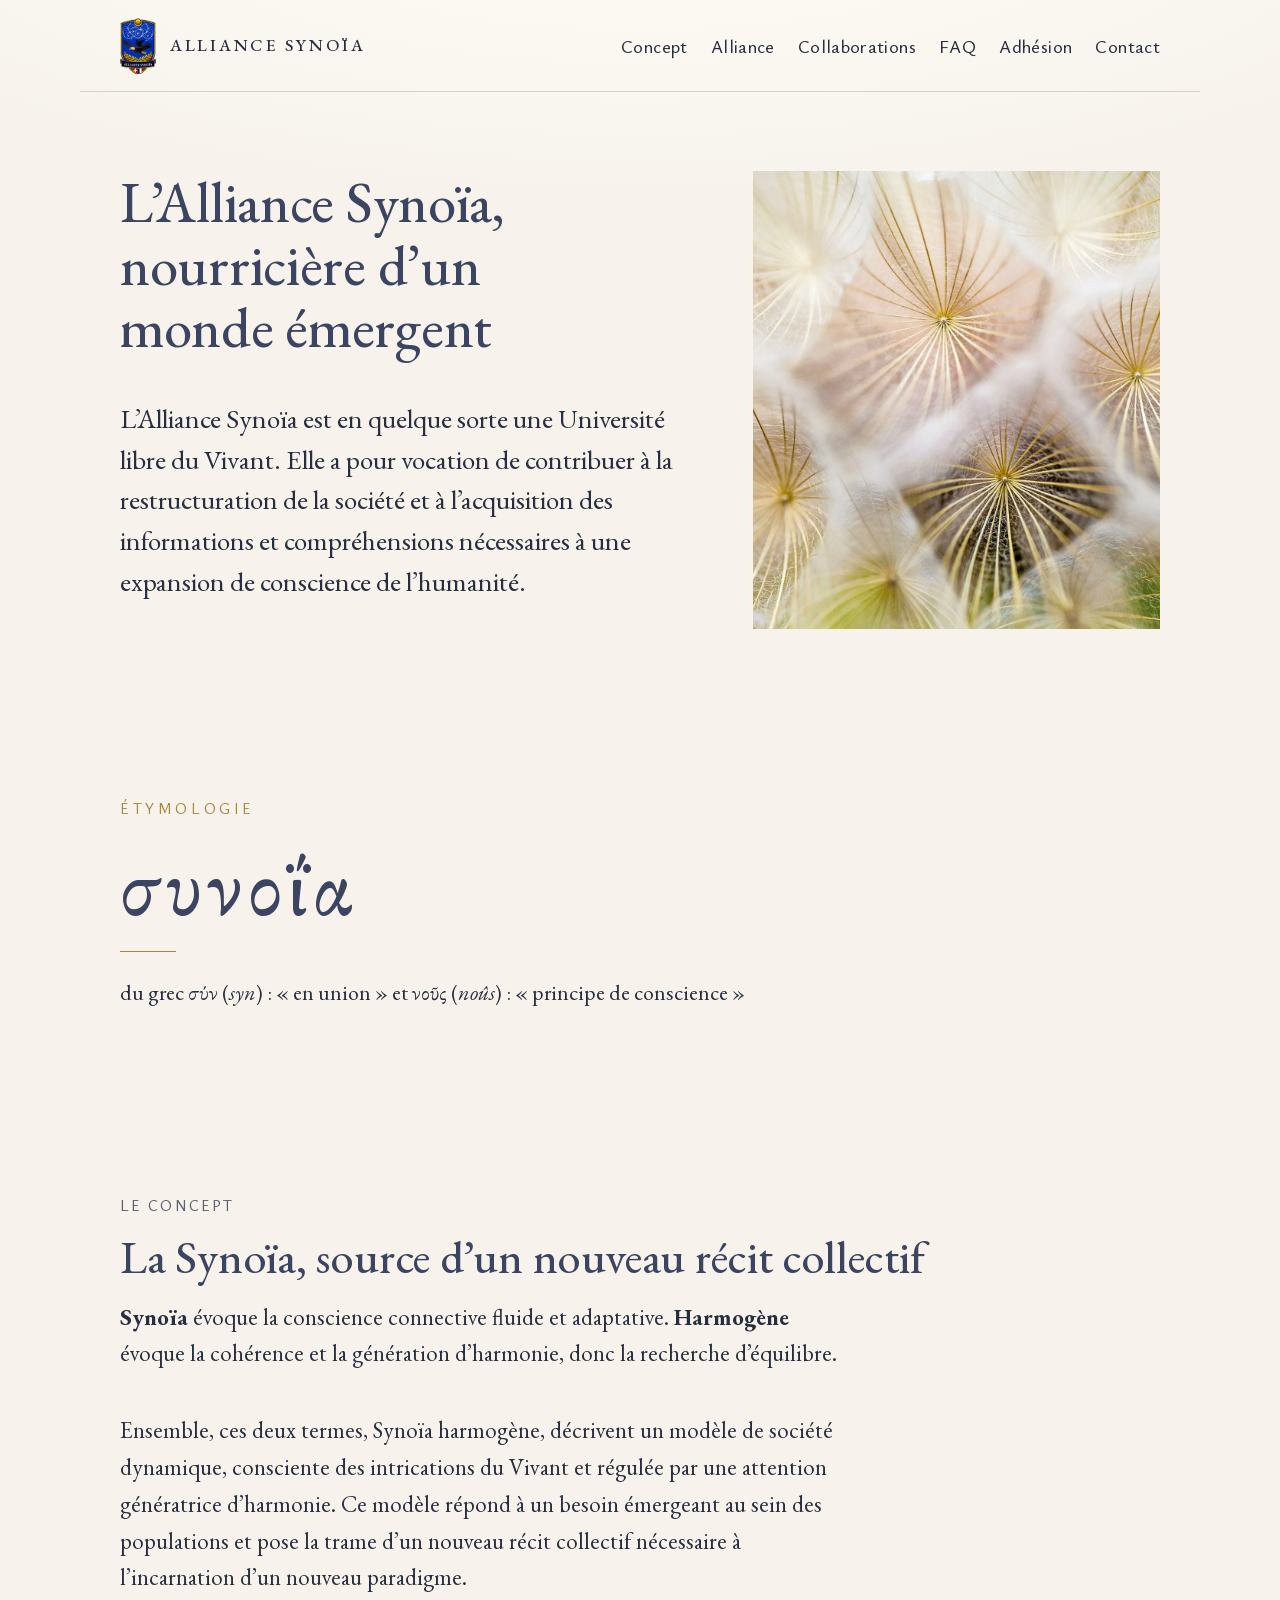
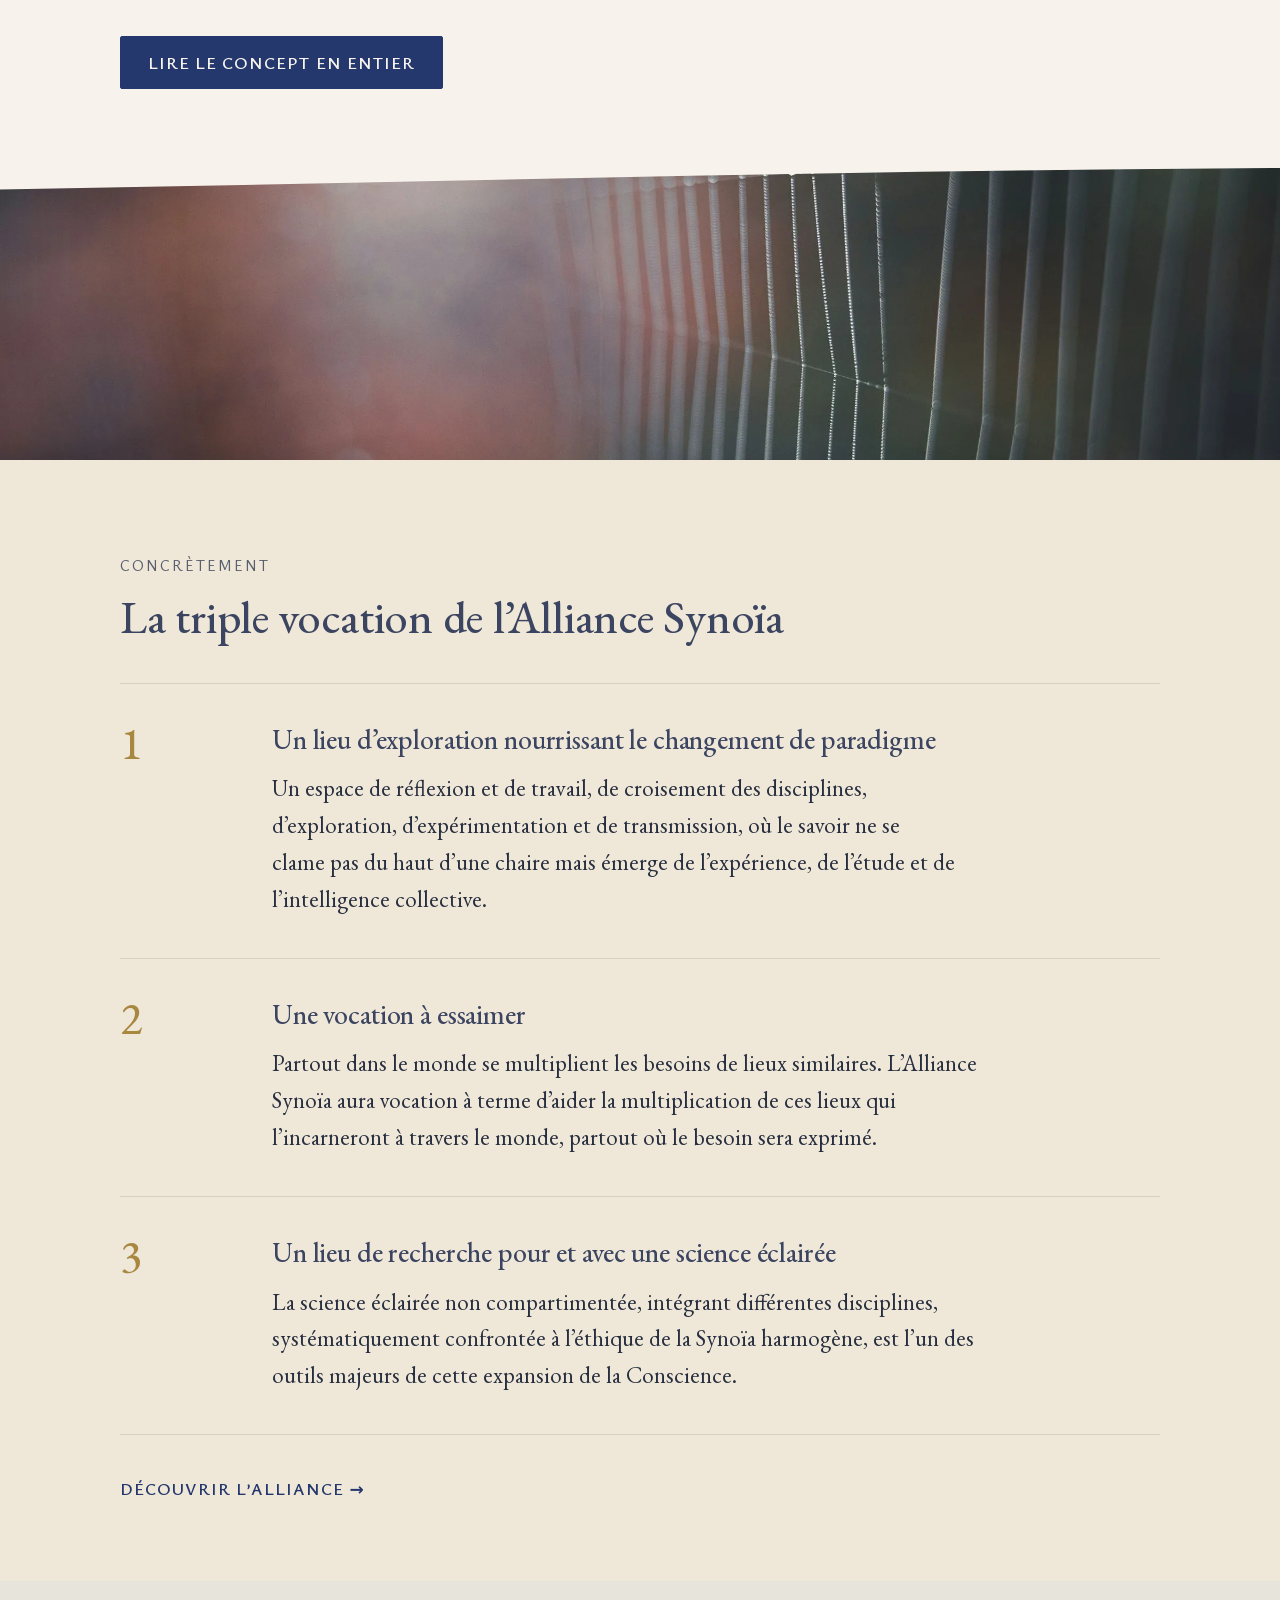
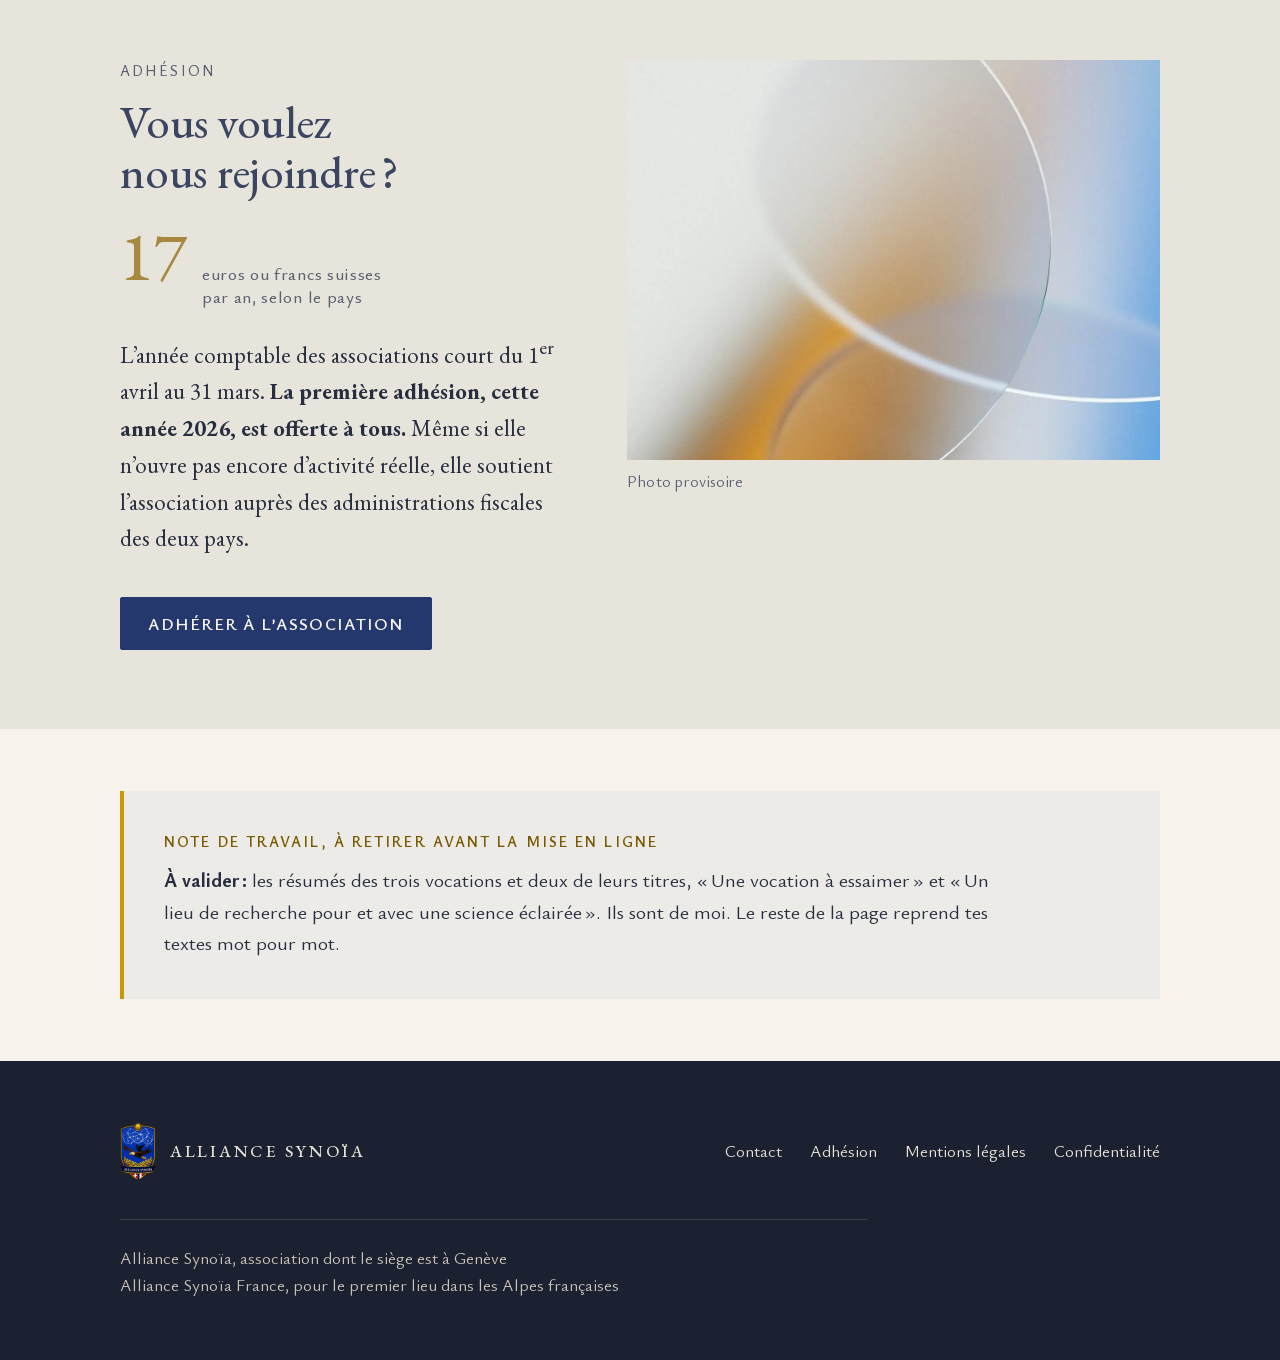
<file: index.html>
<!doctype html>
<html lang="fr">
<head>
<meta charset="utf-8">
<meta name="robots" content="noindex, nofollow">
<meta name="viewport" content="width=device-width, initial-scale=1">
<title>Accueil · Alliance Synoïa</title>
<meta name="description" content="L’Alliance Synoïa, une Université libre du Vivant. Un lieu d’exploration, de recherche et de convergence pour un nouveau récit collectif.">
<link rel="canonical" href="https://restitutio777.github.io/alliance-synoia-apercu/">

<!-- Für geteilte Links. Ohne das zeigen Messenger und soziale Netze nur
     die nackte Adresse; mit dem Bild ist der Verein wiedererkennbar. Die
     Adressen müssen absolut sein, relative Pfade werden dort nicht
     aufgelöst. Erzeugt wird das Bild von og.py. -->
<meta property="og:type" content="website">
<meta property="og:site_name" content="Alliance Synoïa">
<meta property="og:locale" content="fr_FR">
<meta property="og:url" content="https://restitutio777.github.io/alliance-synoia-apercu/">
<meta property="og:title" content="Accueil · Alliance Synoïa">
<meta property="og:description" content="L’Alliance Synoïa, une Université libre du Vivant. Un lieu d’exploration, de recherche et de convergence pour un nouveau récit collectif.">
<meta property="og:image" content="https://restitutio777.github.io/alliance-synoia-apercu/medien/og/partage.png">
<meta property="og:image:width" content="1200">
<meta property="og:image:height" content="630">
<meta property="og:image:alt" content="Alliance Synoïa — L’Alliance Synoïa, nourricière d’un monde émergent">
<meta name="twitter:card" content="summary_large_image">

<meta name="theme-color" content="#F7F3EC">
<link rel="icon" href="medien/wappen/blason-provisoire-160.png" type="image/png">
<link rel="apple-touch-icon" href="medien/wappen/blason-provisoire-160.png">
<link rel="preload" href="schriften/eb-garamond-normal-latin.woff2" as="font" type="font/woff2" crossorigin>
<link rel="preload" href="schriften/ysabeau-office-normal-latin.woff2" as="font" type="font/woff2" crossorigin>
<link rel="stylesheet" href="stil/schriften.css">
<link rel="stylesheet" href="stil/site.css">
<script src="skript/site.js"></script>
</head>
<body class="page-accueil">

<a class="saut" href="#contenu">Aller au contenu</a>

<header class="site-header wrap">
  <a class="marque" href="index.html">
    <img src="medien/wappen/blason-provisoire-160.png" width="104" height="160" alt="Blason de l’Alliance Synoïa">
    <span class="marque__nom">Alliance Synoïa</span>
  </a>
  <button class="nav-bascule" type="button" aria-expanded="false" aria-controls="nav-principale">
    <span class="nav-bascule__texte">Menu</span>
    <span class="nav-bascule__barres" aria-hidden="true"></span>
  </button>
  <nav class="nav" id="nav-principale" aria-label="Navigation principale">
    <ul>
      <li><a href="concept.html">Concept</a></li>
      <li><a href="alliance.html">Alliance</a></li>
      <li><a href="collaborations.html">Collaborations</a></li>
      <li><a href="faq.html">FAQ</a></li>
      <li><a href="adhesion.html">Adhésion</a></li>
      <li><a href="contact.html">Contact</a></li>
    </ul>
  </nav>
</header>


<main id="contenu">
<section class="hero wrap">
    <div class="hero__texte">
      <h1>L’Alliance Synoïa, nourricière d’un monde émergent</h1>
      <p class="chapeau">L’Alliance Synoïa est en quelque sorte une Université libre du Vivant. Elle a pour vocation de contribuer à la restructuration de la société et à l’acquisition des informations et compréhensions nécessaires à une expansion de conscience de l’humanité.</p>
    </div>
    <figure class="hero__image">
      <img src="medien/fotos/aigrettes.webp" width="1200" height="1200" alt="Aigrettes de graines en gros plan, reliées les unes aux autres">
    </figure>
  </section>

  <section class="etymologie">
    <div class="wrap etymologie__inner">
      <p class="label">Étymologie</p>
      <p class="grec" lang="grc">συνοΐα</p>
      <hr class="filet">
      <p class="etymologie__texte">du grec σύν (<i>syn</i>) : « en union » et νοῦς (<i>noûs</i>) : « principe de conscience »</p>
    </div>
  </section>

  <section class="section wrap">
    <div class="section__tete">
      <p class="label">Le concept</p>
      <h2>La Synoïa, source d’un nouveau récit collectif</h2>
      <p><b>Synoïa</b> évoque la conscience connective fluide et adaptative. <b>Harmogène</b> évoque la cohérence et la génération d’harmonie, donc la recherche d’équilibre.</p>
    </div>

    <div class="lecture">
      <p>Ensemble, ces deux termes, Synoïa harmogène, décrivent un modèle de société dynamique, consciente des intrications du Vivant et régulée par une attention génératrice d’harmonie. Ce modèle répond à un besoin émergeant au sein des populations et pose la trame d’un nouveau récit collectif nécessaire à l’incarnation d’un nouveau paradigme.</p>
      <p class="actions">
        <a class="bouton" href="concept.html">Lire le concept en entier</a>
      </p>
    </div>
  </section>

  <section class="bandeau">
    <figure>
      <img src="medien/fotos/trame.webp" width="2400" height="900" alt="Fils d’une toile tendus dans une lumière douce" loading="lazy">
    </figure>
  </section>

  <section class="section section--surface">
    <div class="wrap">
      <div class="section__tete">
        <p class="label">Concrètement</p>
        <h2>La triple vocation de l’Alliance Synoïa</h2>
      </div>

      <ol class="vocations">
        <li class="vocation">
          <p class="vocation__num">1</p>
          <div class="vocation__corps">
            <h3>Un lieu d’exploration nourrissant le changement de paradigme</h3>
            <p>Un espace de réflexion et de travail, de croisement des disciplines, d’exploration, d’expérimentation et de transmission, où le savoir ne se clame pas du haut d’une chaire mais émerge de l’expérience, de l’étude et de l’intelligence collective.</p>
          </div>
        </li>
        <li class="vocation">
          <p class="vocation__num">2</p>
          <div class="vocation__corps">
            <h3>Une vocation à essaimer</h3>
            <p>Partout dans le monde se multiplient les besoins de lieux similaires. L’Alliance Synoïa aura vocation à terme d’aider la multiplication de ces lieux qui l’incarneront à travers le monde, partout où le besoin sera exprimé.</p>
          </div>
        </li>
        <li class="vocation">
          <p class="vocation__num">3</p>
          <div class="vocation__corps">
            <h3>Un lieu de recherche pour et avec une science éclairée</h3>
            <p>La science éclairée non compartimentée, intégrant différentes disciplines, systématiquement confrontée à l’éthique de la Synoïa harmogène, est l’un des outils majeurs de cette expansion de la Conscience.</p>
          </div>
        </li>
      </ol>

      <p class="actions">
        <a class="lien-fleche" href="alliance.html">Découvrir l’Alliance</a>
      </p>
    </div>
  </section>

  <section class="section section--pierre">
    <div class="wrap adhesion">
      <div class="adhesion__texte">
        <p class="label">Adhésion</p>
        <h2>Vous voulez nous rejoindre&#8239;?</h2>
        <p class="montant"><span class="montant__chiffre">17</span><span class="montant__unite">euros ou francs suisses par an, selon le pays</span></p>
        <p>L’année comptable des associations court du 1<sup>er</sup> avril au 31 mars. <b>La première adhésion, cette année 2026, est offerte à tous.</b> Même si elle n’ouvre pas encore d’activité réelle, elle soutient l’association auprès des administrations fiscales des deux pays.</p>
        <p class="actions">
          <a class="bouton" href="adhesion.html">Adhérer à l’association</a>
        </p>
      </div>
      <figure>
        <img src="medien/fotos/cercle-de-verre.webp" width="1280" height="960" alt="Cercle de verre dans une lumière claire, reflets bleus et dorés" loading="lazy">
        <figcaption>Photo provisoire</figcaption>
      </figure>
    </div>
  </section>

  <!-- À RETIRER AVANT LA MISE EN LIGNE. Note de travail pour Frédéric. -->
  <section class="section--serre wrap">
    <div class="avis">
      <p class="label">Note de travail, à retirer avant la mise en ligne</p>
      <p><b>À valider&#8239;:</b> les résumés des trois vocations et deux de leurs titres, «&#8239;Une vocation à essaimer&#8239;» et «&#8239;Un lieu de recherche pour et avec une science éclairée&#8239;». Ils sont de moi. Le reste de la page reprend tes textes mot pour mot.</p>
    </div>
  </section>
</main>

<footer class="site-footer">
  <div class="wrap site-footer__inner">
    <div class="marque">
      <img src="medien/wappen/blason-provisoire-160.png" width="104" height="160" alt="">
      <span class="marque__nom">Alliance Synoïa</span>
    </div>
    <p class="site-footer__assoc">
      Alliance Synoïa, association dont le siège est à Genève<br>
      Alliance Synoïa France, pour le premier lieu dans les Alpes françaises
    </p>
    <nav aria-label="Liens du pied de page">
      <a href="contact.html">Contact</a>
      <a href="adhesion.html">Adhésion</a>
      <a href="mentions-legales.html">Mentions légales</a>
      <a href="confidentialite.html">Confidentialité</a>
    </nav>
  </div>
</footer>


</body>
</html>
</file>
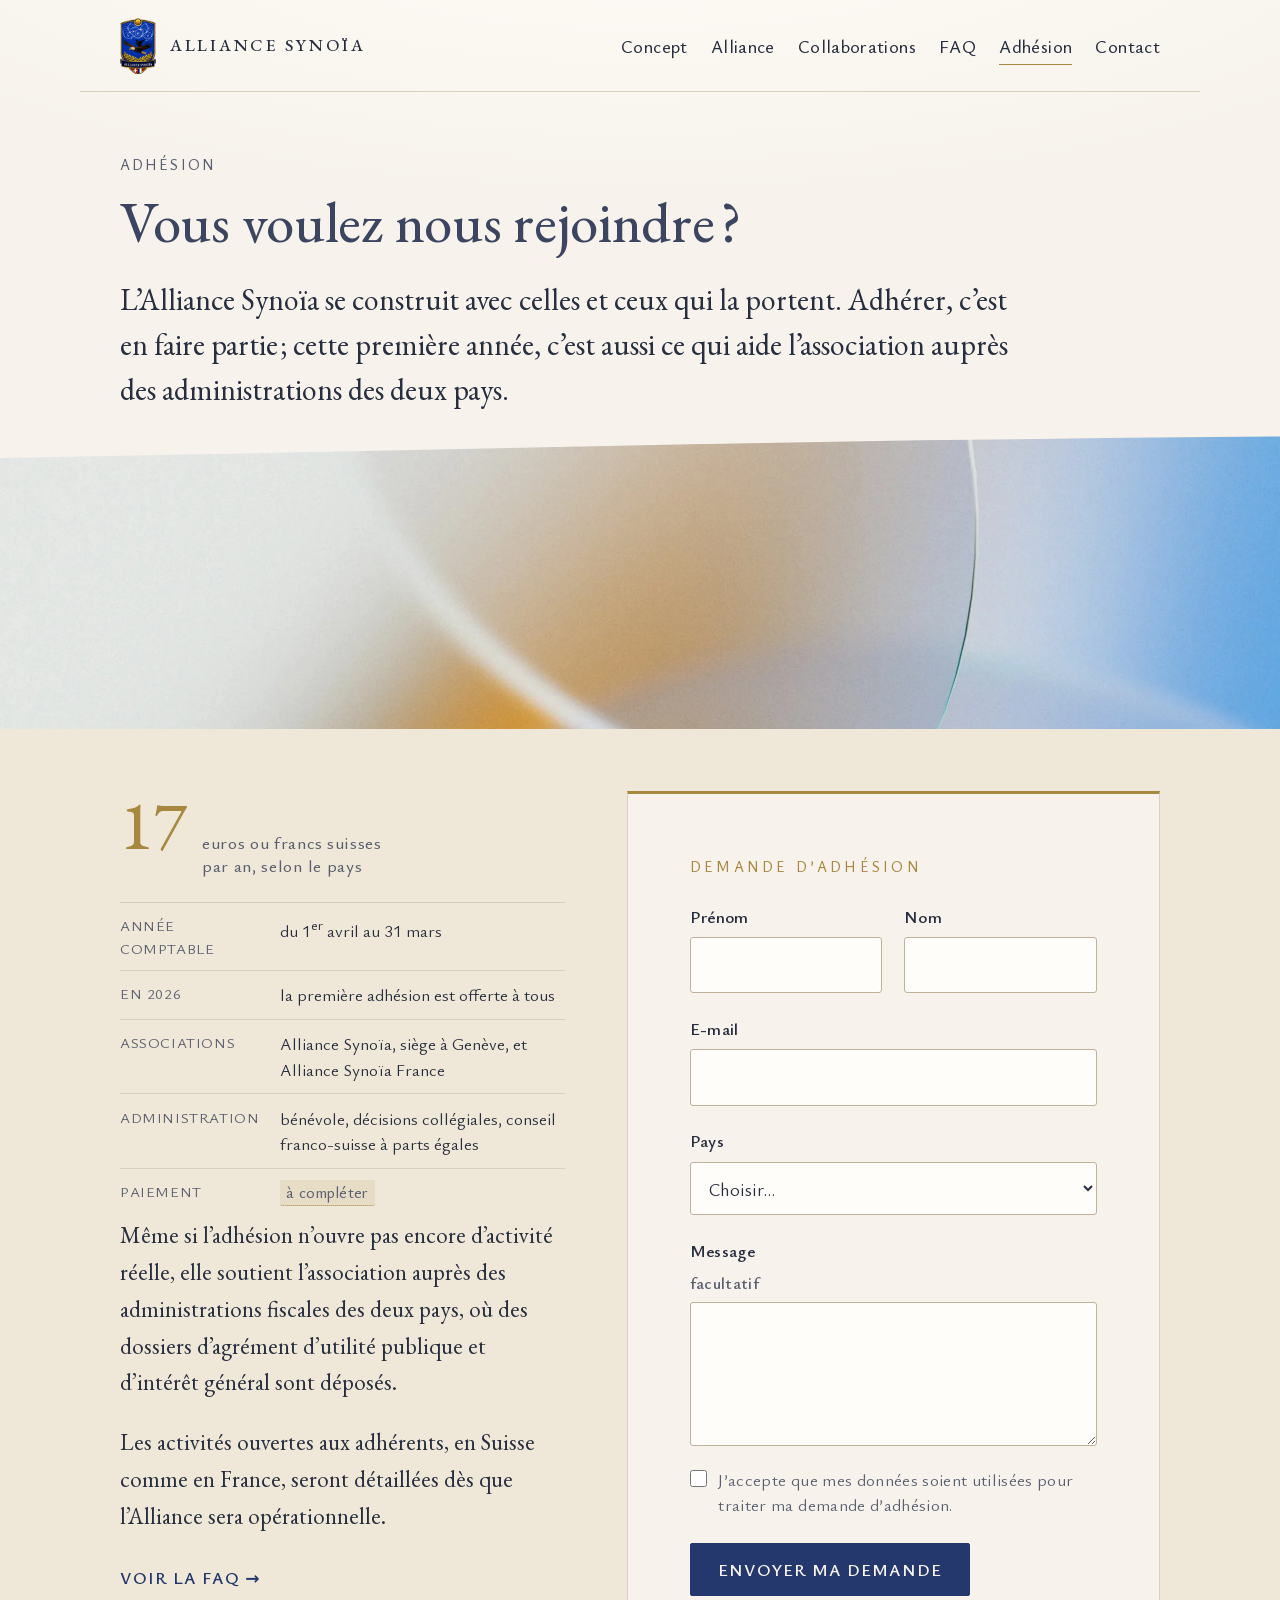
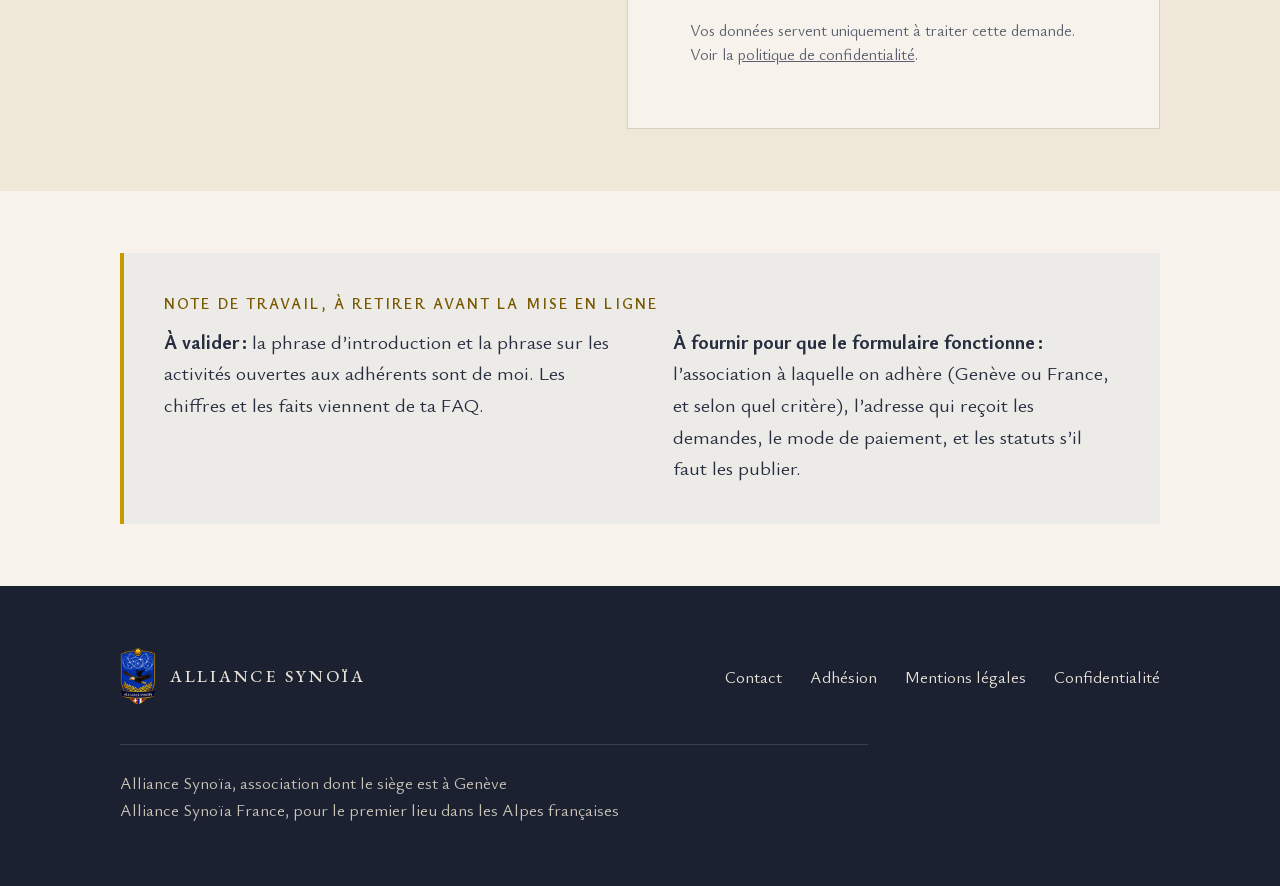
<file: adhesion.html>
<!doctype html>
<html lang="fr">
<head>
<meta charset="utf-8">
<meta name="robots" content="noindex, nofollow">
<meta name="viewport" content="width=device-width, initial-scale=1">
<title>Adhésion · Alliance Synoïa</title>
<meta name="description" content="Adhérer à l’Alliance Synoïa : 17 euros ou francs suisses par an. La première adhésion, en 2026, est offerte à tous.">
<link rel="canonical" href="https://restitutio777.github.io/alliance-synoia-apercu/adhesion.html">

<!-- Für geteilte Links. Ohne das zeigen Messenger und soziale Netze nur
     die nackte Adresse; mit dem Bild ist der Verein wiedererkennbar. Die
     Adressen müssen absolut sein, relative Pfade werden dort nicht
     aufgelöst. Erzeugt wird das Bild von og.py. -->
<meta property="og:type" content="website">
<meta property="og:site_name" content="Alliance Synoïa">
<meta property="og:locale" content="fr_FR">
<meta property="og:url" content="https://restitutio777.github.io/alliance-synoia-apercu/adhesion.html">
<meta property="og:title" content="Adhésion · Alliance Synoïa">
<meta property="og:description" content="Adhérer à l’Alliance Synoïa : 17 euros ou francs suisses par an. La première adhésion, en 2026, est offerte à tous.">
<meta property="og:image" content="https://restitutio777.github.io/alliance-synoia-apercu/medien/og/partage.png">
<meta property="og:image:width" content="1200">
<meta property="og:image:height" content="630">
<meta property="og:image:alt" content="Alliance Synoïa — L’Alliance Synoïa, nourricière d’un monde émergent">
<meta name="twitter:card" content="summary_large_image">

<meta name="theme-color" content="#F7F3EC">
<link rel="icon" href="medien/wappen/blason-provisoire-160.png" type="image/png">
<link rel="apple-touch-icon" href="medien/wappen/blason-provisoire-160.png">
<link rel="preload" href="schriften/eb-garamond-normal-latin.woff2" as="font" type="font/woff2" crossorigin>
<link rel="preload" href="schriften/ysabeau-office-normal-latin.woff2" as="font" type="font/woff2" crossorigin>
<link rel="stylesheet" href="stil/schriften.css">
<link rel="stylesheet" href="stil/site.css">
<script src="skript/site.js"></script>
</head>
<body class="page-adhesion">

<a class="saut" href="#contenu">Aller au contenu</a>

<header class="site-header wrap">
  <a class="marque" href="index.html">
    <img src="medien/wappen/blason-provisoire-160.png" width="104" height="160" alt="Blason de l’Alliance Synoïa">
    <span class="marque__nom">Alliance Synoïa</span>
  </a>
  <button class="nav-bascule" type="button" aria-expanded="false" aria-controls="nav-principale">
    <span class="nav-bascule__texte">Menu</span>
    <span class="nav-bascule__barres" aria-hidden="true"></span>
  </button>
  <nav class="nav" id="nav-principale" aria-label="Navigation principale">
    <ul>
      <li><a href="concept.html">Concept</a></li>
      <li><a href="alliance.html">Alliance</a></li>
      <li><a href="collaborations.html">Collaborations</a></li>
      <li><a href="faq.html">FAQ</a></li>
      <li><a href="adhesion.html" aria-current="page">Adhésion</a></li>
      <li><a href="contact.html">Contact</a></li>
    </ul>
  </nav>
</header>


<main id="contenu">
<section class="page-tete wrap">
    <p class="label">Adhésion</p>
    <h1>Vous voulez nous rejoindre&#8239;?</h1>
    <p class="chapeau">L’Alliance Synoïa se construit avec celles et ceux qui la portent. Adhérer, c’est en faire partie&#8239;; cette première année, c’est aussi ce qui aide l’association auprès des administrations des deux pays.</p>
  </section>

  <section class="bandeau">
    <figure>
      <img src="medien/fotos/cercle-de-verre-bande.webp" width="2400" height="900" alt="Cercle de verre dans une lumière claire, reflets bleus et dorés" loading="lazy">
    </figure>
  </section>

  <section class="section--serre section--surface">
    <div class="wrap adhesion">
      <div class="adhesion__texte">
        <p class="montant"><span class="montant__chiffre">17</span><span class="montant__unite">euros ou francs suisses par an, selon le pays</span></p>

        <ul class="faits">
          <li><span class="faits__cle">Année comptable</span><span>du 1<sup>er</sup> avril au 31 mars</span></li>
          <li><span class="faits__cle">En 2026</span><span>la première adhésion est offerte à tous</span></li>
          <li><span class="faits__cle">Associations</span><span>Alliance Synoïa, siège à Genève, et Alliance Synoïa France</span></li>
          <li><span class="faits__cle">Administration</span><span>bénévole, décisions collégiales, conseil franco-suisse à parts égales</span></li>
          <li><span class="faits__cle">Paiement</span><span class="a-completer">à compléter</span></li>
        </ul>

        <p>Même si l’adhésion n’ouvre pas encore d’activité réelle, elle soutient l’association auprès des administrations fiscales des deux pays, où des dossiers d’agrément d’utilité publique et d’intérêt général sont déposés.</p>
        <p>Les activités ouvertes aux adhérents, en Suisse comme en France, seront détaillées dès que l’Alliance sera opérationnelle.</p>
        <p><a class="lien-fleche" href="faq.html#adherer">Voir la FAQ</a></p>
      </div>

      <form class="formulaire" action="#" method="post">
        <p class="label">Demande d’adhésion</p>
        <input type="hidden" name="formulaire" value="adhesion">
        <!-- Zeitstempel für die Spamabwehr. Er wird von skript/site.js
             gesetzt; ohne JavaScript bleibt er leer und die Prüfung
             entfällt, statt den Besucher auszusperren. -->
        <input type="hidden" name="jeton" value="">
        <!-- Honigtopf: ein Feld, das kein Mensch sieht und kein Mensch
             ausfüllt. Wer es ausfüllt, ist ein Skript. Kein CAPTCHA —
             das sperrt Menschen aus, die schlecht sehen. -->
        <p class="leurre" aria-hidden="true"><label>Ne pas remplir ce champ <input type="text" name="site" tabindex="-1" autocomplete="off"></label></p>
        <div class="champs-2">
          <label>Prénom <input type="text" name="prenom" autocomplete="given-name" required></label>
          <label>Nom <input type="text" name="nom" autocomplete="family-name" required></label>
        </div>
        <label>E-mail <input type="email" name="email" autocomplete="email" required></label>
        <label>Pays
          <select name="pays" required>
            <option value="">Choisir…</option>
            <option>Suisse</option>
            <option>France</option>
            <option>Autre pays</option>
          </select>
        </label>
        <label>Message <span class="formulaire__note">facultatif</span>
          <textarea name="message" rows="4"></textarea>
        </label>
        <label class="case"><input type="checkbox" name="consentement" required> <span>J’accepte que mes données soient utilisées pour traiter ma demande d’adhésion.</span></label>
        <button class="bouton" type="submit">Envoyer ma demande</button>
        <p class="formulaire__note">Vos données servent uniquement à traiter cette demande. Voir la <a href="confidentialite.html">politique de confidentialité</a>.</p>
      </form>
    </div>
  </section>

  <!-- À RETIRER AVANT LA MISE EN LIGNE. Note de travail pour Frédéric. -->
  <section class="section--serre wrap">
    <div class="avis">
      <p class="label">Note de travail, à retirer avant la mise en ligne</p>
      <p><b>À valider&#8239;:</b> la phrase d’introduction et la phrase sur les activités ouvertes aux adhérents sont de moi. Les chiffres et les faits viennent de ta FAQ.</p>
      <p><b>À fournir pour que le formulaire fonctionne&#8239;:</b> l’association à laquelle on adhère (Genève ou France, et selon quel critère), l’adresse qui reçoit les demandes, le mode de paiement, et les statuts s’il faut les publier.</p>
    </div>
  </section>
</main>

<footer class="site-footer">
  <div class="wrap site-footer__inner">
    <div class="marque">
      <img src="medien/wappen/blason-provisoire-160.png" width="104" height="160" alt="">
      <span class="marque__nom">Alliance Synoïa</span>
    </div>
    <p class="site-footer__assoc">
      Alliance Synoïa, association dont le siège est à Genève<br>
      Alliance Synoïa France, pour le premier lieu dans les Alpes françaises
    </p>
    <nav aria-label="Liens du pied de page">
      <a href="contact.html">Contact</a>
      <a href="adhesion.html">Adhésion</a>
      <a href="mentions-legales.html">Mentions légales</a>
      <a href="confidentialite.html">Confidentialité</a>
    </nav>
  </div>
</footer>


</body>
</html>
</file>
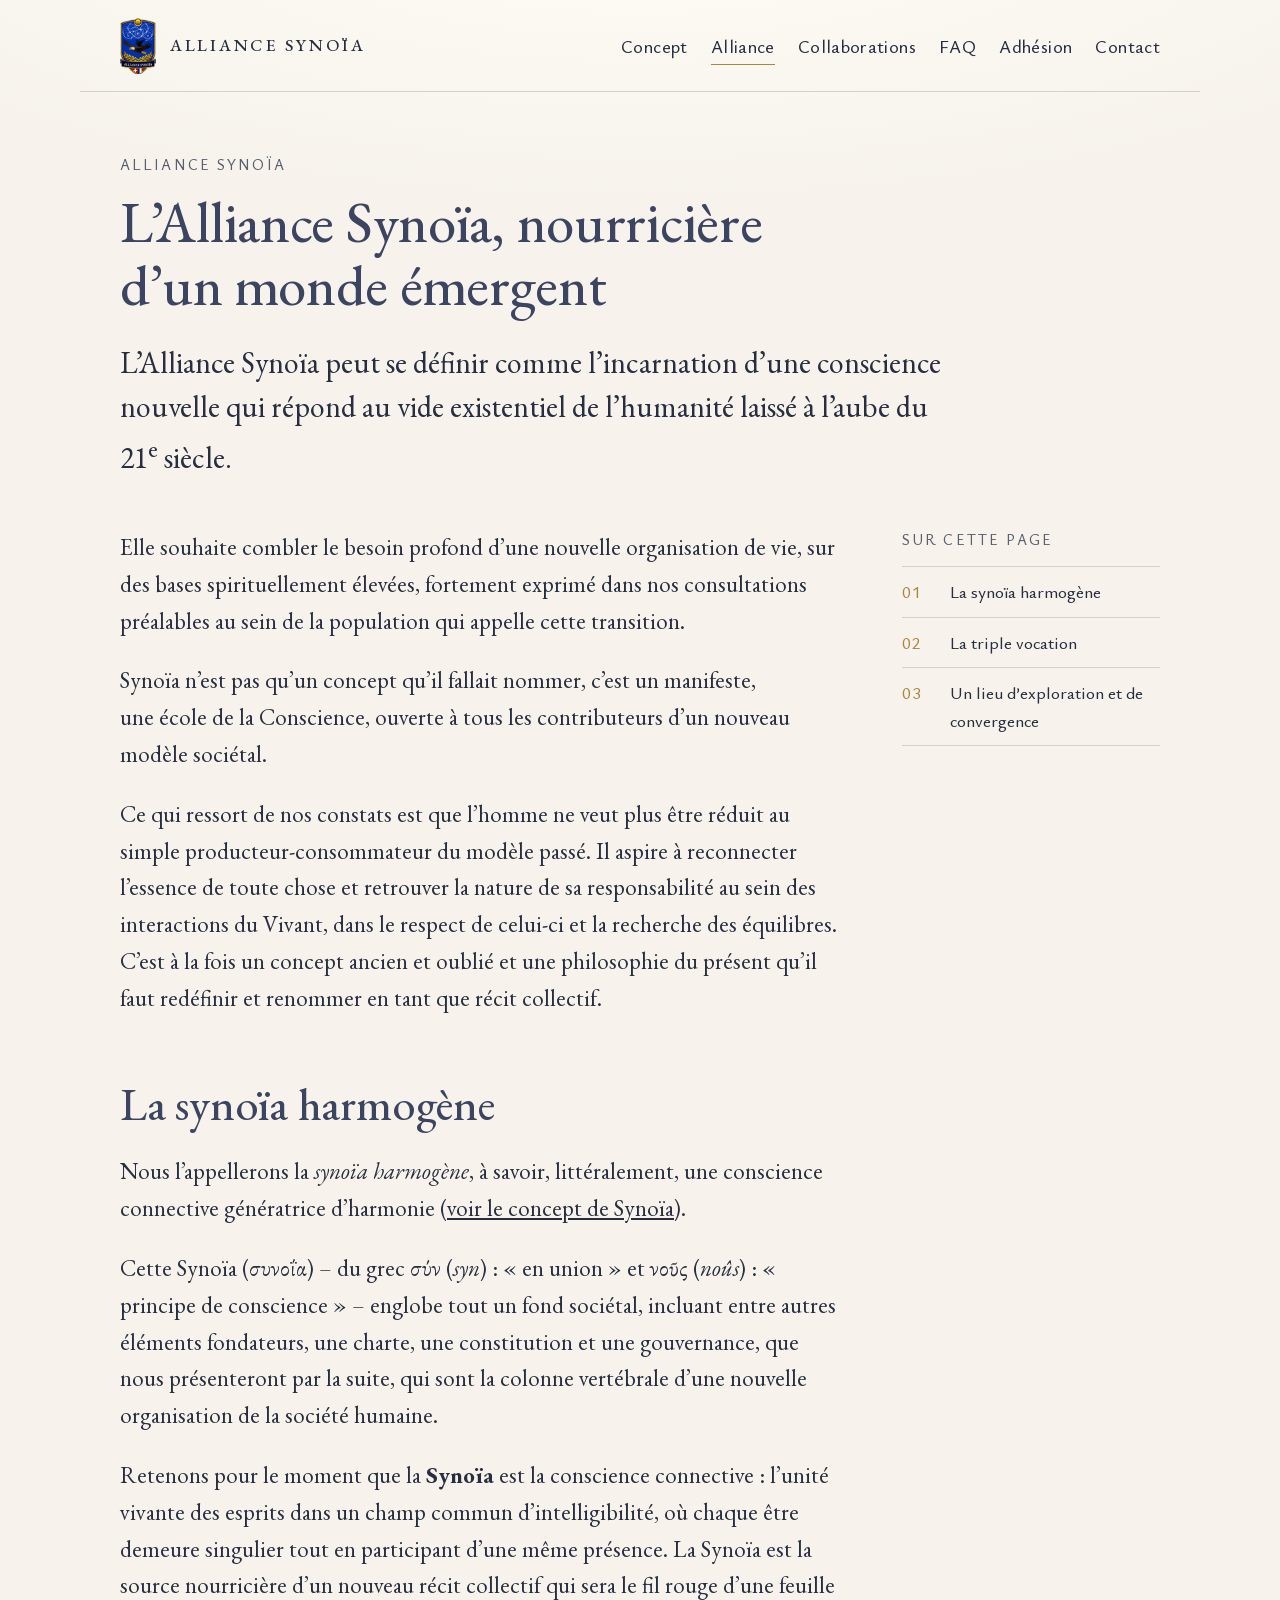
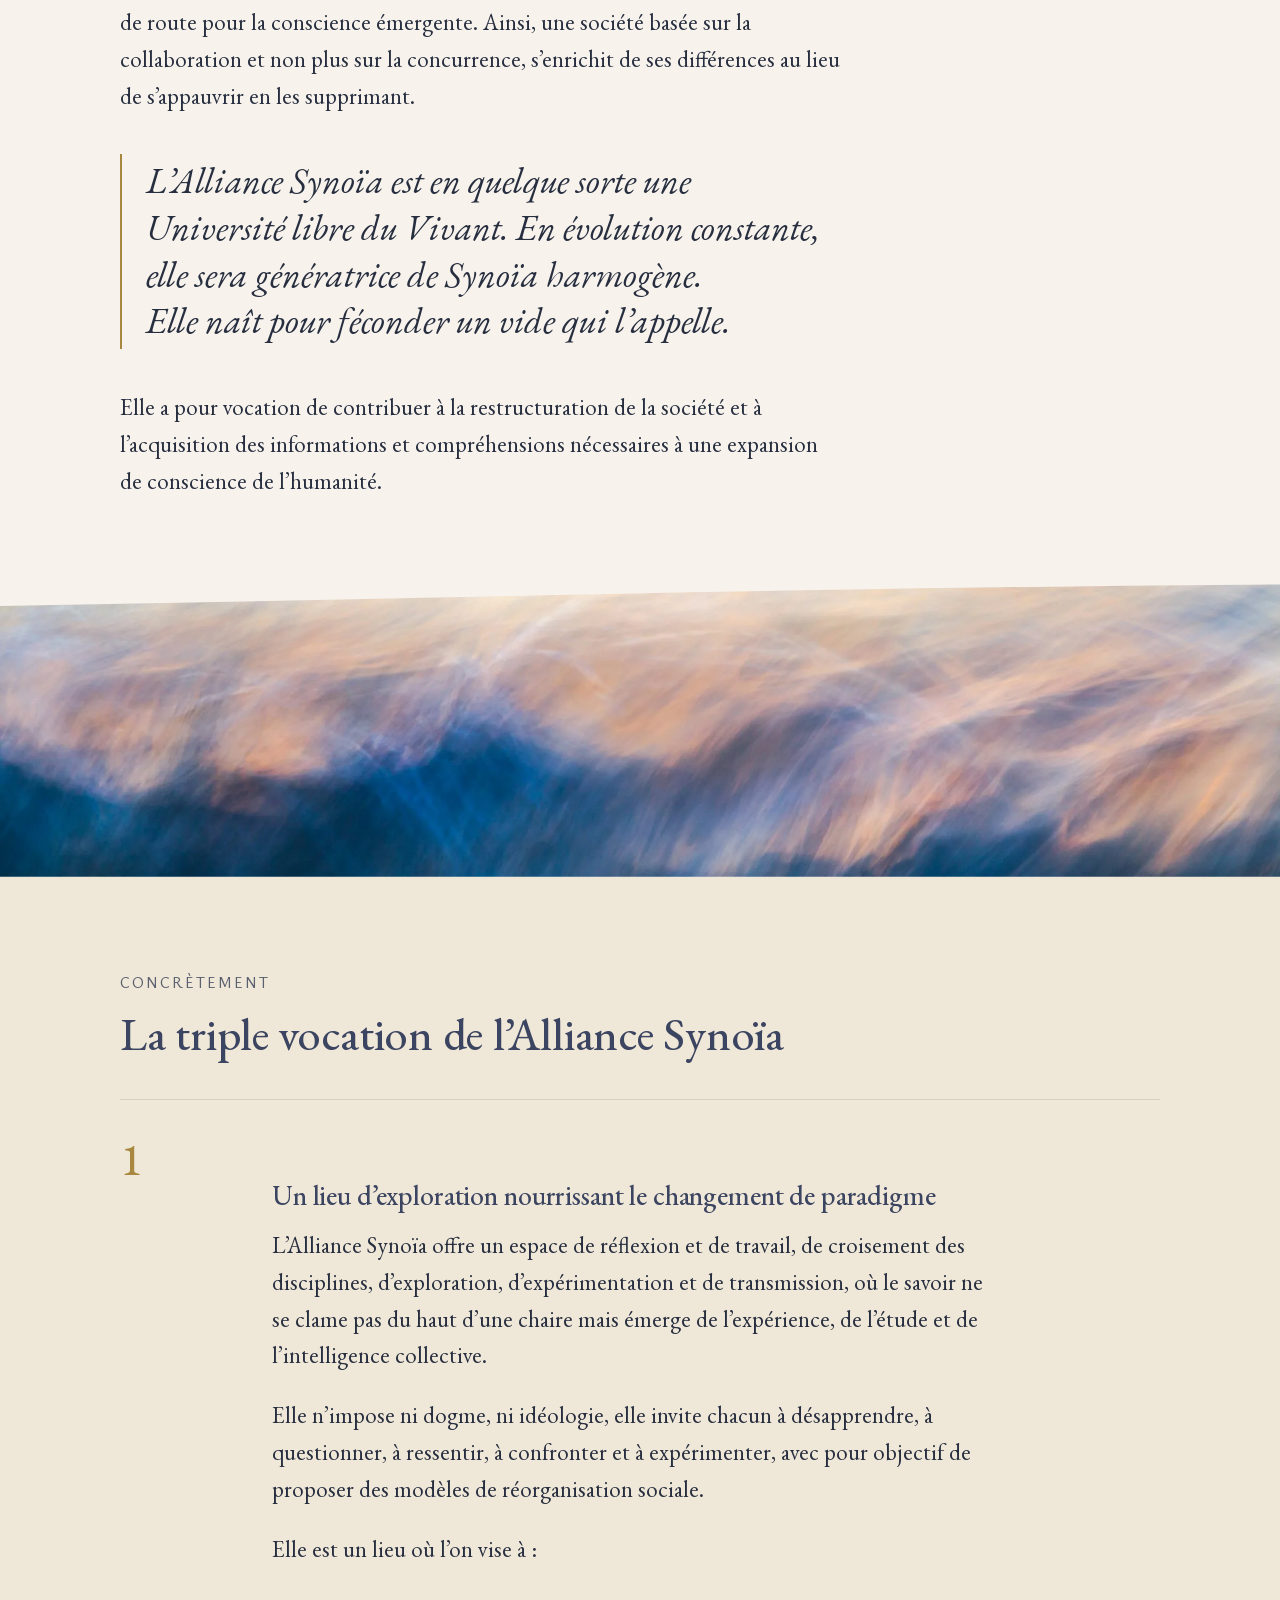
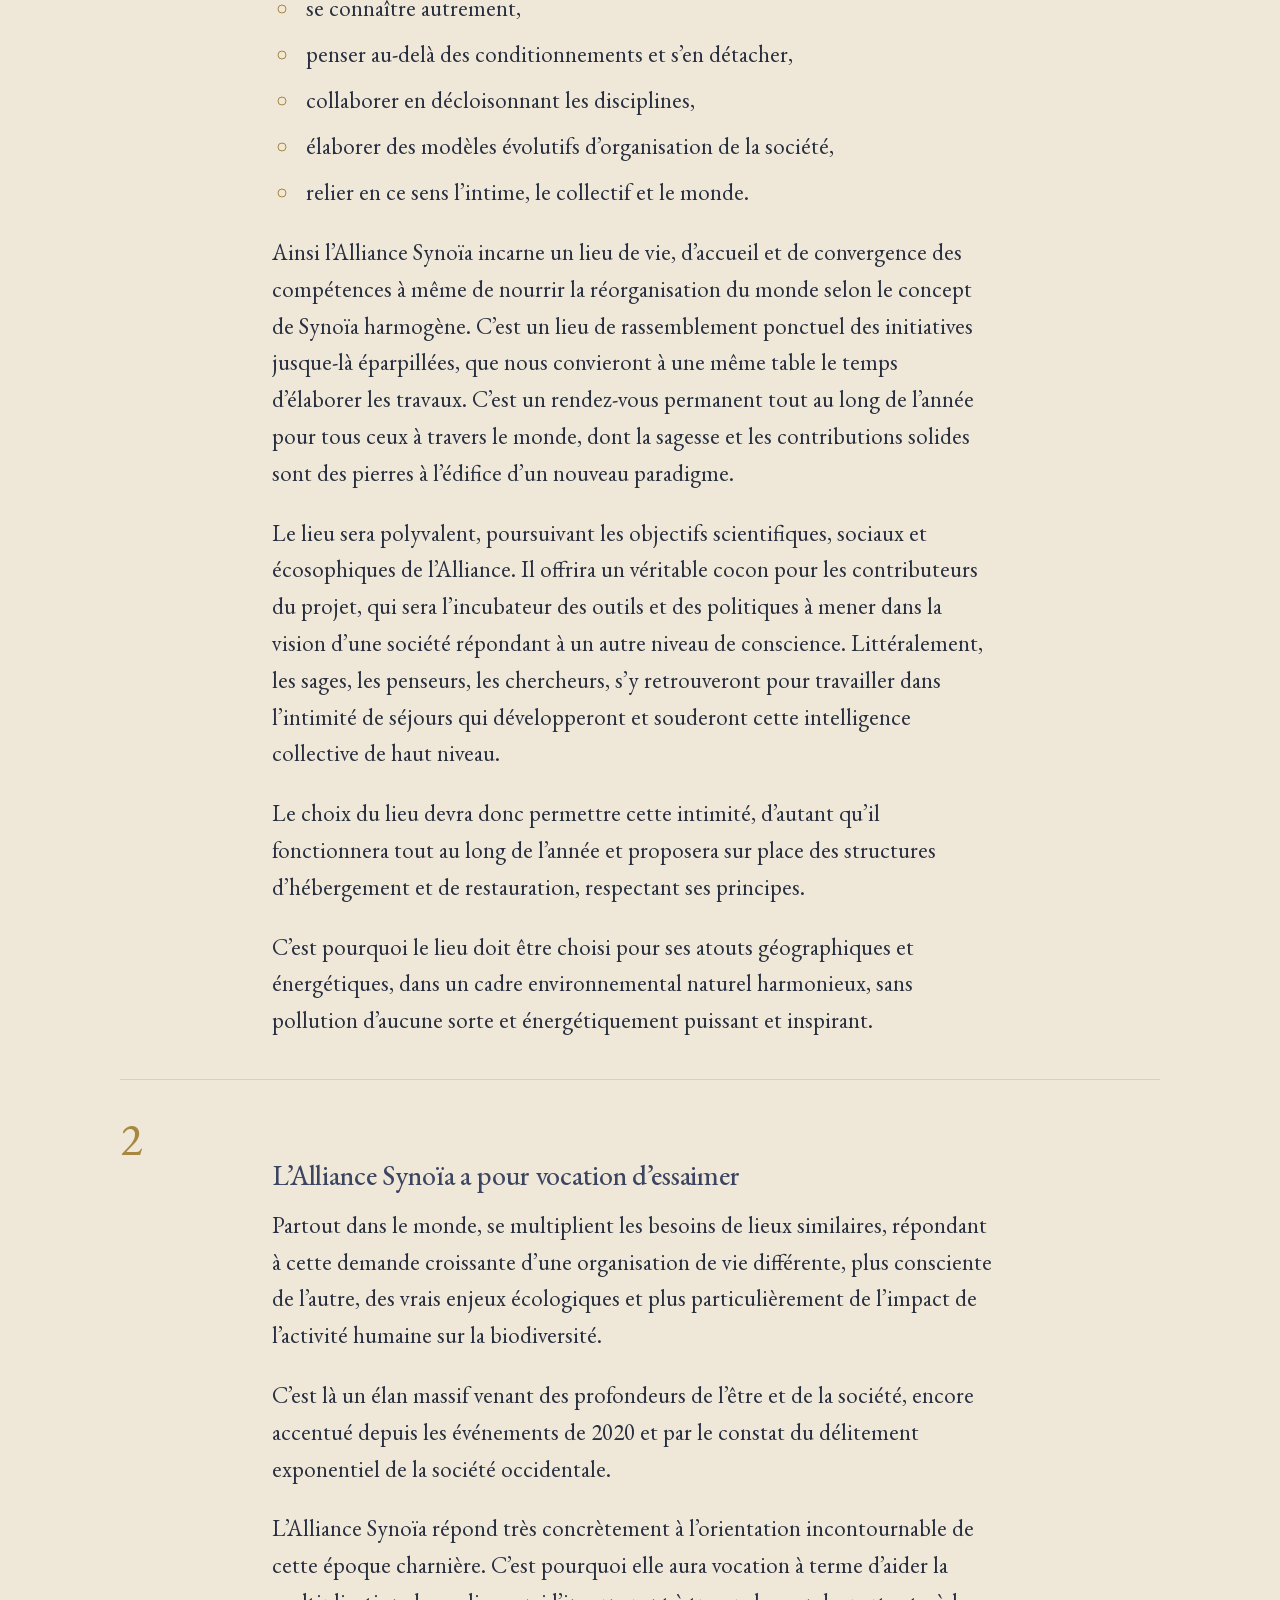
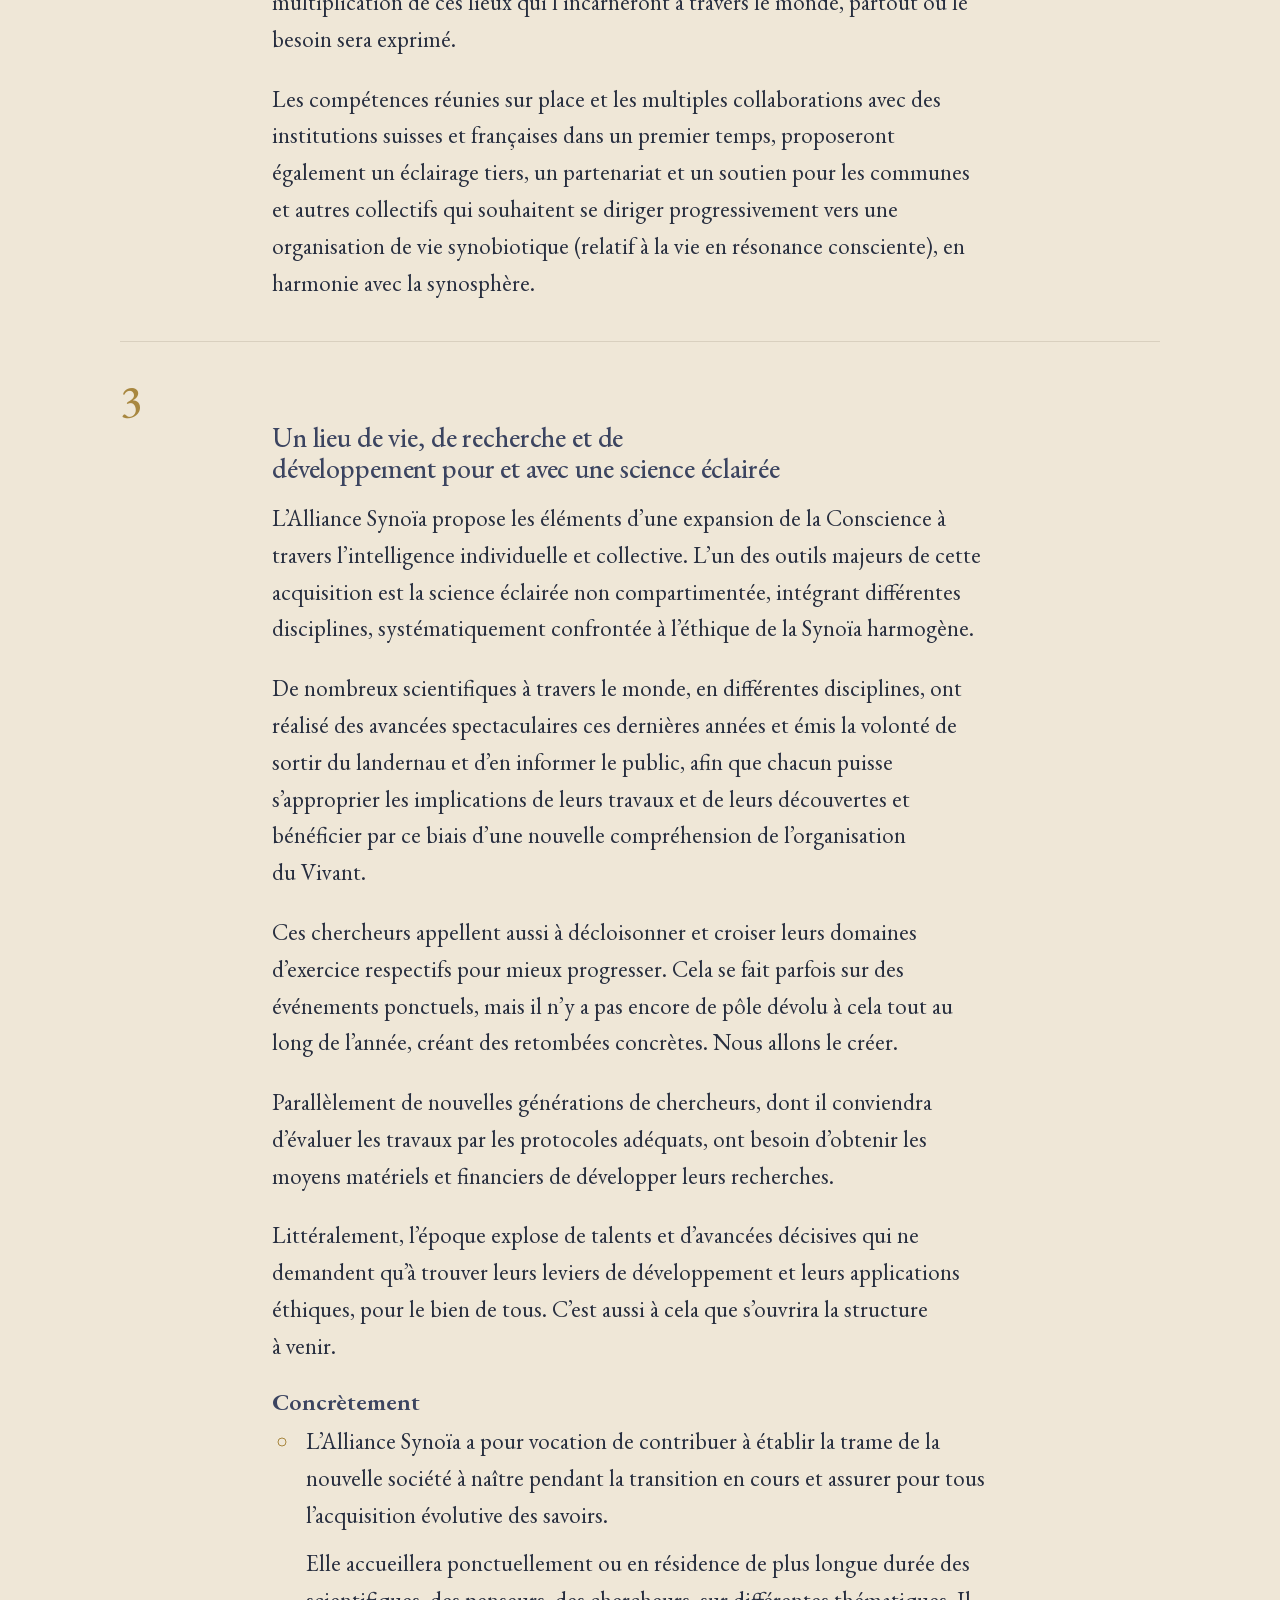
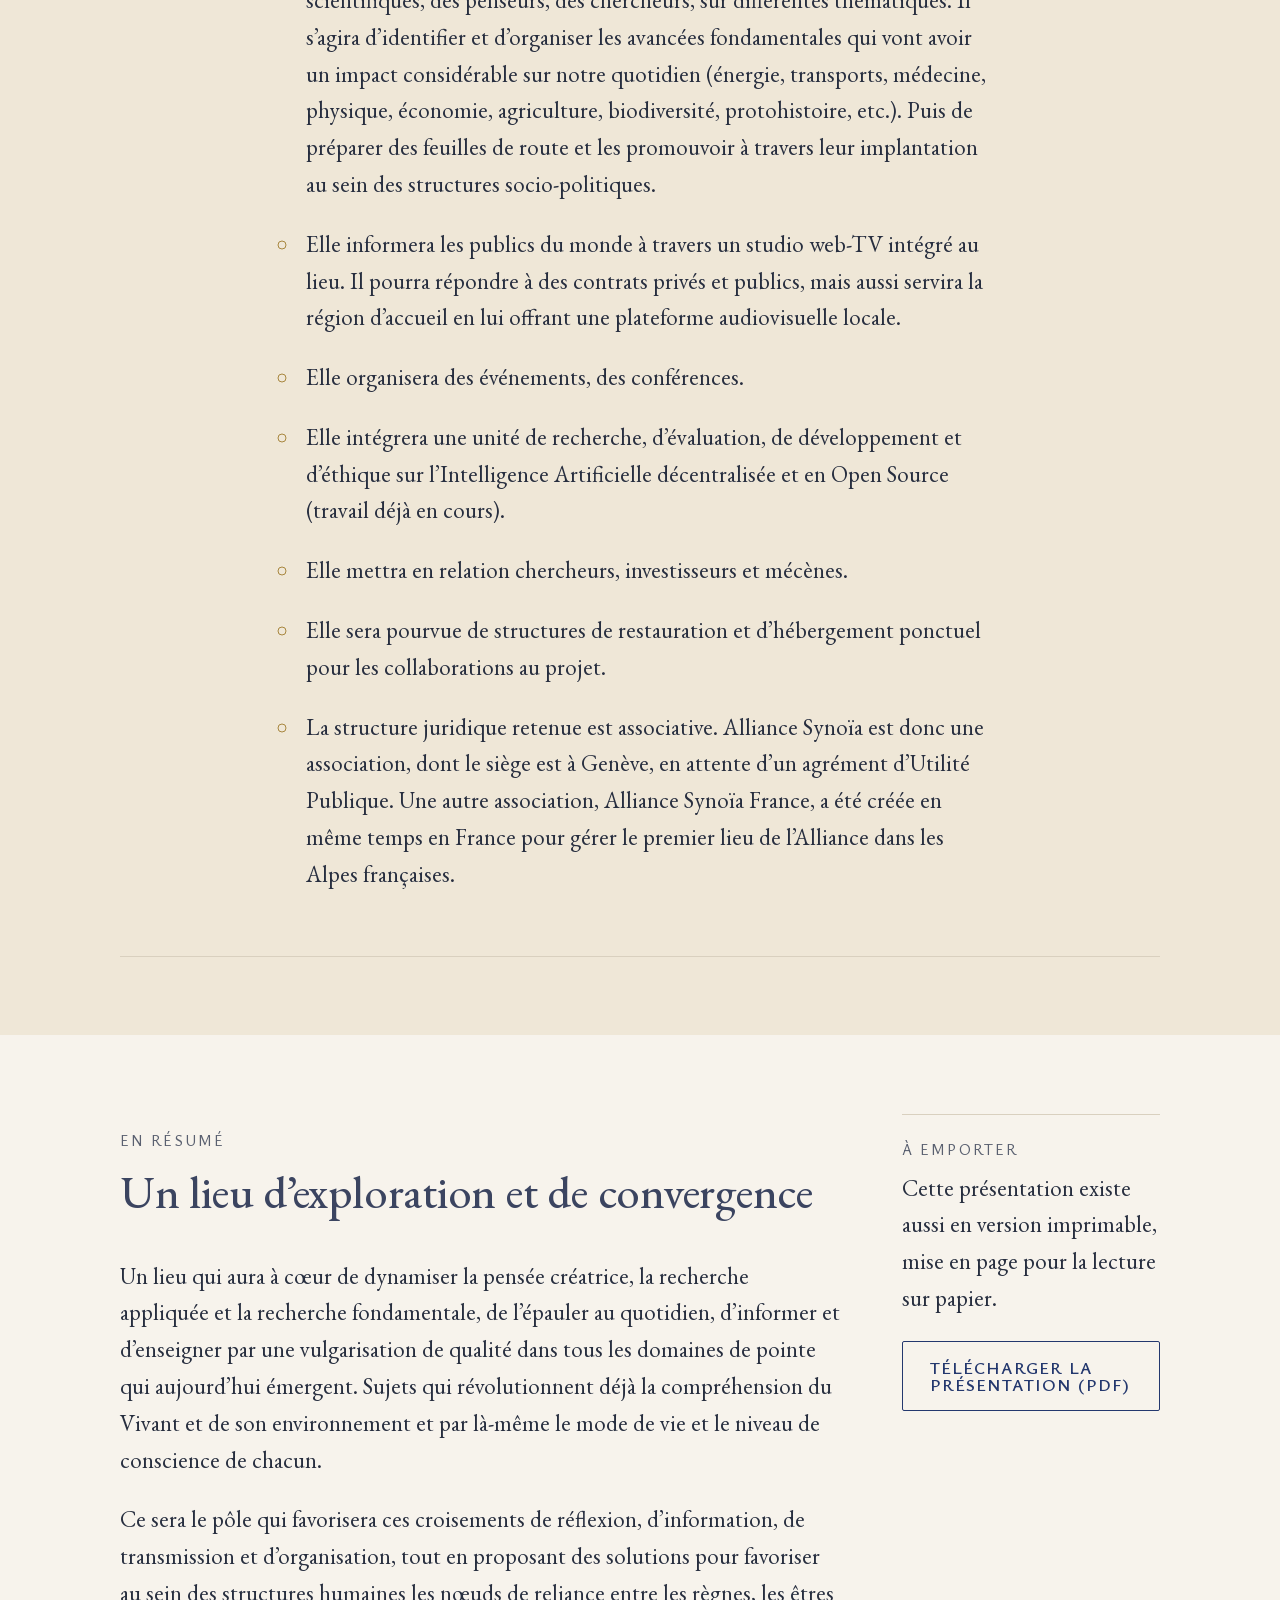
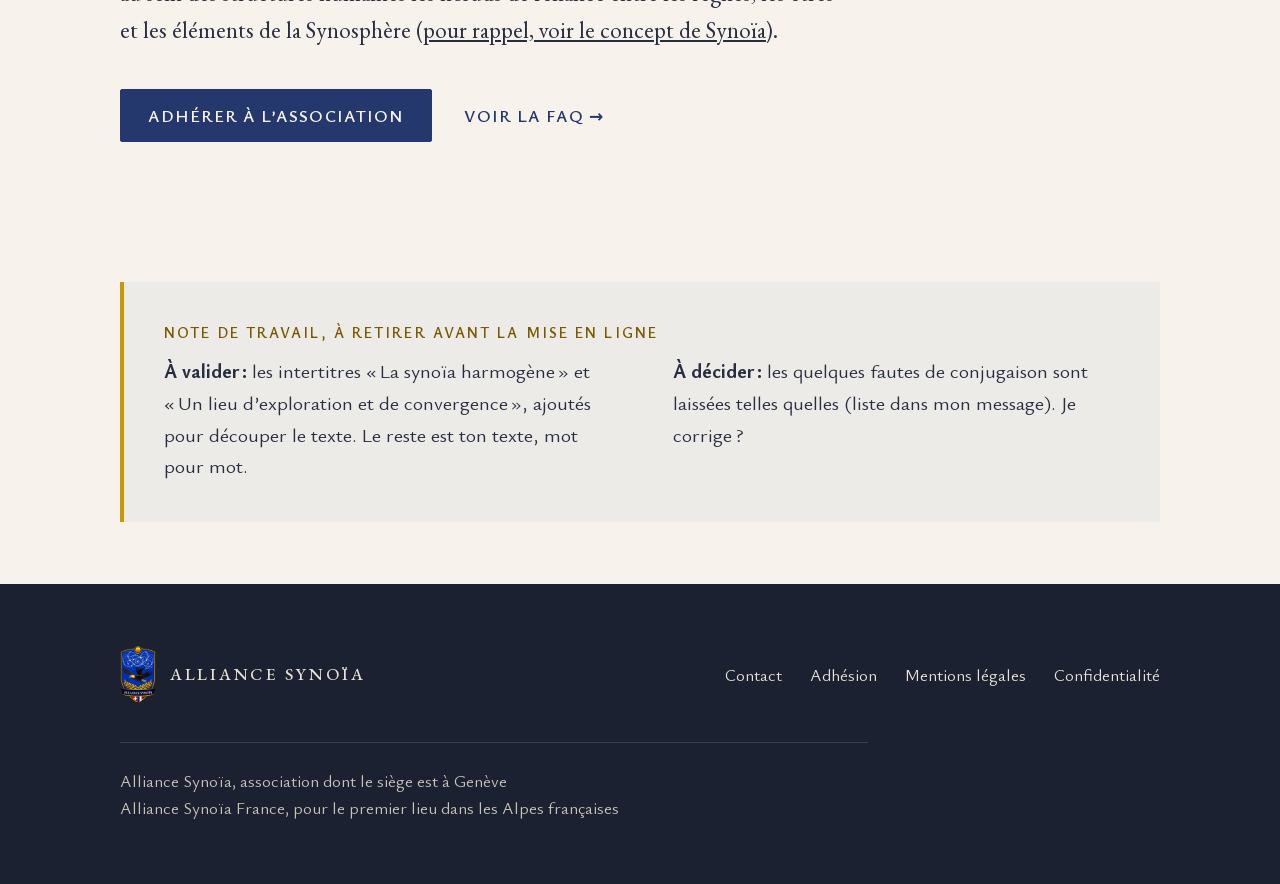
<file: alliance.html>
<!doctype html>
<html lang="fr">
<head>
<meta charset="utf-8">
<meta name="robots" content="noindex, nofollow">
<meta name="viewport" content="width=device-width, initial-scale=1">
<title>Alliance Synoïa · Alliance Synoïa</title>
<meta name="description" content="L’Alliance Synoïa, une Université libre du Vivant : un lieu d’exploration, une vocation à essaimer, un lieu de recherche pour et avec une science éclairée.">
<link rel="canonical" href="https://restitutio777.github.io/alliance-synoia-apercu/alliance.html">

<!-- Für geteilte Links. Ohne das zeigen Messenger und soziale Netze nur
     die nackte Adresse; mit dem Bild ist der Verein wiedererkennbar. Die
     Adressen müssen absolut sein, relative Pfade werden dort nicht
     aufgelöst. Erzeugt wird das Bild von og.py. -->
<meta property="og:type" content="website">
<meta property="og:site_name" content="Alliance Synoïa">
<meta property="og:locale" content="fr_FR">
<meta property="og:url" content="https://restitutio777.github.io/alliance-synoia-apercu/alliance.html">
<meta property="og:title" content="Alliance Synoïa · Alliance Synoïa">
<meta property="og:description" content="L’Alliance Synoïa, une Université libre du Vivant : un lieu d’exploration, une vocation à essaimer, un lieu de recherche pour et avec une science éclairée.">
<meta property="og:image" content="https://restitutio777.github.io/alliance-synoia-apercu/medien/og/partage.png">
<meta property="og:image:width" content="1200">
<meta property="og:image:height" content="630">
<meta property="og:image:alt" content="Alliance Synoïa — L’Alliance Synoïa, nourricière d’un monde émergent">
<meta name="twitter:card" content="summary_large_image">

<meta name="theme-color" content="#F7F3EC">
<link rel="icon" href="medien/wappen/blason-provisoire-160.png" type="image/png">
<link rel="apple-touch-icon" href="medien/wappen/blason-provisoire-160.png">
<link rel="preload" href="schriften/eb-garamond-normal-latin.woff2" as="font" type="font/woff2" crossorigin>
<link rel="preload" href="schriften/ysabeau-office-normal-latin.woff2" as="font" type="font/woff2" crossorigin>
<link rel="stylesheet" href="stil/schriften.css">
<link rel="stylesheet" href="stil/site.css">
<script src="skript/site.js"></script>
</head>
<body class="page-alliance">

<a class="saut" href="#contenu">Aller au contenu</a>

<header class="site-header wrap">
  <a class="marque" href="index.html">
    <img src="medien/wappen/blason-provisoire-160.png" width="104" height="160" alt="Blason de l’Alliance Synoïa">
    <span class="marque__nom">Alliance Synoïa</span>
  </a>
  <button class="nav-bascule" type="button" aria-expanded="false" aria-controls="nav-principale">
    <span class="nav-bascule__texte">Menu</span>
    <span class="nav-bascule__barres" aria-hidden="true"></span>
  </button>
  <nav class="nav" id="nav-principale" aria-label="Navigation principale">
    <ul>
      <li><a href="concept.html">Concept</a></li>
      <li><a href="alliance.html" aria-current="page">Alliance</a></li>
      <li><a href="collaborations.html">Collaborations</a></li>
      <li><a href="faq.html">FAQ</a></li>
      <li><a href="adhesion.html">Adhésion</a></li>
      <li><a href="contact.html">Contact</a></li>
    </ul>
  </nav>
</header>


<main id="contenu">
<section class="page-tete wrap">
    <p class="label">Alliance Synoïa</p>
    <h1>L’Alliance Synoïa, nourricière d’un monde émergent</h1>
    <p class="chapeau">L’Alliance Synoïa peut se définir comme l’incarnation d’une conscience nouvelle qui répond au vide existentiel de l’humanité laissé à l’aube du 21<sup>e</sup> siècle.</p>
  </section>

  <section class="section--serre wrap avec-marge">
    <nav class="sommaire marge" aria-labelledby="sommaire-titre">
      <p class="label" id="sommaire-titre">Sur cette page</p>
      <ol>
        <li><a href="#synoia-harmogene">La synoïa harmogène</a></li>
        <li><a href="#vocations">La triple vocation</a></li>
        <li><a href="#convergence">Un lieu d’exploration et de convergence</a></li>
      </ol>
    </nav>
    <div class="lecture article">
      <p>Elle souhaite combler le besoin profond d’une nouvelle organisation de vie, sur des bases spirituellement élevées, fortement exprimé dans nos consultations préalables au sein de la population qui appelle cette transition.</p>
      <p>Synoïa n’est pas qu’un concept qu’il fallait nommer, c’est un manifeste, une école de la Conscience, ouverte à tous les contributeurs d’un nouveau modèle sociétal.</p>
      <p>Ce qui ressort de nos constats est que l’homme ne veut plus être réduit au simple producteur-consommateur du modèle passé. Il aspire à reconnecter l’essence de toute chose et retrouver la nature de sa responsabilité au sein des interactions du Vivant, dans le respect de celui-ci et la recherche des équilibres. C’est à la fois un concept ancien et oublié et une philosophie du présent qu’il faut redéfinir et renommer en tant que récit collectif.</p>

      <h2 id="synoia-harmogene">La synoïa harmogène</h2>
      <p>Nous l’appellerons la <i>synoïa harmogène</i>, à savoir, littéralement, une conscience connective génératrice d’harmonie (<a href="concept.html">voir le concept de Synoïa</a>).</p>
      <p>Cette Synoïa (<span lang="grc">συνοΐα</span>) – du grec <span lang="grc">σύν</span> (<i>syn</i>) : « en union » et <span lang="grc">νοῦς</span> (<i>noûs</i>) : « principe de conscience » – englobe tout un fond sociétal, incluant entre autres éléments fondateurs, une charte, une constitution et une gouvernance, que nous présenteront par la suite, qui sont la colonne vertébrale d’une nouvelle organisation de la société humaine.</p>
      <p>Retenons pour le moment que la <b>Synoïa</b> est la conscience connective : l’unité vivante des esprits dans un champ commun d’intelligibilité, où chaque être demeure singulier tout en participant d’une même présence. La Synoïa est la source nourricière d’un nouveau récit collectif qui sera le fil rouge d’une feuille de route pour la conscience émergente. Ainsi, une société basée sur la collaboration et non plus sur la concurrence, s’enrichit de ses différences au lieu de s’appauvrir en les supprimant.</p>

      <blockquote class="citation">
        <p>L’Alliance Synoïa est en quelque sorte une Université libre du Vivant. En évolution constante, elle sera génératrice de Synoïa harmogène. Elle naît pour féconder un vide qui l’appelle.</p>
      </blockquote>

      <p>Elle a pour vocation de contribuer à la restructuration de la société et à l’acquisition des informations et compréhensions nécessaires à une expansion de conscience de l’humanité.</p>
    </div>
  </section>

  <section class="bandeau">
    <figure>
      <img src="medien/fotos/vague-lumiere.webp" width="2400" height="900" alt="Vague en mouvement, bleu profond traversé de lumière" loading="lazy">
    </figure>
  </section>

  <section class="section section--surface">
    <div class="wrap">
      <div class="section__tete">
        <p class="label">Concrètement</p>
        <h2 id="vocations">La triple vocation de l’Alliance Synoïa</h2>
      </div>

      <ol class="vocations">

        <li class="vocation">
          <p class="vocation__num">1</p>
          <div class="vocation__corps article">
            <h3>Un lieu d’exploration nourrissant le changement de paradigme</h3>
            <p>L’Alliance Synoïa offre un espace de réflexion et de travail, de croisement des disciplines, d’exploration, d’expérimentation et de transmission, où le savoir ne se clame pas du haut d’une chaire mais émerge de l’expérience, de l’étude et de l’intelligence collective.</p>
            <p>Elle n’impose ni dogme, ni idéologie, elle invite chacun à désapprendre, à questionner, à ressentir, à confronter et à expérimenter, avec pour objectif de proposer des modèles de réorganisation sociale.</p>
            <p>Elle est un lieu où l’on vise à :</p>
            <ul class="liste">
              <li>se connaître autrement,</li>
              <li>penser au-delà des conditionnements et s’en détacher,</li>
              <li>collaborer en décloisonnant les disciplines,</li>
              <li>élaborer des modèles évolutifs d’organisation de la société,</li>
              <li>relier en ce sens l’intime, le collectif et le monde.</li>
            </ul>
            <p>Ainsi l’Alliance Synoïa incarne un lieu de vie, d’accueil et de convergence des compétences à même de nourrir la réorganisation du monde selon le concept de Synoïa harmogène. C’est un lieu de rassemblement ponctuel des initiatives jusque-là éparpillées, que nous convieront à une même table le temps d’élaborer les travaux. C’est un rendez-vous permanent tout au long de l’année pour tous ceux à travers le monde, dont la sagesse et les contributions solides sont des pierres à l’édifice d’un nouveau paradigme.</p>
            <p>Le lieu sera polyvalent, poursuivant les objectifs scientifiques, sociaux et écosophiques de l’Alliance. Il offrira un véritable cocon pour les contributeurs du projet, qui sera l’incubateur des outils et des politiques à mener dans la vision d’une société répondant à un autre niveau de conscience. Littéralement, les sages, les penseurs, les chercheurs, s’y retrouveront pour travailler dans l’intimité de séjours qui développeront et souderont cette intelligence collective de haut niveau.</p>
            <p>Le choix du lieu devra donc permettre cette intimité, d’autant qu’il fonctionnera tout au long de l’année et proposera sur place des structures d’hébergement et de restauration, respectant ses principes.</p>
            <p>C’est pourquoi le lieu doit être choisi pour ses atouts géographiques et énergétiques, dans un cadre environnemental naturel harmonieux, sans pollution d’aucune sorte et énergétiquement puissant et inspirant.</p>
          </div>
        </li>

        <li class="vocation">
          <p class="vocation__num">2</p>
          <div class="vocation__corps article">
            <h3>L’Alliance Synoïa a pour vocation d’essaimer</h3>
            <p>Partout dans le monde, se multiplient les besoins de lieux similaires, répondant à cette demande croissante d’une organisation de vie différente, plus consciente de l’autre, des vrais enjeux écologiques et plus particulièrement de l’impact de l’activité humaine sur la biodiversité.</p>
            <p>C’est là un élan massif venant des profondeurs de l’être et de la société, encore accentué depuis les événements de 2020 et par le constat du délitement exponentiel de la société occidentale.</p>
            <p>L’Alliance Synoïa répond très concrètement à l’orientation incontournable de cette époque charnière. C’est pourquoi elle aura vocation à terme d’aider la multiplication de ces lieux qui l’incarneront à travers le monde, partout où le besoin sera exprimé.</p>
            <p>Les compétences réunies sur place et les multiples collaborations avec des institutions suisses et françaises dans un premier temps, proposeront également un éclairage tiers, un partenariat et un soutien pour les communes et autres collectifs qui souhaitent se diriger progressivement vers une organisation de vie synobiotique (relatif à la vie en résonance consciente), en harmonie avec la synosphère.</p>
          </div>
        </li>

        <li class="vocation">
          <p class="vocation__num">3</p>
          <div class="vocation__corps article">
            <h3>Un lieu de vie, de recherche et de développement pour et avec une science éclairée</h3>
            <p>L’Alliance Synoïa propose les éléments d’une expansion de la Conscience à travers l’intelligence individuelle et collective. L’un des outils majeurs de cette acquisition est la science éclairée non compartimentée, intégrant différentes disciplines, systématiquement confrontée à l’éthique de la Synoïa harmogène.</p>
            <p>De nombreux scientifiques à travers le monde, en différentes disciplines, ont réalisé des avancées spectaculaires ces dernières années et émis la volonté de sortir du landernau et d’en informer le public, afin que chacun puisse s’approprier les implications de leurs travaux et de leurs découvertes et bénéficier par ce biais d’une nouvelle compréhension de l’organisation du Vivant.</p>
            <p>Ces chercheurs appellent aussi à décloisonner et croiser leurs domaines d’exercice respectifs pour mieux progresser. Cela se fait parfois sur des événements ponctuels, mais il n’y a pas encore de pôle dévolu à cela tout au long de l’année, créant des retombées concrètes. Nous allons le créer.</p>
            <p>Parallèlement de nouvelles générations de chercheurs, dont il conviendra d’évaluer les travaux par les protocoles adéquats, ont besoin d’obtenir les moyens matériels et financiers de développer leurs recherches.</p>
            <p>Littéralement, l’époque explose de talents et d’avancées décisives qui ne demandent qu’à trouver leurs leviers de développement et leurs applications éthiques, pour le bien de tous. C’est aussi à cela que s’ouvrira la structure à venir.</p>

            <h4>Concrètement</h4>
            <ul class="liste liste--aere">
              <li>L’Alliance Synoïa a pour vocation de contribuer à établir la trame de la nouvelle société à naître pendant la transition en cours et assurer pour tous l’acquisition évolutive des savoirs.
                <p>Elle accueillera ponctuellement ou en résidence de plus longue durée des scientifiques, des penseurs, des chercheurs, sur différentes thématiques. Il s’agira d’identifier et d’organiser les avancées fondamentales qui vont avoir un impact considérable sur notre quotidien (énergie, transports, médecine, physique, économie, agriculture, biodiversité, protohistoire, etc.). Puis de préparer des feuilles de route et les promouvoir à travers leur implantation au sein des structures socio-politiques.</p>
              </li>
              <li>Elle informera les publics du monde à travers un studio web-TV intégré au lieu. Il pourra répondre à des contrats privés et publics, mais aussi servira la région d’accueil en lui offrant une plateforme audiovisuelle locale.</li>
              <li>Elle organisera des événements, des conférences.</li>
              <li>Elle intégrera une unité de recherche, d’évaluation, de développement et d’éthique sur l’Intelligence Artificielle décentralisée et en Open Source (travail déjà en cours).</li>
              <li>Elle mettra en relation chercheurs, investisseurs et mécènes.</li>
              <li>Elle sera pourvue de structures de restauration et d’hébergement ponctuel pour les collaborations au projet.</li>
              <li>La structure juridique retenue est associative. Alliance Synoïa est donc une association, dont le siège est à Genève, en attente d’un agrément d’Utilité Publique. Une autre association, Alliance Synoïa France, a été créée en même temps en France pour gérer le premier lieu de l’Alliance dans les Alpes françaises.</li>
            </ul>
          </div>
        </li>

      </ol>
    </div>
  </section>

  <section class="section wrap avec-marge">
    <div class="section__tete">
      <p class="label">En résumé</p>
      <h2 id="convergence">Un lieu d’exploration et de convergence</h2>
    </div>
    <div class="lecture article">
      <p>Un lieu qui aura à cœur de dynamiser la pensée créatrice, la recherche appliquée et la recherche fondamentale, de l’épauler au quotidien, d’informer et d’enseigner par une vulgarisation de qualité dans tous les domaines de pointe qui aujourd’hui émergent. Sujets qui révolutionnent déjà la compréhension du Vivant et de son environnement et par là-même le mode de vie et le niveau de conscience de chacun.</p>
      <p>Ce sera le pôle qui favorisera ces croisements de réflexion, d’information, de transmission et d’organisation, tout en proposant des solutions pour favoriser au sein des structures humaines les nœuds de reliance entre les règnes, les êtres et les éléments de la Synosphère (<a href="concept.html">pour rappel, voir le concept de Synoïa</a>).</p>
      <p class="actions">
        <a class="bouton" href="adhesion.html">Adhérer à l’association</a>
        <a class="lien-fleche" href="faq.html">Voir la FAQ</a>
      </p>
    </div>
    <aside class="marge telecharger telecharger__bloc">
      <p class="label">À emporter</p>
      <p>Cette présentation existe aussi en version imprimable, mise en page pour la lecture sur papier.</p>
      <p class="actions">
        <a class="bouton bouton--contour" href="documents/alliance-synoia-presentation.pdf" download>Télécharger la présentation (PDF)</a>
      </p>
    </aside>
  </section>

  <p class="impression-pied">Alliance Synoïa — Présentation du projet · alliance-synoia.org</p>

  <!-- À RETIRER AVANT LA MISE EN LIGNE. Note de travail pour Frédéric. -->
  <section class="section--serre wrap">
    <div class="avis">
      <p class="label">Note de travail, à retirer avant la mise en ligne</p>
      <p><b>À valider&#8239;:</b> les intertitres «&#8239;La synoïa harmogène&#8239;» et «&#8239;Un lieu d’exploration et de convergence&#8239;», ajoutés pour découper le texte. Le reste est ton texte, mot pour mot.</p>
      <p><b>À décider&#8239;:</b> les quelques fautes de conjugaison sont laissées telles quelles (liste dans mon message). Je corrige&#8239;?</p>
    </div>
  </section>
</main>

<footer class="site-footer">
  <div class="wrap site-footer__inner">
    <div class="marque">
      <img src="medien/wappen/blason-provisoire-160.png" width="104" height="160" alt="">
      <span class="marque__nom">Alliance Synoïa</span>
    </div>
    <p class="site-footer__assoc">
      Alliance Synoïa, association dont le siège est à Genève<br>
      Alliance Synoïa France, pour le premier lieu dans les Alpes françaises
    </p>
    <nav aria-label="Liens du pied de page">
      <a href="contact.html">Contact</a>
      <a href="adhesion.html">Adhésion</a>
      <a href="mentions-legales.html">Mentions légales</a>
      <a href="confidentialite.html">Confidentialité</a>
    </nav>
  </div>
</footer>


</body>
</html>
</file>
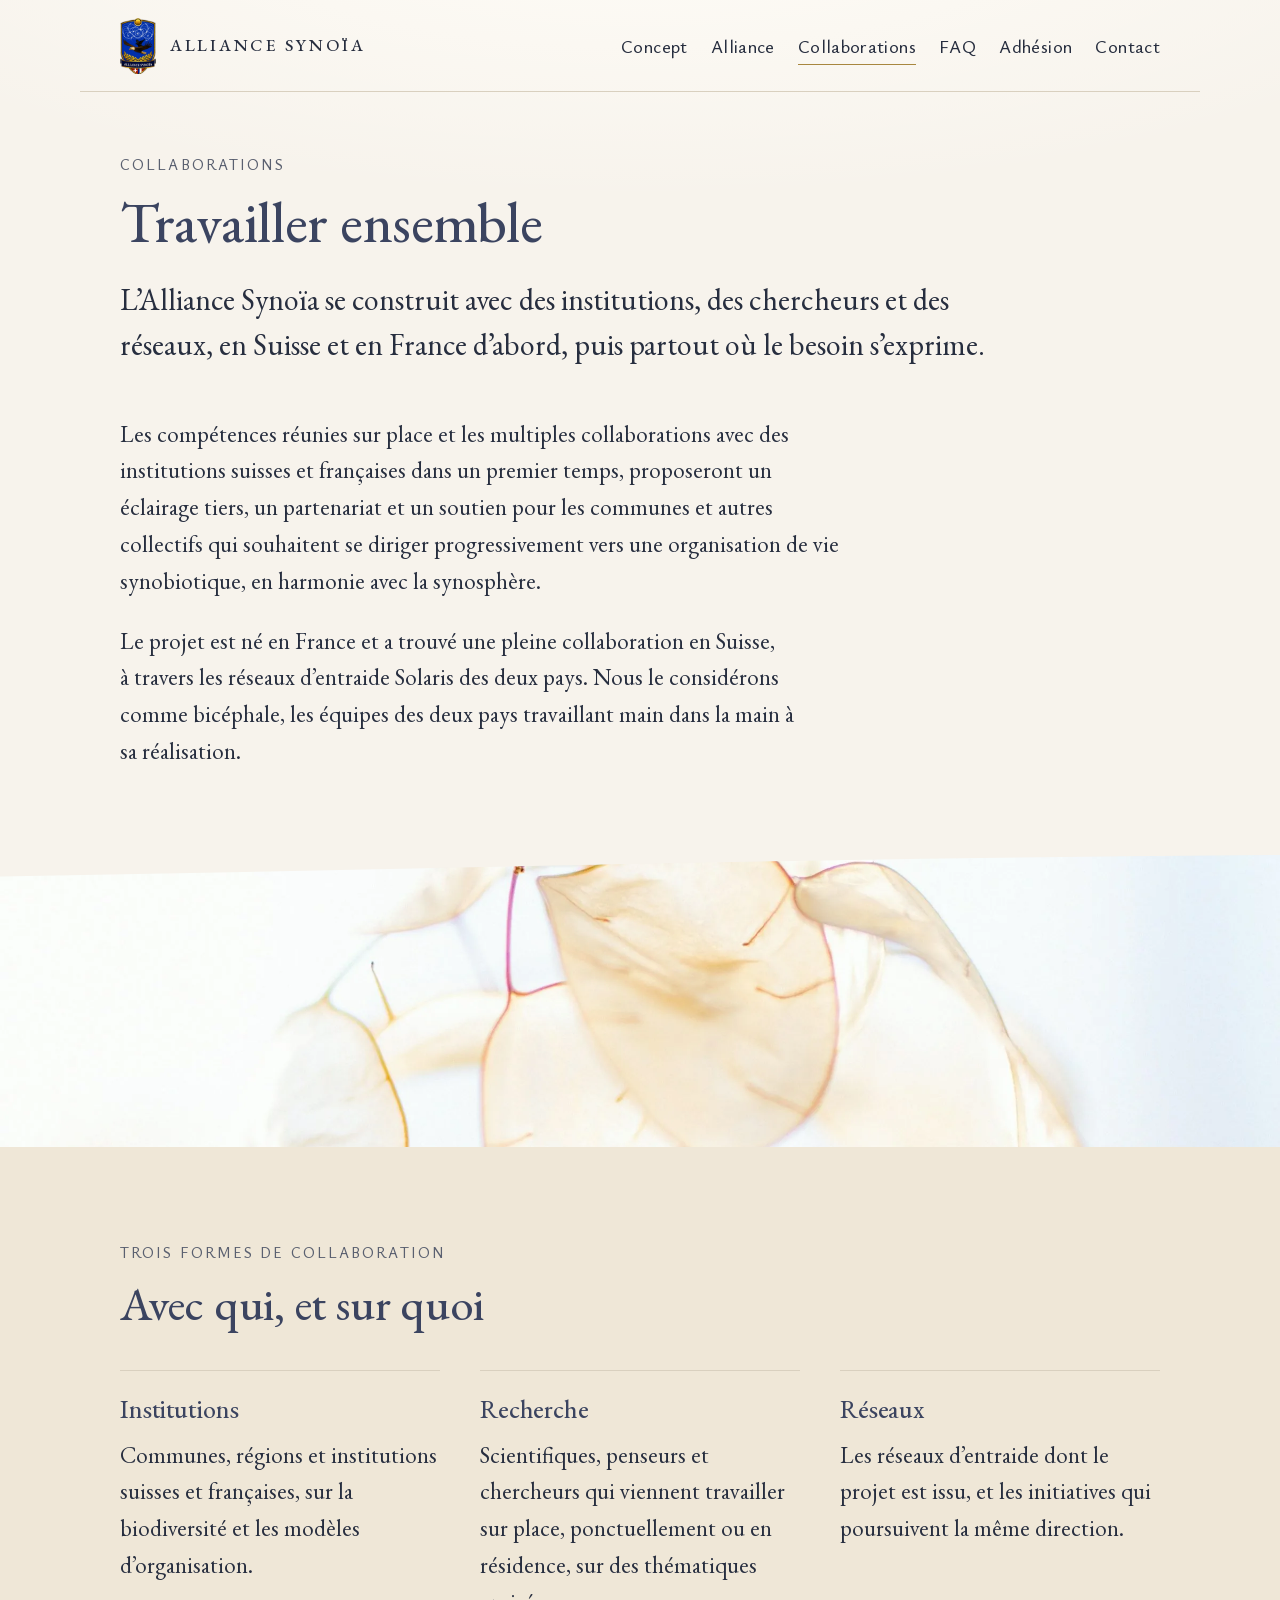
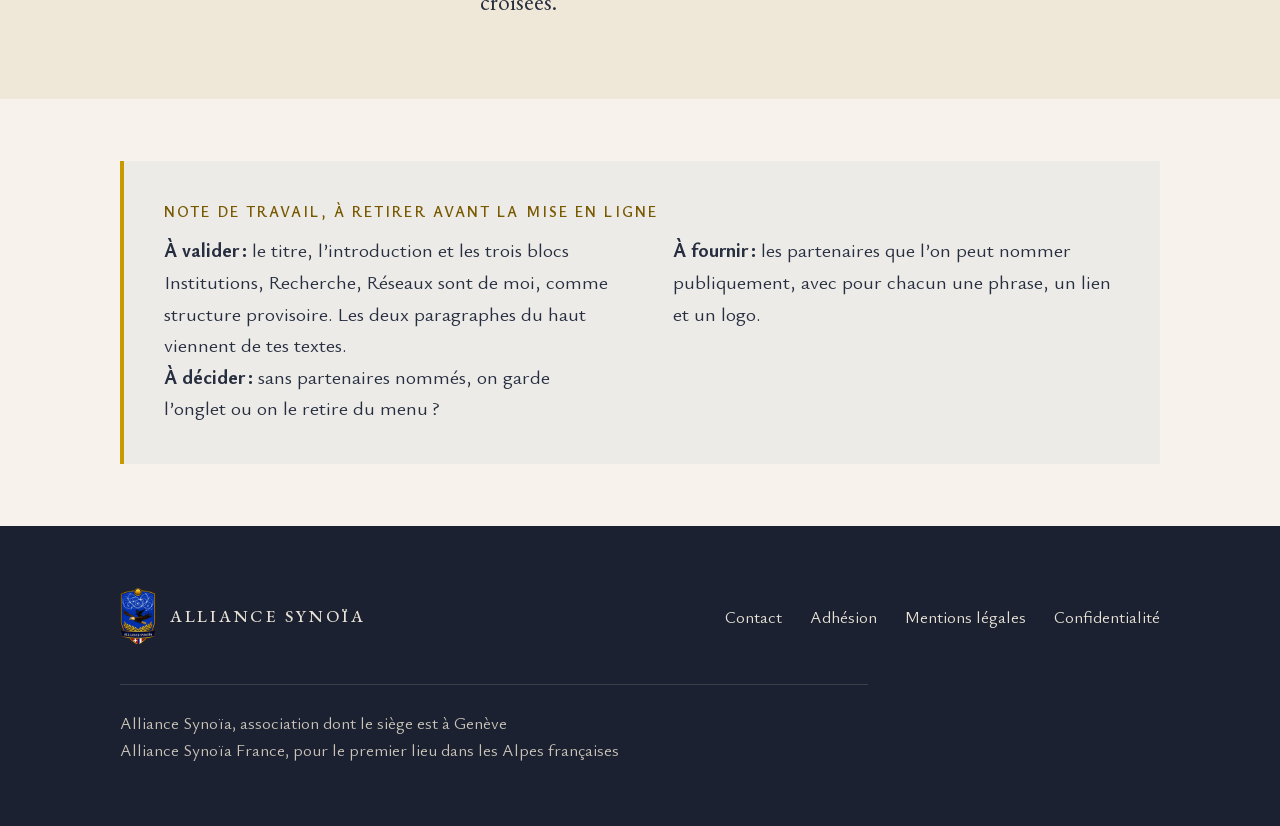
<file: collaborations.html>
<!doctype html>
<html lang="fr">
<head>
<meta charset="utf-8">
<meta name="robots" content="noindex, nofollow">
<meta name="viewport" content="width=device-width, initial-scale=1">
<title>Collaborations · Alliance Synoïa</title>
<meta name="description" content="Les collaborations de l’Alliance Synoïa avec des institutions, des chercheurs et des réseaux en Suisse et en France.">
<link rel="canonical" href="https://restitutio777.github.io/alliance-synoia-apercu/collaborations.html">

<!-- Für geteilte Links. Ohne das zeigen Messenger und soziale Netze nur
     die nackte Adresse; mit dem Bild ist der Verein wiedererkennbar. Die
     Adressen müssen absolut sein, relative Pfade werden dort nicht
     aufgelöst. Erzeugt wird das Bild von og.py. -->
<meta property="og:type" content="website">
<meta property="og:site_name" content="Alliance Synoïa">
<meta property="og:locale" content="fr_FR">
<meta property="og:url" content="https://restitutio777.github.io/alliance-synoia-apercu/collaborations.html">
<meta property="og:title" content="Collaborations · Alliance Synoïa">
<meta property="og:description" content="Les collaborations de l’Alliance Synoïa avec des institutions, des chercheurs et des réseaux en Suisse et en France.">
<meta property="og:image" content="https://restitutio777.github.io/alliance-synoia-apercu/medien/og/partage.png">
<meta property="og:image:width" content="1200">
<meta property="og:image:height" content="630">
<meta property="og:image:alt" content="Alliance Synoïa — L’Alliance Synoïa, nourricière d’un monde émergent">
<meta name="twitter:card" content="summary_large_image">

<meta name="theme-color" content="#F7F3EC">
<link rel="icon" href="medien/wappen/blason-provisoire-160.png" type="image/png">
<link rel="apple-touch-icon" href="medien/wappen/blason-provisoire-160.png">
<link rel="preload" href="schriften/eb-garamond-normal-latin.woff2" as="font" type="font/woff2" crossorigin>
<link rel="preload" href="schriften/ysabeau-office-normal-latin.woff2" as="font" type="font/woff2" crossorigin>
<link rel="stylesheet" href="stil/schriften.css">
<link rel="stylesheet" href="stil/site.css">
<script src="skript/site.js"></script>
</head>
<body class="page-collaborations">

<a class="saut" href="#contenu">Aller au contenu</a>

<header class="site-header wrap">
  <a class="marque" href="index.html">
    <img src="medien/wappen/blason-provisoire-160.png" width="104" height="160" alt="Blason de l’Alliance Synoïa">
    <span class="marque__nom">Alliance Synoïa</span>
  </a>
  <button class="nav-bascule" type="button" aria-expanded="false" aria-controls="nav-principale">
    <span class="nav-bascule__texte">Menu</span>
    <span class="nav-bascule__barres" aria-hidden="true"></span>
  </button>
  <nav class="nav" id="nav-principale" aria-label="Navigation principale">
    <ul>
      <li><a href="concept.html">Concept</a></li>
      <li><a href="alliance.html">Alliance</a></li>
      <li><a href="collaborations.html" aria-current="page">Collaborations</a></li>
      <li><a href="faq.html">FAQ</a></li>
      <li><a href="adhesion.html">Adhésion</a></li>
      <li><a href="contact.html">Contact</a></li>
    </ul>
  </nav>
</header>


<main id="contenu">
<section class="page-tete wrap">
    <p class="label">Collaborations</p>
    <h1>Travailler ensemble</h1>
    <p class="chapeau">L’Alliance Synoïa se construit avec des institutions, des chercheurs et des réseaux, en Suisse et en France d’abord, puis partout où le besoin s’exprime.</p>
  </section>

  <section class="section--serre wrap">
    <div class="lecture article">
      <p>Les compétences réunies sur place et les multiples collaborations avec des institutions suisses et françaises dans un premier temps, proposeront un éclairage tiers, un partenariat et un soutien pour les communes et autres collectifs qui souhaitent se diriger progressivement vers une organisation de vie synobiotique, en harmonie avec la synosphère.</p>
      <p>Le projet est né en France et a trouvé une pleine collaboration en Suisse, à travers les réseaux d’entraide Solaris des deux pays. Nous le considérons comme bicéphale, les équipes des deux pays travaillant main dans la main à sa réalisation.</p>
    </div>
  </section>

  <section class="bandeau">
    <figure>
      <img src="medien/fotos/petales.webp" width="2400" height="900" alt="Pétales translucides réunis dans une lumière claire" loading="lazy">
    </figure>
  </section>

  <section class="section section--surface">
    <div class="wrap">
      <div class="section__tete">
        <p class="label">Trois formes de collaboration</p>
        <h2>Avec qui, et sur quoi</h2>
      </div>
      <ul class="cartes">
        <li class="carte">
          <h3>Institutions</h3>
          <p>Communes, régions et institutions suisses et françaises, sur la biodiversité et les modèles d’organisation.</p>
        </li>
        <li class="carte">
          <h3>Recherche</h3>
          <p>Scientifiques, penseurs et chercheurs qui viennent travailler sur place, ponctuellement ou en résidence, sur des thématiques croisées.</p>
        </li>
        <li class="carte">
          <h3>Réseaux</h3>
          <p>Les réseaux d’entraide dont le projet est issu, et les initiatives qui poursuivent la même direction.</p>
        </li>
      </ul>
    </div>
  </section>

  <!-- À RETIRER AVANT LA MISE EN LIGNE. Note de travail pour Frédéric. -->
  <section class="section--serre wrap">
    <div class="avis">
      <p class="label">Note de travail, à retirer avant la mise en ligne</p>
      <p><b>À valider&#8239;:</b> le titre, l’introduction et les trois blocs Institutions, Recherche, Réseaux sont de moi, comme structure provisoire. Les deux paragraphes du haut viennent de tes textes.</p>
      <p><b>À fournir&#8239;:</b> les partenaires que l’on peut nommer publiquement, avec pour chacun une phrase, un lien et un logo.</p>
      <p><b>À décider&#8239;:</b> sans partenaires nommés, on garde l’onglet ou on le retire du menu&#8239;?</p>
    </div>
  </section>
</main>

<footer class="site-footer">
  <div class="wrap site-footer__inner">
    <div class="marque">
      <img src="medien/wappen/blason-provisoire-160.png" width="104" height="160" alt="">
      <span class="marque__nom">Alliance Synoïa</span>
    </div>
    <p class="site-footer__assoc">
      Alliance Synoïa, association dont le siège est à Genève<br>
      Alliance Synoïa France, pour le premier lieu dans les Alpes françaises
    </p>
    <nav aria-label="Liens du pied de page">
      <a href="contact.html">Contact</a>
      <a href="adhesion.html">Adhésion</a>
      <a href="mentions-legales.html">Mentions légales</a>
      <a href="confidentialite.html">Confidentialité</a>
    </nav>
  </div>
</footer>


</body>
</html>
</file>
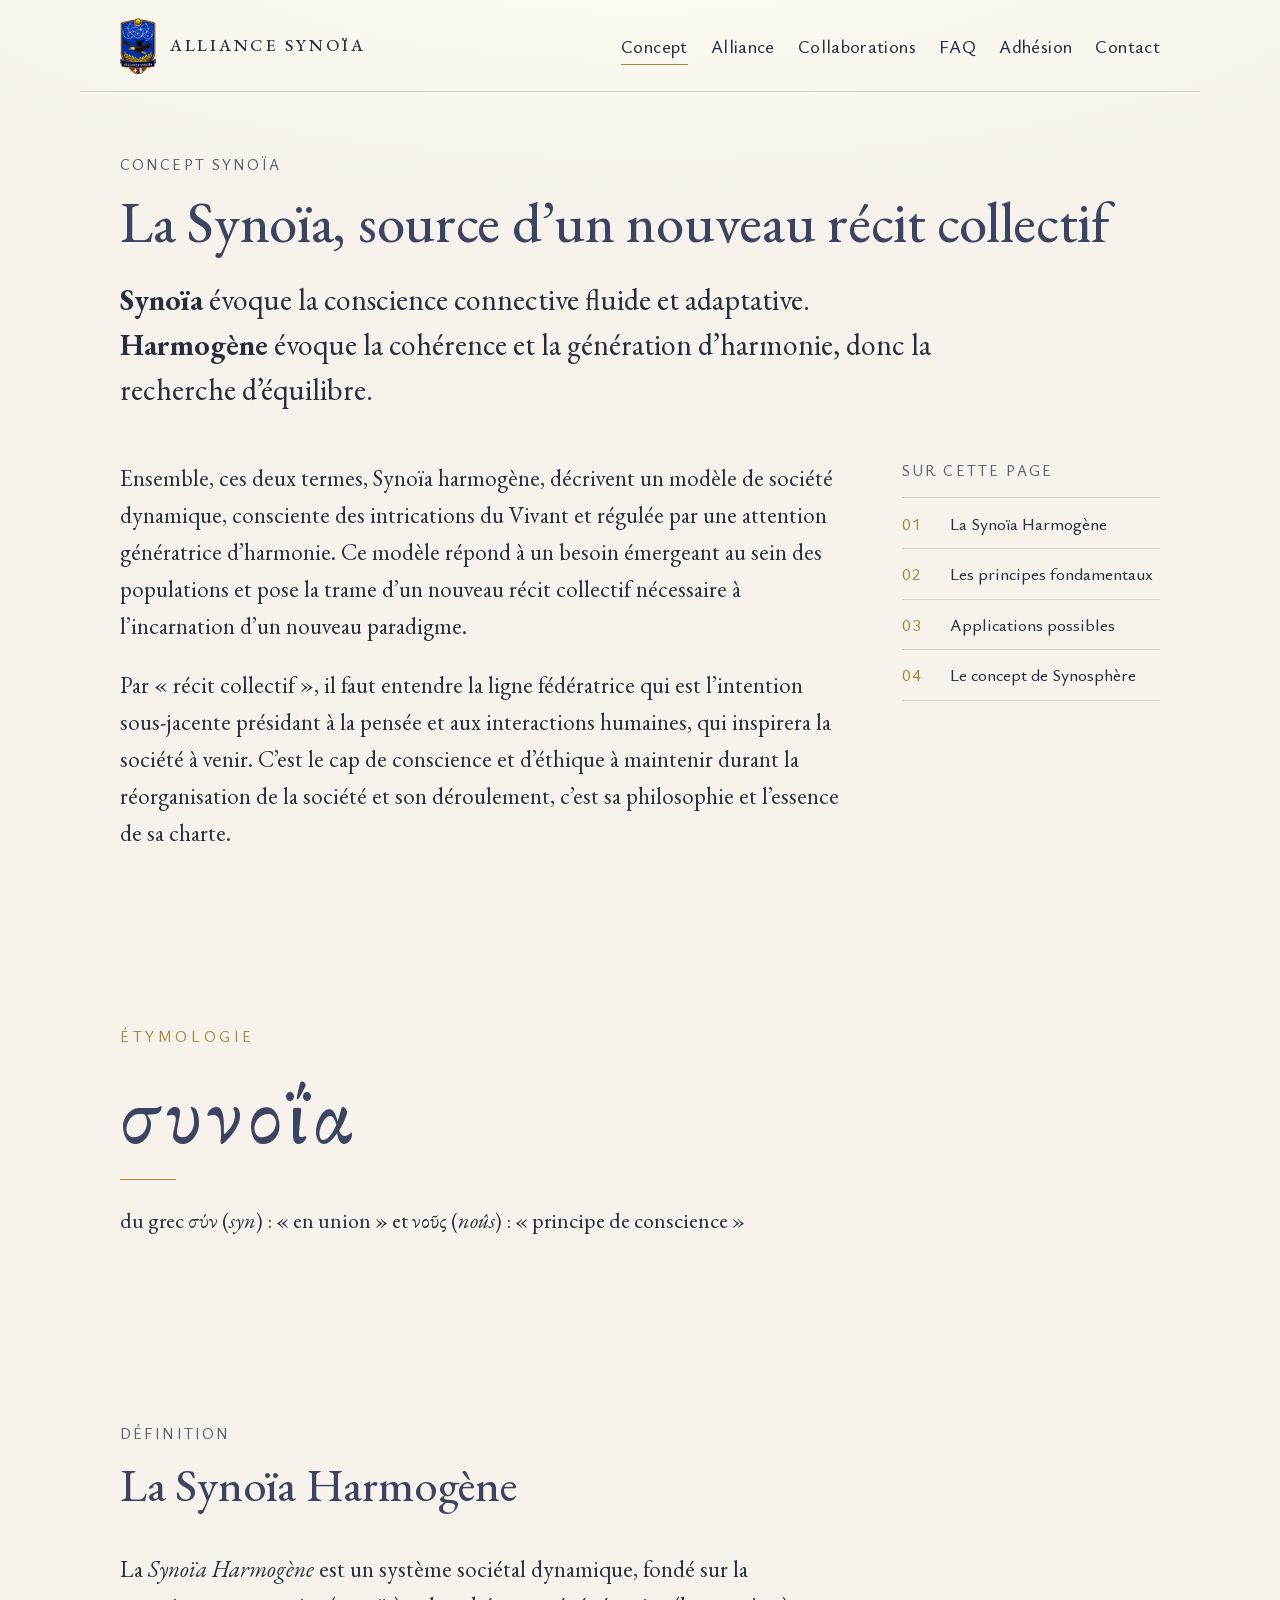
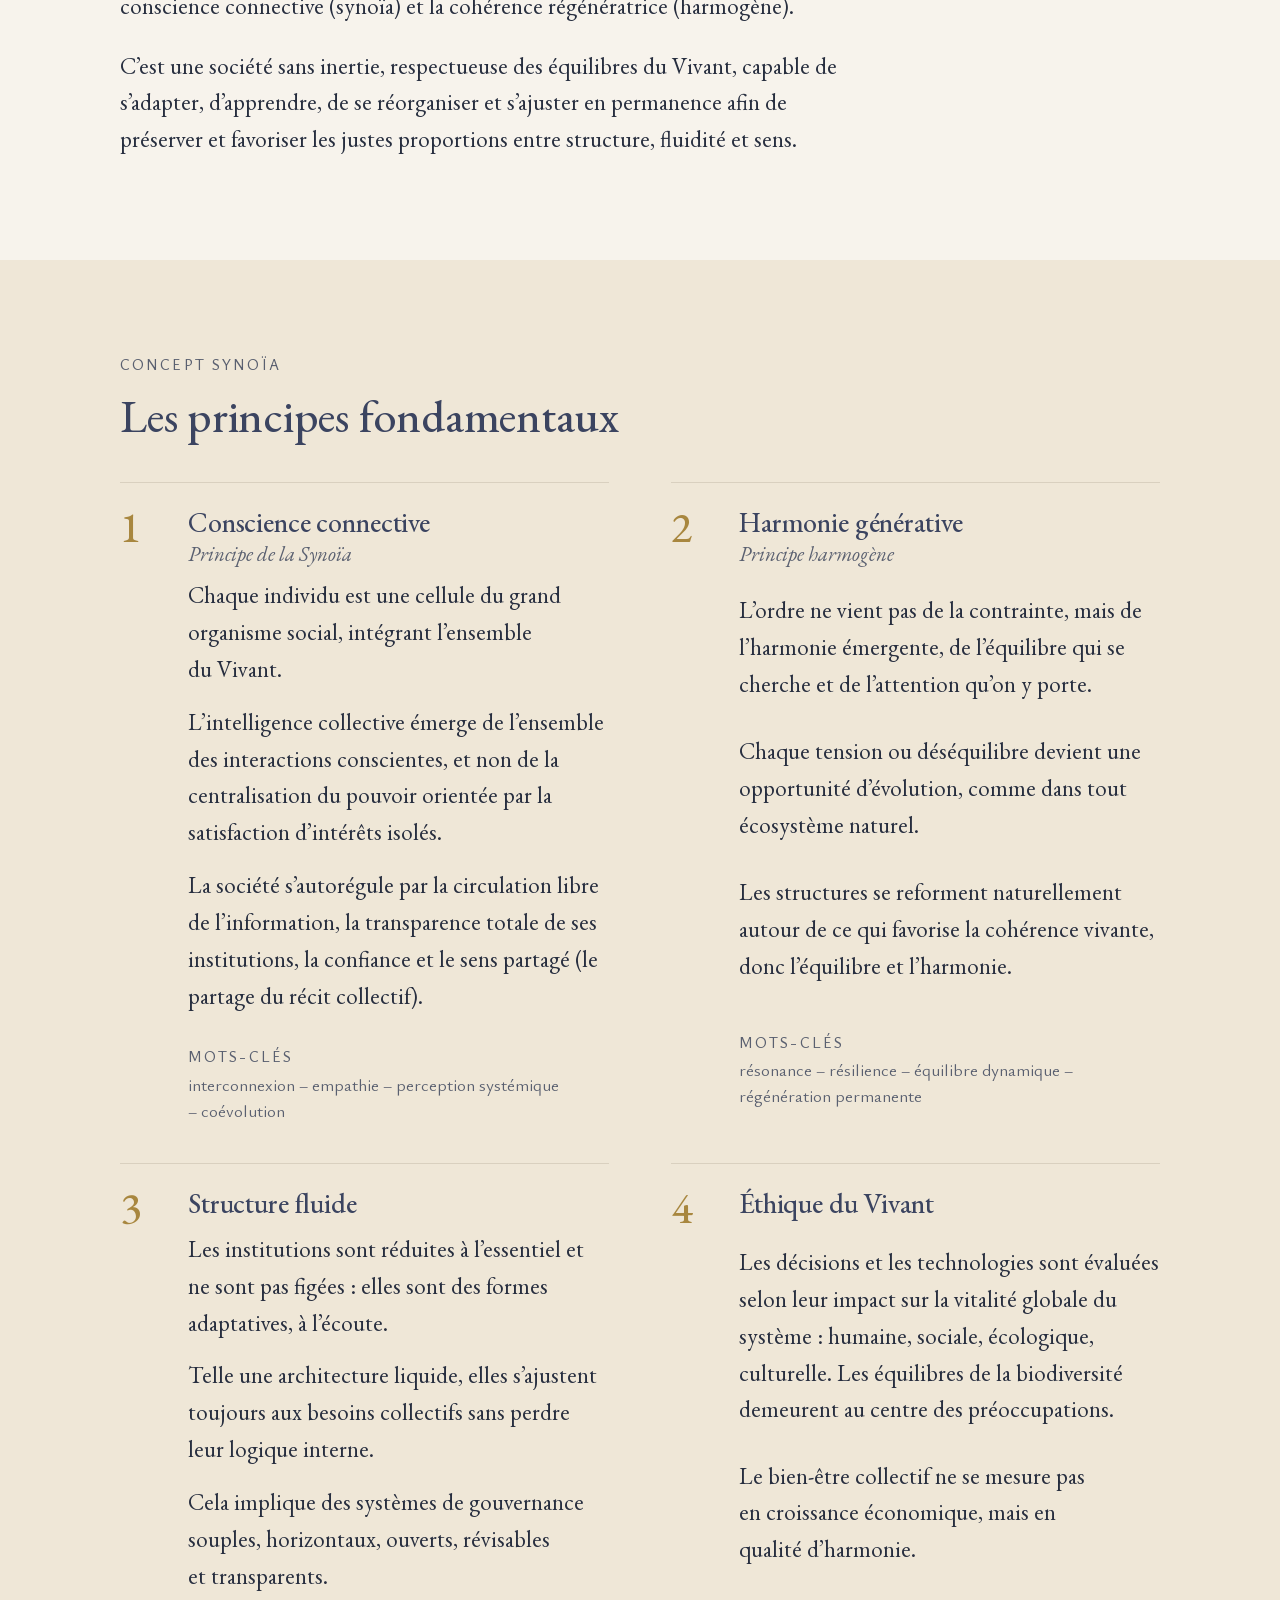
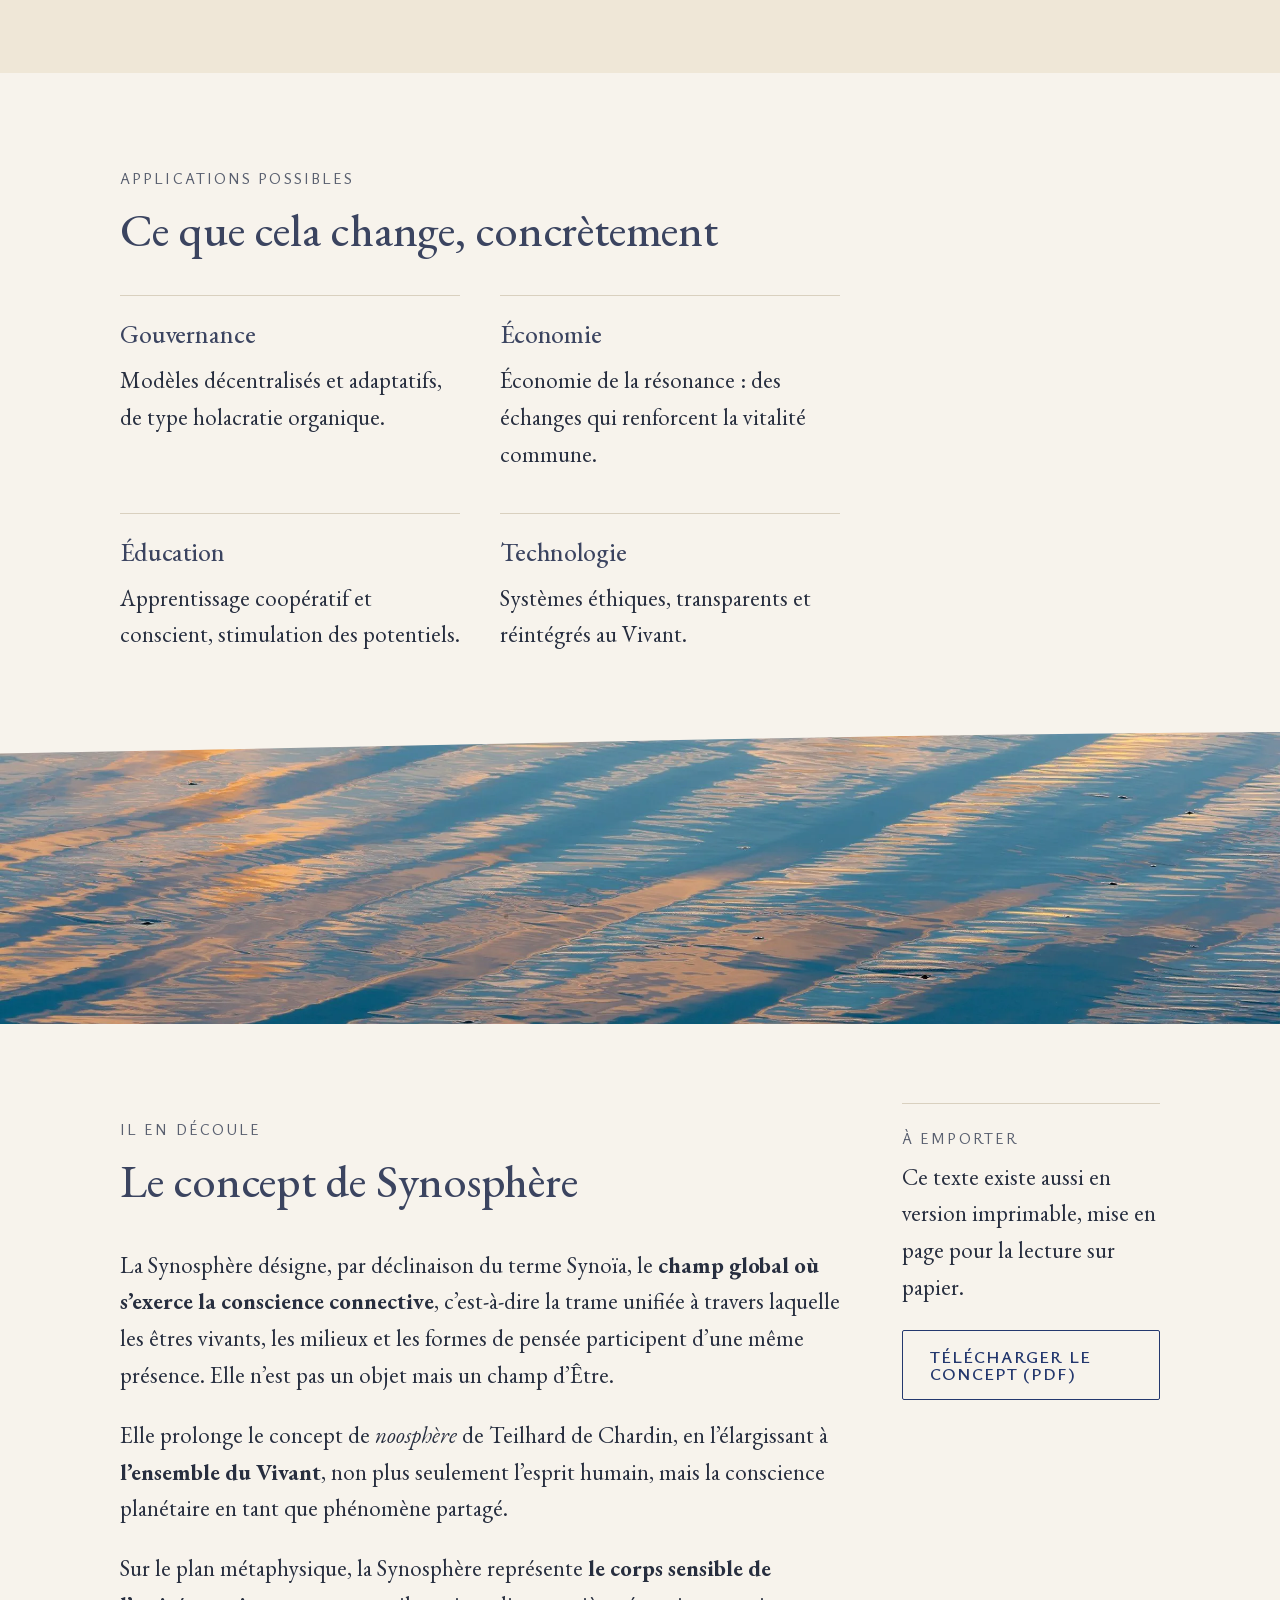
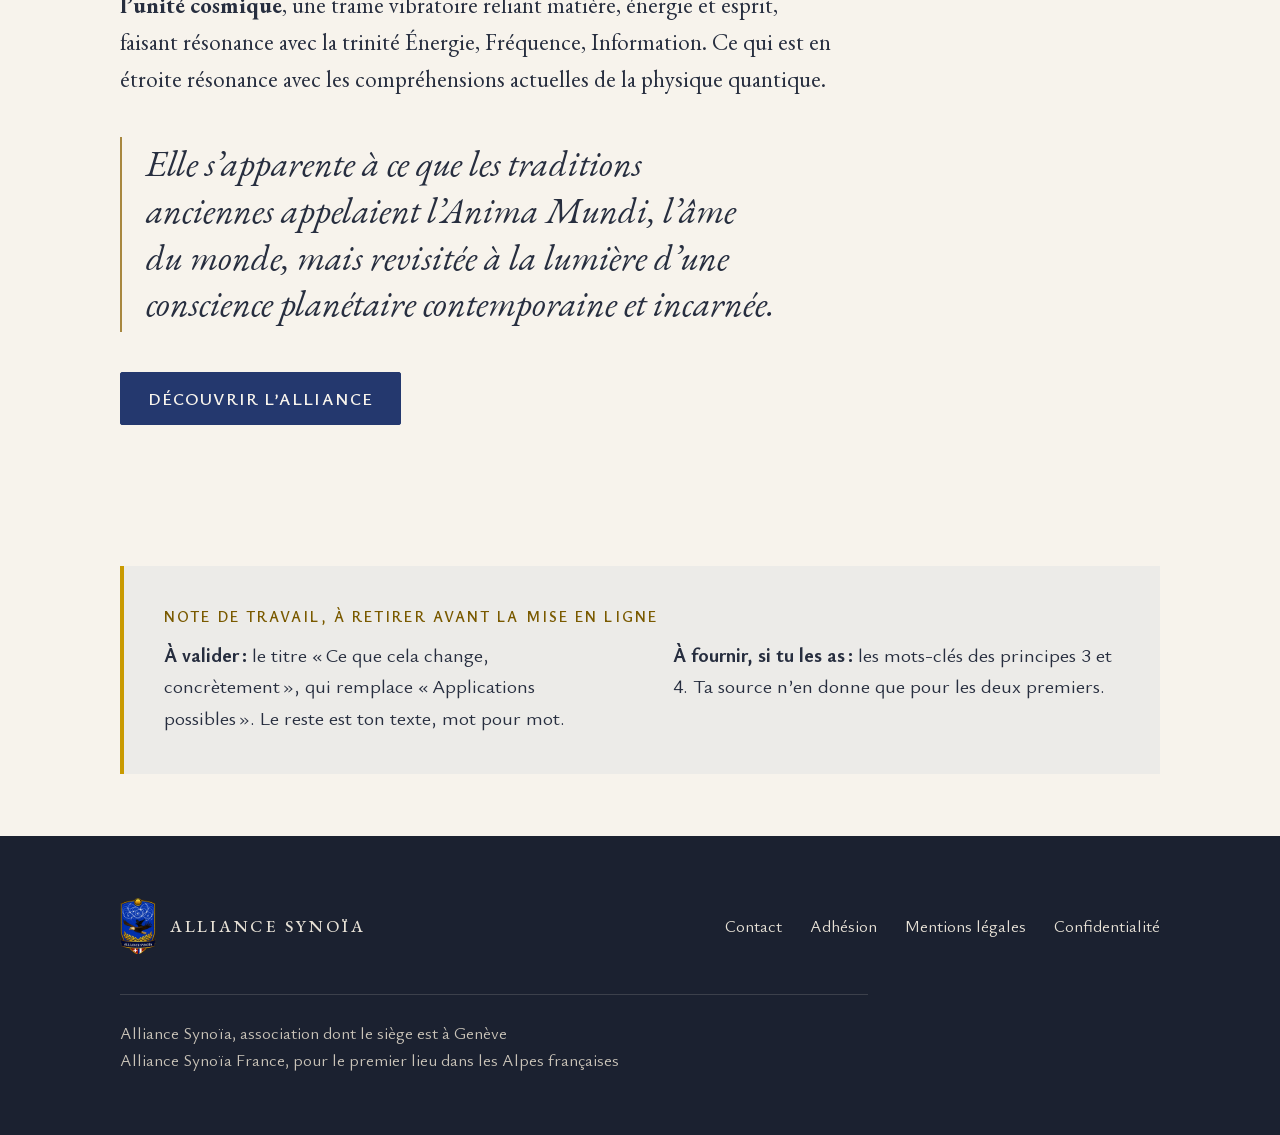
<file: concept.html>
<!doctype html>
<html lang="fr">
<head>
<meta charset="utf-8">
<meta name="robots" content="noindex, nofollow">
<meta name="viewport" content="width=device-width, initial-scale=1">
<title>Concept Synoïa · Alliance Synoïa</title>
<meta name="description" content="La Synoïa harmogène : un système sociétal dynamique fondé sur la conscience connective et la cohérence régénératrice. Définition et quatre principes fondamentaux.">
<link rel="canonical" href="https://restitutio777.github.io/alliance-synoia-apercu/concept.html">

<!-- Für geteilte Links. Ohne das zeigen Messenger und soziale Netze nur
     die nackte Adresse; mit dem Bild ist der Verein wiedererkennbar. Die
     Adressen müssen absolut sein, relative Pfade werden dort nicht
     aufgelöst. Erzeugt wird das Bild von og.py. -->
<meta property="og:type" content="website">
<meta property="og:site_name" content="Alliance Synoïa">
<meta property="og:locale" content="fr_FR">
<meta property="og:url" content="https://restitutio777.github.io/alliance-synoia-apercu/concept.html">
<meta property="og:title" content="Concept Synoïa · Alliance Synoïa">
<meta property="og:description" content="La Synoïa harmogène : un système sociétal dynamique fondé sur la conscience connective et la cohérence régénératrice. Définition et quatre principes fondamentaux.">
<meta property="og:image" content="https://restitutio777.github.io/alliance-synoia-apercu/medien/og/partage.png">
<meta property="og:image:width" content="1200">
<meta property="og:image:height" content="630">
<meta property="og:image:alt" content="Alliance Synoïa — L’Alliance Synoïa, nourricière d’un monde émergent">
<meta name="twitter:card" content="summary_large_image">

<meta name="theme-color" content="#F7F3EC">
<link rel="icon" href="medien/wappen/blason-provisoire-160.png" type="image/png">
<link rel="apple-touch-icon" href="medien/wappen/blason-provisoire-160.png">
<link rel="preload" href="schriften/eb-garamond-normal-latin.woff2" as="font" type="font/woff2" crossorigin>
<link rel="preload" href="schriften/ysabeau-office-normal-latin.woff2" as="font" type="font/woff2" crossorigin>
<link rel="stylesheet" href="stil/schriften.css">
<link rel="stylesheet" href="stil/site.css">
<script src="skript/site.js"></script>
</head>
<body class="page-concept">

<a class="saut" href="#contenu">Aller au contenu</a>

<header class="site-header wrap">
  <a class="marque" href="index.html">
    <img src="medien/wappen/blason-provisoire-160.png" width="104" height="160" alt="Blason de l’Alliance Synoïa">
    <span class="marque__nom">Alliance Synoïa</span>
  </a>
  <button class="nav-bascule" type="button" aria-expanded="false" aria-controls="nav-principale">
    <span class="nav-bascule__texte">Menu</span>
    <span class="nav-bascule__barres" aria-hidden="true"></span>
  </button>
  <nav class="nav" id="nav-principale" aria-label="Navigation principale">
    <ul>
      <li><a href="concept.html" aria-current="page">Concept</a></li>
      <li><a href="alliance.html">Alliance</a></li>
      <li><a href="collaborations.html">Collaborations</a></li>
      <li><a href="faq.html">FAQ</a></li>
      <li><a href="adhesion.html">Adhésion</a></li>
      <li><a href="contact.html">Contact</a></li>
    </ul>
  </nav>
</header>


<main id="contenu">
<section class="page-tete wrap">
    <p class="label">Concept Synoïa</p>
    <h1>La Synoïa, source d’un nouveau récit collectif</h1>
    <p class="chapeau"><b>Synoïa</b> évoque la conscience connective fluide et adaptative. <b>Harmogène</b> évoque la cohérence et la génération d’harmonie, donc la recherche d’équilibre.</p>
  </section>

  <section class="section--serre wrap avec-marge">
    <nav class="sommaire marge" aria-labelledby="sommaire-titre">
      <p class="label" id="sommaire-titre">Sur cette page</p>
      <ol>
        <li><a href="#definition">La Synoïa Harmogène</a></li>
        <li><a href="#principes">Les principes fondamentaux</a></li>
        <li><a href="#applications">Applications possibles</a></li>
        <li><a href="#synosphere">Le concept de Synosphère</a></li>
      </ol>
    </nav>
    <div class="lecture article">
      <p>Ensemble, ces deux termes, Synoïa harmogène, décrivent un modèle de société dynamique, consciente des intrications du Vivant et régulée par une attention génératrice d’harmonie. Ce modèle répond à un besoin émergeant au sein des populations et pose la trame d’un nouveau récit collectif nécessaire à l’incarnation d’un nouveau paradigme.</p>
      <p>Par « récit collectif », il faut entendre la ligne fédératrice qui est l’intention sous-jacente présidant à la pensée et aux interactions humaines, qui inspirera la société à venir. C’est le cap de conscience et d’éthique à maintenir durant la réorganisation de la société et son déroulement, c’est sa philosophie et l’essence de sa charte.</p>
    </div>
  </section>

  <section class="etymologie">
    <div class="wrap etymologie__inner">
      <p class="label">Étymologie</p>
      <p class="grec" lang="grc">συνοΐα</p>
      <hr class="filet">
      <p class="etymologie__texte">du grec σύν (<i>syn</i>) : « en union » et νοῦς (<i>noûs</i>) : « principe de conscience »</p>
    </div>
  </section>

  <section class="section wrap">
    <div class="section__tete">
      <p class="label">Définition</p>
      <h2 id="definition">La Synoïa Harmogène</h2>
    </div>
    <div class="lecture article">
      <p>La <i>Synoïa Harmogène</i> est un système sociétal dynamique, fondé sur la conscience connective (synoïa) et la cohérence régénératrice (harmogène).</p>
      <p>C’est une société sans inertie, respectueuse des équilibres du Vivant, capable de s’adapter, d’apprendre, de se réorganiser et s’ajuster en permanence afin de préserver et favoriser les justes proportions entre structure, fluidité et sens.</p>
    </div>
  </section>

  <section class="section section--surface">
    <div class="wrap">
      <div class="section__tete">
        <p class="label">Concept Synoïa</p>
        <h2 id="principes">Les principes fondamentaux</h2>
      </div>

      <ol class="principes">
        <li class="principe">
          <p class="principe__num">1</p>
          <h3>Conscience connective<span class="principe__sous">Principe de la Synoïa</span></h3>
          <p>Chaque individu est une cellule du grand organisme social, intégrant l’ensemble du Vivant.</p>
          <p>L’intelligence collective émerge de l’ensemble des interactions conscientes, et non de la centralisation du pouvoir orientée par la satisfaction d’intérêts isolés.</p>
          <p>La société s’autorégule par la circulation libre de l’information, la transparence totale de ses institutions, la confiance et le sens partagé (le partage du récit collectif).</p>
          <p class="mots-cles"><span class="label">Mots-clés</span>interconnexion – empathie – perception systémique – coévolution</p>
        </li>

        <li class="principe">
          <p class="principe__num">2</p>
          <h3>Harmonie générative<span class="principe__sous">Principe harmogène</span></h3>
          <p>L’ordre ne vient pas de la contrainte, mais de l’harmonie émergente, de l’équilibre qui se cherche et de l’attention qu’on y porte.</p>
          <p>Chaque tension ou déséquilibre devient une opportunité d’évolution, comme dans tout écosystème naturel.</p>
          <p>Les structures se reforment naturellement autour de ce qui favorise la cohérence vivante, donc l’équilibre et l’harmonie.</p>
          <p class="mots-cles"><span class="label">Mots-clés</span>résonance – résilience – équilibre dynamique – régénération permanente</p>
        </li>

        <li class="principe">
          <p class="principe__num">3</p>
          <h3>Structure fluide</h3>
          <p>Les institutions sont réduites à l’essentiel et ne sont pas figées : elles sont des formes adaptatives, à l’écoute.</p>
          <p>Telle une architecture liquide, elles s’ajustent toujours aux besoins collectifs sans perdre leur logique interne.</p>
          <p>Cela implique des systèmes de gouvernance souples, horizontaux, ouverts, révisables et transparents.</p>
        </li>

        <li class="principe">
          <p class="principe__num">4</p>
          <h3>Éthique du Vivant</h3>
          <p>Les décisions et les technologies sont évaluées selon leur impact sur la vitalité globale du système : humaine, sociale, écologique, culturelle. Les équilibres de la biodiversité demeurent au centre des préoccupations.</p>
          <p>Le bien-être collectif ne se mesure pas en croissance économique, mais en qualité d’harmonie.</p>
        </li>
      </ol>
    </div>
  </section>

  <section class="section wrap">
    <div class="section__tete">
      <p class="label">Applications possibles</p>
      <h2 id="applications">Ce que cela change, concrètement</h2>
    </div>
    <ul class="cartes cartes--serre">
      <li class="carte">
        <h3>Gouvernance</h3>
        <p>Modèles décentralisés et adaptatifs, de type holacratie organique.</p>
      </li>
      <li class="carte">
        <h3>Économie</h3>
        <p>Économie de la résonance : des échanges qui renforcent la vitalité commune.</p>
      </li>
      <li class="carte">
        <h3>Éducation</h3>
        <p>Apprentissage coopératif et conscient, stimulation des potentiels.</p>
      </li>
      <li class="carte">
        <h3>Technologie</h3>
        <p>Systèmes éthiques, transparents et réintégrés au Vivant.</p>
      </li>
    </ul>
  </section>

  <section class="bandeau">
    <figure>
      <img src="medien/fotos/reflets.webp" width="2400" height="900" alt="Reflets de lumière dorée sur une eau calme" loading="lazy">
    </figure>
  </section>

  <section class="section wrap avec-marge">
    <div class="section__tete">
      <p class="label">Il en découle</p>
      <h2 id="synosphere">Le concept de Synosphère</h2>
    </div>
    <div class="lecture article">
      <p>La Synosphère désigne, par déclinaison du terme Synoïa, le <b>champ global où s’exerce la conscience connective</b>, c’est-à-dire la trame unifiée à travers laquelle les êtres vivants, les milieux et les formes de pensée participent d’une même présence. Elle n’est pas un objet mais un champ d’Être.</p>
      <p>Elle prolonge le concept de <i>noosphère</i> de Teilhard de Chardin, en l’élargissant à <b>l’ensemble du Vivant</b>, non plus seulement l’esprit humain, mais la conscience planétaire en tant que phénomène partagé.</p>
      <p>Sur le plan métaphysique, la Synosphère représente <b>le corps sensible de l’unité cosmique</b>, une trame vibratoire reliant matière, énergie et esprit, faisant résonance avec la trinité Énergie, Fréquence, Information. Ce qui est en étroite résonance avec les compréhensions actuelles de la physique quantique.</p>

      <blockquote class="citation">
        <p>Elle s’apparente à ce que les traditions anciennes appelaient l’<i>Anima Mundi</i>, l’âme du monde, mais revisitée à la lumière d’une conscience planétaire contemporaine et incarnée.</p>
      </blockquote>

      <p class="actions">
        <a class="bouton" href="alliance.html">Découvrir l’Alliance</a>
      </p>
    </div>
    <aside class="marge telecharger telecharger__bloc">
      <p class="label">À emporter</p>
      <p>Ce texte existe aussi en version imprimable, mise en page pour la lecture sur papier.</p>
      <p class="actions">
        <a class="bouton bouton--contour" href="documents/alliance-synoia-concept.pdf" download>Télécharger le concept (PDF)</a>
      </p>
    </aside>
  </section>

  <p class="impression-pied">Alliance Synoïa — Le concept · alliance-synoia.org</p>

  <!-- À RETIRER AVANT LA MISE EN LIGNE. Note de travail pour Frédéric. -->
  <section class="section--serre wrap">
    <div class="avis">
      <p class="label">Note de travail, à retirer avant la mise en ligne</p>
      <p><b>À valider&#8239;:</b> le titre «&#8239;Ce que cela change, concrètement&#8239;», qui remplace «&#8239;Applications possibles&#8239;». Le reste est ton texte, mot pour mot.</p>
      <p><b>À fournir, si tu les as&#8239;:</b> les mots-clés des principes 3 et 4. Ta source n’en donne que pour les deux premiers.</p>
    </div>
  </section>
</main>

<footer class="site-footer">
  <div class="wrap site-footer__inner">
    <div class="marque">
      <img src="medien/wappen/blason-provisoire-160.png" width="104" height="160" alt="">
      <span class="marque__nom">Alliance Synoïa</span>
    </div>
    <p class="site-footer__assoc">
      Alliance Synoïa, association dont le siège est à Genève<br>
      Alliance Synoïa France, pour le premier lieu dans les Alpes françaises
    </p>
    <nav aria-label="Liens du pied de page">
      <a href="contact.html">Contact</a>
      <a href="adhesion.html">Adhésion</a>
      <a href="mentions-legales.html">Mentions légales</a>
      <a href="confidentialite.html">Confidentialité</a>
    </nav>
  </div>
</footer>


</body>
</html>
</file>
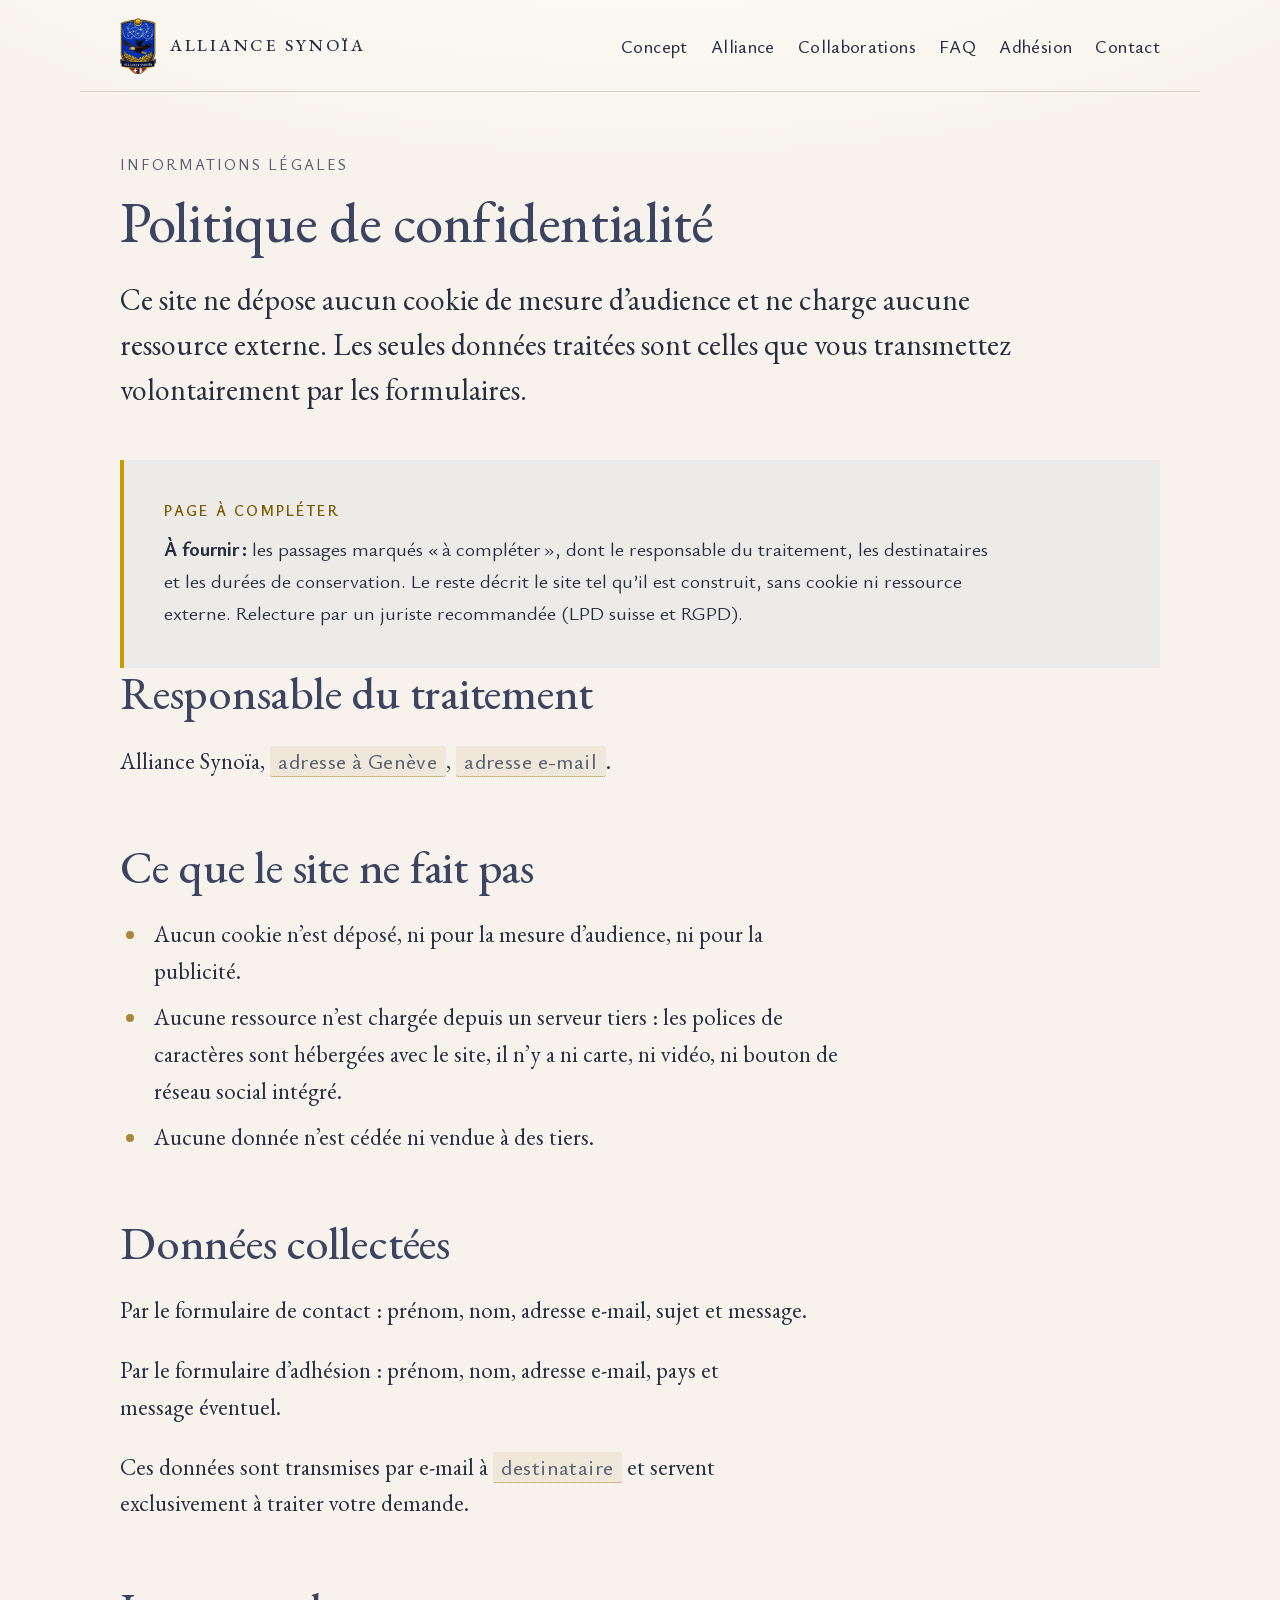
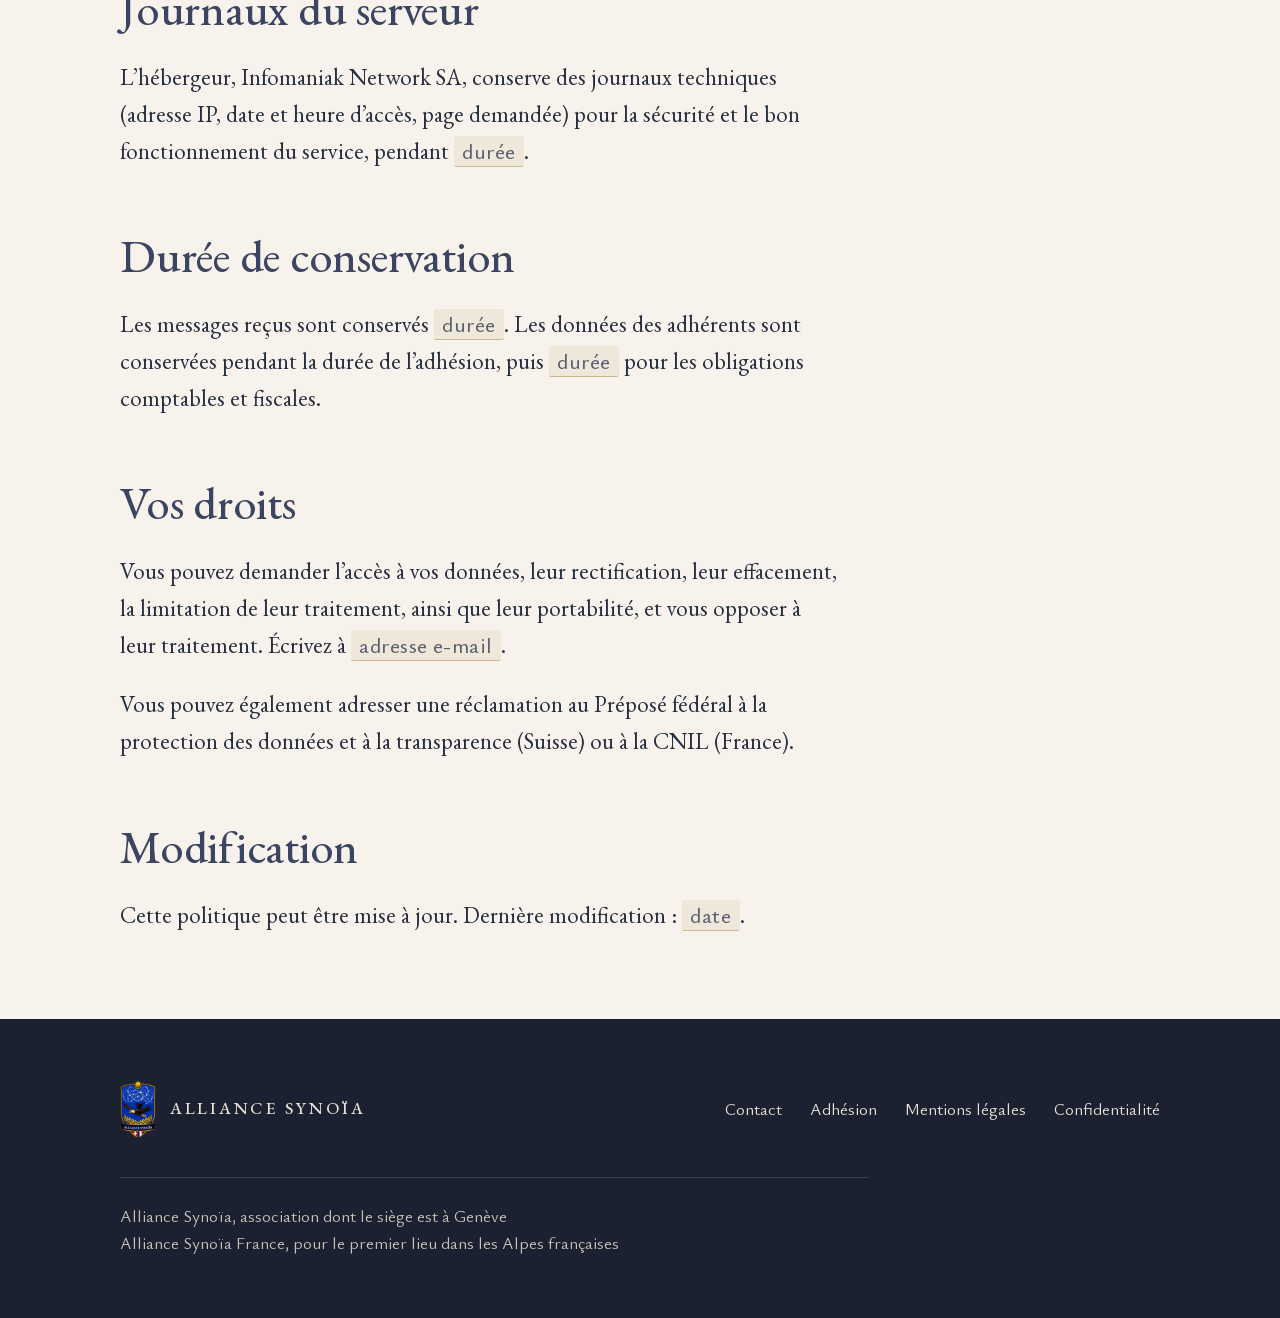
<file: confidentialite.html>
<!doctype html>
<html lang="fr">
<head>
<meta charset="utf-8">
<meta name="robots" content="noindex, nofollow">
<meta name="viewport" content="width=device-width, initial-scale=1">
<title>Politique de confidentialité · Alliance Synoïa</title>
<meta name="description" content="Comment l’Alliance Synoïa traite les données transmises par les formulaires du site.">
<link rel="canonical" href="https://restitutio777.github.io/alliance-synoia-apercu/confidentialite.html">

<!-- Für geteilte Links. Ohne das zeigen Messenger und soziale Netze nur
     die nackte Adresse; mit dem Bild ist der Verein wiedererkennbar. Die
     Adressen müssen absolut sein, relative Pfade werden dort nicht
     aufgelöst. Erzeugt wird das Bild von og.py. -->
<meta property="og:type" content="website">
<meta property="og:site_name" content="Alliance Synoïa">
<meta property="og:locale" content="fr_FR">
<meta property="og:url" content="https://restitutio777.github.io/alliance-synoia-apercu/confidentialite.html">
<meta property="og:title" content="Politique de confidentialité · Alliance Synoïa">
<meta property="og:description" content="Comment l’Alliance Synoïa traite les données transmises par les formulaires du site.">
<meta property="og:image" content="https://restitutio777.github.io/alliance-synoia-apercu/medien/og/partage.png">
<meta property="og:image:width" content="1200">
<meta property="og:image:height" content="630">
<meta property="og:image:alt" content="Alliance Synoïa — L’Alliance Synoïa, nourricière d’un monde émergent">
<meta name="twitter:card" content="summary_large_image">

<meta name="theme-color" content="#F7F3EC">
<link rel="icon" href="medien/wappen/blason-provisoire-160.png" type="image/png">
<link rel="apple-touch-icon" href="medien/wappen/blason-provisoire-160.png">
<link rel="preload" href="schriften/eb-garamond-normal-latin.woff2" as="font" type="font/woff2" crossorigin>
<link rel="preload" href="schriften/ysabeau-office-normal-latin.woff2" as="font" type="font/woff2" crossorigin>
<link rel="stylesheet" href="stil/schriften.css">
<link rel="stylesheet" href="stil/site.css">
<script src="skript/site.js"></script>
</head>
<body class="page-legale">

<a class="saut" href="#contenu">Aller au contenu</a>

<header class="site-header wrap">
  <a class="marque" href="index.html">
    <img src="medien/wappen/blason-provisoire-160.png" width="104" height="160" alt="Blason de l’Alliance Synoïa">
    <span class="marque__nom">Alliance Synoïa</span>
  </a>
  <button class="nav-bascule" type="button" aria-expanded="false" aria-controls="nav-principale">
    <span class="nav-bascule__texte">Menu</span>
    <span class="nav-bascule__barres" aria-hidden="true"></span>
  </button>
  <nav class="nav" id="nav-principale" aria-label="Navigation principale">
    <ul>
      <li><a href="concept.html">Concept</a></li>
      <li><a href="alliance.html">Alliance</a></li>
      <li><a href="collaborations.html">Collaborations</a></li>
      <li><a href="faq.html">FAQ</a></li>
      <li><a href="adhesion.html">Adhésion</a></li>
      <li><a href="contact.html">Contact</a></li>
    </ul>
  </nav>
</header>


<main id="contenu">
<section class="page-tete wrap">
    <p class="label">Informations légales</p>
    <h1>Politique de confidentialité</h1>
    <p class="chapeau">Ce site ne dépose aucun cookie de mesure d’audience et ne charge aucune ressource externe. Les seules données traitées sont celles que vous transmettez volontairement par les formulaires.</p>
  </section>

  <section class="section--serre wrap">

    <div class="avis">
      <p class="label">Page à compléter</p>
      <p><b>À fournir&#8239;:</b> les passages marqués «&#8239;à compléter&#8239;», dont le responsable du traitement, les destinataires et les durées de conservation. Le reste décrit le site tel qu’il est construit, sans cookie ni ressource externe. Relecture par un juriste recommandée (LPD suisse et RGPD).</p>
    </div>

    <div class="lecture article">

      <h2>Responsable du traitement</h2>
      <p>Alliance Synoïa, <span class="a-completer">adresse à Genève</span>, <span class="a-completer">adresse e-mail</span>.</p>

      <h2>Ce que le site ne fait pas</h2>
      <ul class="liste">
        <li>Aucun cookie n’est déposé, ni pour la mesure d’audience, ni pour la publicité.</li>
        <li>Aucune ressource n’est chargée depuis un serveur tiers : les polices de caractères sont hébergées avec le site, il n’y a ni carte, ni vidéo, ni bouton de réseau social intégré.</li>
        <li>Aucune donnée n’est cédée ni vendue à des tiers.</li>
      </ul>

      <h2>Données collectées</h2>
      <p>Par le formulaire de contact : prénom, nom, adresse e-mail, sujet et message.</p>
      <p>Par le formulaire d’adhésion : prénom, nom, adresse e-mail, pays et message éventuel.</p>
      <p>Ces données sont transmises par e-mail à <span class="a-completer">destinataire</span> et servent exclusivement à traiter votre demande.</p>

      <h2>Journaux du serveur</h2>
      <p>L’hébergeur, Infomaniak Network SA, conserve des journaux techniques (adresse IP, date et heure d’accès, page demandée) pour la sécurité et le bon fonctionnement du service, pendant <span class="a-completer">durée</span>.</p>

      <h2>Durée de conservation</h2>
      <p>Les messages reçus sont conservés <span class="a-completer">durée</span>. Les données des adhérents sont conservées pendant la durée de l’adhésion, puis <span class="a-completer">durée</span> pour les obligations comptables et fiscales.</p>

      <h2>Vos droits</h2>
      <p>Vous pouvez demander l’accès à vos données, leur rectification, leur effacement, la limitation de leur traitement, ainsi que leur portabilité, et vous opposer à leur traitement. Écrivez à <span class="a-completer">adresse e-mail</span>.</p>
      <p>Vous pouvez également adresser une réclamation au Préposé fédéral à la protection des données et à la transparence (Suisse) ou à la CNIL (France).</p>

      <h2>Modification</h2>
      <p>Cette politique peut être mise à jour. Dernière modification : <span class="a-completer">date</span>.</p>

    </div>
  </section>
</main>

<footer class="site-footer">
  <div class="wrap site-footer__inner">
    <div class="marque">
      <img src="medien/wappen/blason-provisoire-160.png" width="104" height="160" alt="">
      <span class="marque__nom">Alliance Synoïa</span>
    </div>
    <p class="site-footer__assoc">
      Alliance Synoïa, association dont le siège est à Genève<br>
      Alliance Synoïa France, pour le premier lieu dans les Alpes françaises
    </p>
    <nav aria-label="Liens du pied de page">
      <a href="contact.html">Contact</a>
      <a href="adhesion.html">Adhésion</a>
      <a href="mentions-legales.html">Mentions légales</a>
      <a href="confidentialite.html">Confidentialité</a>
    </nav>
  </div>
</footer>


</body>
</html>
</file>
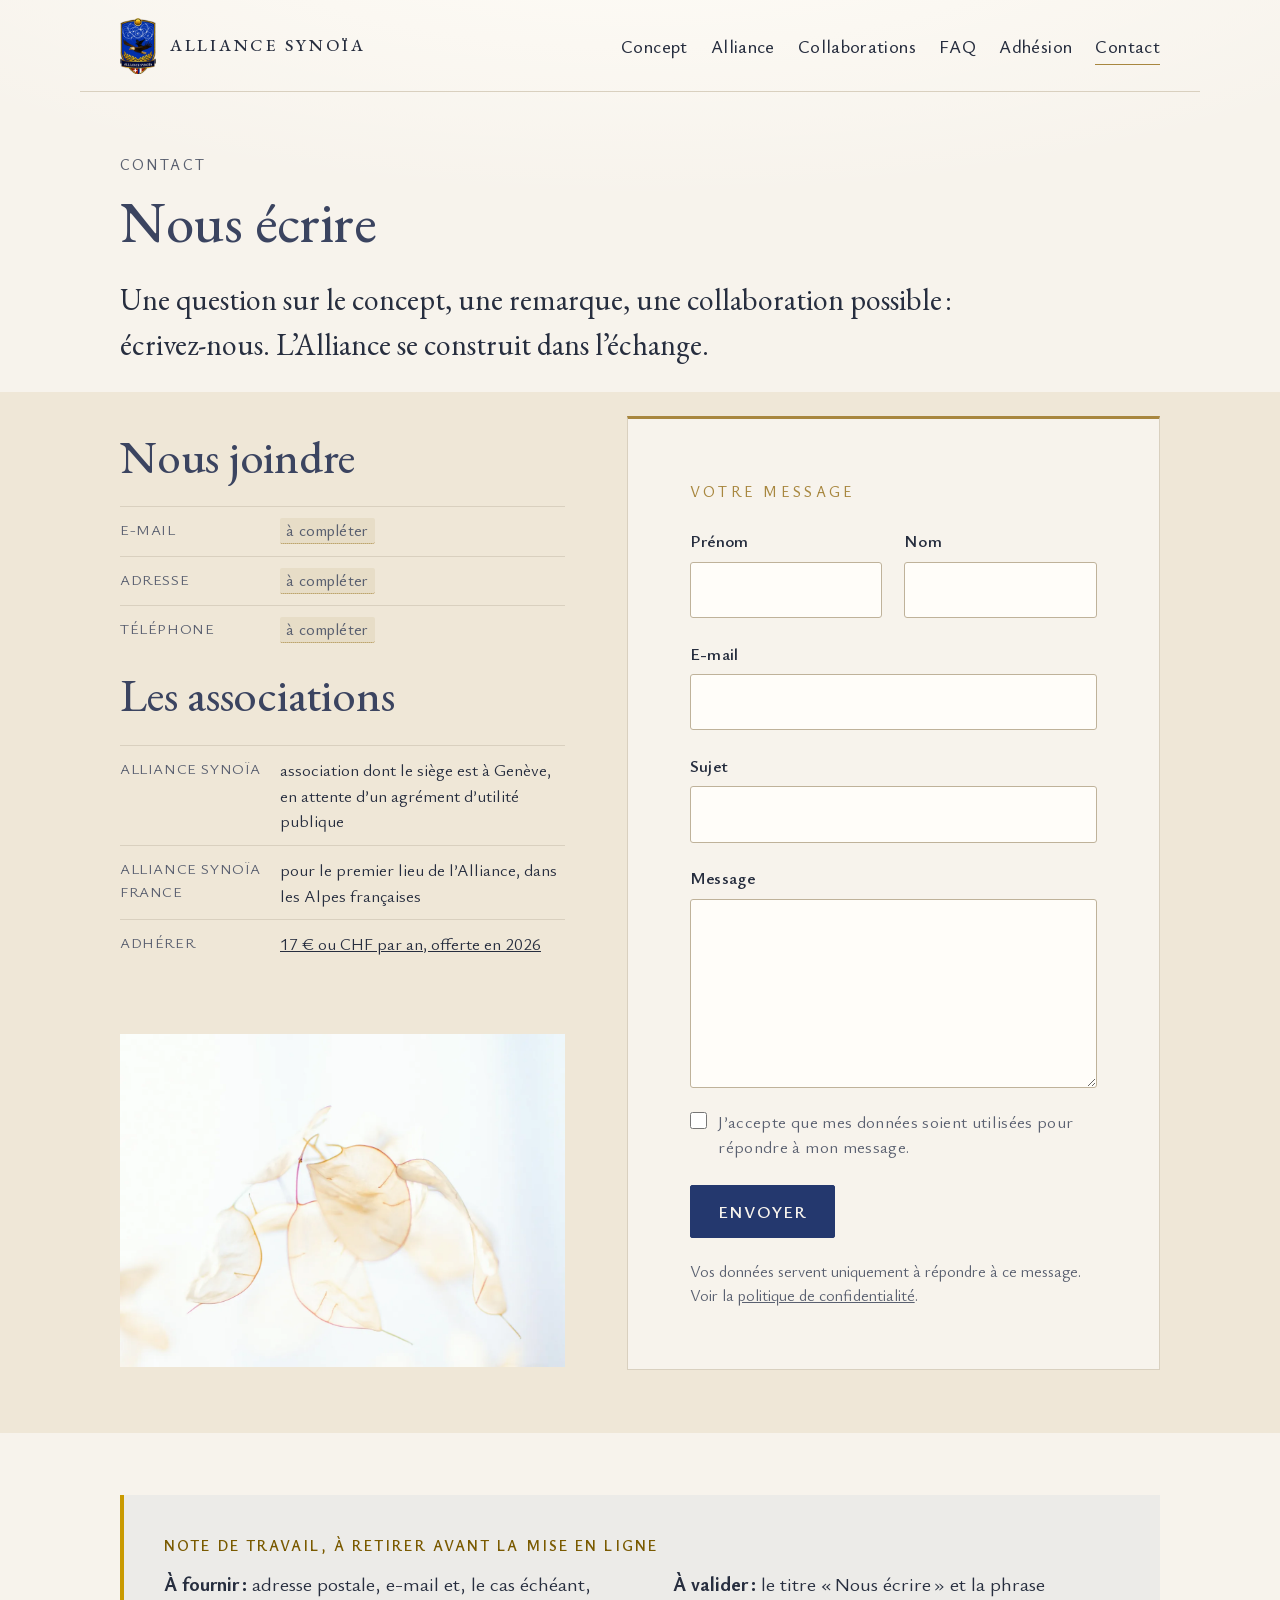
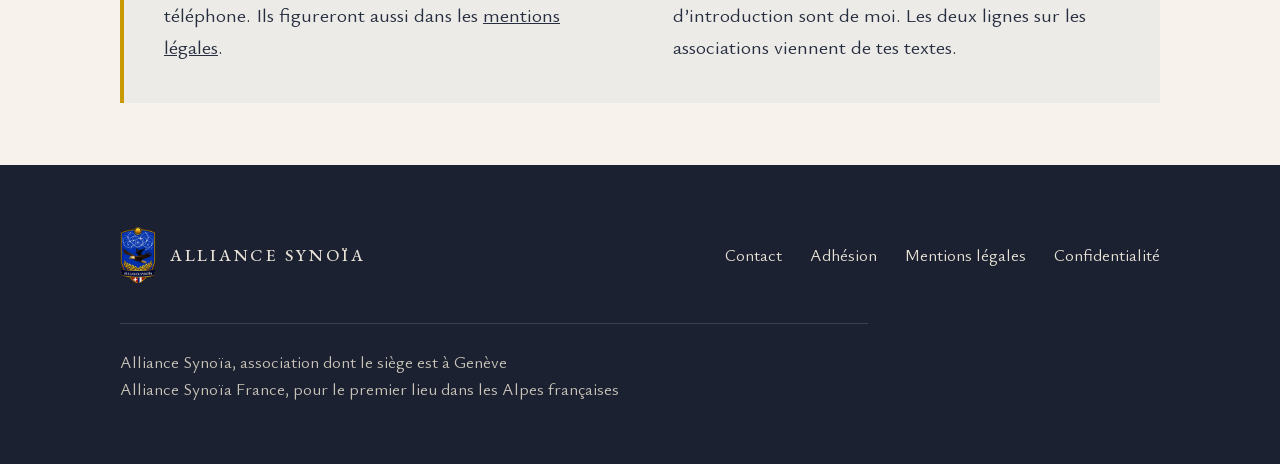
<file: contact.html>
<!doctype html>
<html lang="fr">
<head>
<meta charset="utf-8">
<meta name="robots" content="noindex, nofollow">
<meta name="viewport" content="width=device-width, initial-scale=1">
<title>Contact · Alliance Synoïa</title>
<meta name="description" content="Écrire à l’Alliance Synoïa, association franco-suisse dont le siège est à Genève.">
<link rel="canonical" href="https://restitutio777.github.io/alliance-synoia-apercu/contact.html">

<!-- Für geteilte Links. Ohne das zeigen Messenger und soziale Netze nur
     die nackte Adresse; mit dem Bild ist der Verein wiedererkennbar. Die
     Adressen müssen absolut sein, relative Pfade werden dort nicht
     aufgelöst. Erzeugt wird das Bild von og.py. -->
<meta property="og:type" content="website">
<meta property="og:site_name" content="Alliance Synoïa">
<meta property="og:locale" content="fr_FR">
<meta property="og:url" content="https://restitutio777.github.io/alliance-synoia-apercu/contact.html">
<meta property="og:title" content="Contact · Alliance Synoïa">
<meta property="og:description" content="Écrire à l’Alliance Synoïa, association franco-suisse dont le siège est à Genève.">
<meta property="og:image" content="https://restitutio777.github.io/alliance-synoia-apercu/medien/og/partage.png">
<meta property="og:image:width" content="1200">
<meta property="og:image:height" content="630">
<meta property="og:image:alt" content="Alliance Synoïa — L’Alliance Synoïa, nourricière d’un monde émergent">
<meta name="twitter:card" content="summary_large_image">

<meta name="theme-color" content="#F7F3EC">
<link rel="icon" href="medien/wappen/blason-provisoire-160.png" type="image/png">
<link rel="apple-touch-icon" href="medien/wappen/blason-provisoire-160.png">
<link rel="preload" href="schriften/eb-garamond-normal-latin.woff2" as="font" type="font/woff2" crossorigin>
<link rel="preload" href="schriften/ysabeau-office-normal-latin.woff2" as="font" type="font/woff2" crossorigin>
<link rel="stylesheet" href="stil/schriften.css">
<link rel="stylesheet" href="stil/site.css">
<script src="skript/site.js"></script>
</head>
<body class="page-contact">

<a class="saut" href="#contenu">Aller au contenu</a>

<header class="site-header wrap">
  <a class="marque" href="index.html">
    <img src="medien/wappen/blason-provisoire-160.png" width="104" height="160" alt="Blason de l’Alliance Synoïa">
    <span class="marque__nom">Alliance Synoïa</span>
  </a>
  <button class="nav-bascule" type="button" aria-expanded="false" aria-controls="nav-principale">
    <span class="nav-bascule__texte">Menu</span>
    <span class="nav-bascule__barres" aria-hidden="true"></span>
  </button>
  <nav class="nav" id="nav-principale" aria-label="Navigation principale">
    <ul>
      <li><a href="concept.html">Concept</a></li>
      <li><a href="alliance.html">Alliance</a></li>
      <li><a href="collaborations.html">Collaborations</a></li>
      <li><a href="faq.html">FAQ</a></li>
      <li><a href="adhesion.html">Adhésion</a></li>
      <li><a href="contact.html" aria-current="page">Contact</a></li>
    </ul>
  </nav>
</header>


<main id="contenu">
<section class="page-tete wrap">
    <p class="label">Contact</p>
    <h1>Nous écrire</h1>
    <p class="chapeau">Une question sur le concept, une remarque, une collaboration possible&#8239;: écrivez-nous. L’Alliance se construit dans l’échange.</p>
  </section>

  <section class="section--serre section--surface">
    <div class="wrap adhesion">
      <div class="adhesion__texte">
        <h2>Nous joindre</h2>
        <ul class="faits">
          <li><span class="faits__cle">E-mail</span><span class="a-completer">à compléter</span></li>
          <li><span class="faits__cle">Adresse</span><span class="a-completer">à compléter</span></li>
          <li><span class="faits__cle">Téléphone</span><span class="a-completer">à compléter</span></li>
        </ul>

        <h2>Les associations</h2>
        <ul class="faits">
          <li><span class="faits__cle">Alliance Synoïa</span><span>association dont le siège est à Genève, en attente d’un agrément d’utilité publique</span></li>
          <li><span class="faits__cle">Alliance Synoïa France</span><span>pour le premier lieu de l’Alliance, dans les Alpes françaises</span></li>
          <li><span class="faits__cle">Adhérer</span><span><a href="adhesion.html">17 € ou CHF par an, offerte en 2026</a></span></li>
        </ul>
      </div>

      <form class="formulaire" action="#" method="post">
        <p class="label">Votre message</p>
        <input type="hidden" name="formulaire" value="contact">
        <!-- Zeitstempel für die Spamabwehr. Er wird von skript/site.js
             gesetzt; ohne JavaScript bleibt er leer und die Prüfung
             entfällt, statt den Besucher auszusperren. -->
        <input type="hidden" name="jeton" value="">
        <!-- Honigtopf: ein Feld, das kein Mensch sieht und kein Mensch
             ausfüllt. Wer es ausfüllt, ist ein Skript. Kein CAPTCHA —
             das sperrt Menschen aus, die schlecht sehen. -->
        <p class="leurre" aria-hidden="true"><label>Ne pas remplir ce champ <input type="text" name="site" tabindex="-1" autocomplete="off"></label></p>
        <div class="champs-2">
          <label>Prénom <input type="text" name="prenom" autocomplete="given-name" required></label>
          <label>Nom <input type="text" name="nom" autocomplete="family-name" required></label>
        </div>
        <label>E-mail <input type="email" name="email" autocomplete="email" required></label>
        <label>Sujet <input type="text" name="sujet"></label>
        <label>Message <textarea name="message" rows="6" required></textarea></label>
        <label class="case"><input type="checkbox" name="consentement" required> <span>J’accepte que mes données soient utilisées pour répondre à mon message.</span></label>
        <button class="bouton" type="submit">Envoyer</button>
        <p class="formulaire__note">Vos données servent uniquement à répondre à ce message. Voir la <a href="confidentialite.html">politique de confidentialité</a>.</p>
      </form>

      <figure class="illustration">
        <img src="medien/fotos/petales-detail.webp" width="1280" height="960" alt="Pétales translucides suspendus dans une lumière claire" loading="lazy">
      </figure>
    </div>
  </section>

  <!-- À RETIRER AVANT LA MISE EN LIGNE. Note de travail pour Frédéric. -->
  <section class="section--serre wrap">
    <div class="avis">
      <p class="label">Note de travail, à retirer avant la mise en ligne</p>
      <p><b>À fournir&#8239;:</b> adresse postale, e-mail et, le cas échéant, téléphone. Ils figureront aussi dans les <a href="mentions-legales.html">mentions légales</a>.</p>
      <p><b>À valider&#8239;:</b> le titre «&#8239;Nous écrire&#8239;» et la phrase d’introduction sont de moi. Les deux lignes sur les associations viennent de tes textes.</p>
    </div>
  </section>
</main>

<footer class="site-footer">
  <div class="wrap site-footer__inner">
    <div class="marque">
      <img src="medien/wappen/blason-provisoire-160.png" width="104" height="160" alt="">
      <span class="marque__nom">Alliance Synoïa</span>
    </div>
    <p class="site-footer__assoc">
      Alliance Synoïa, association dont le siège est à Genève<br>
      Alliance Synoïa France, pour le premier lieu dans les Alpes françaises
    </p>
    <nav aria-label="Liens du pied de page">
      <a href="contact.html">Contact</a>
      <a href="adhesion.html">Adhésion</a>
      <a href="mentions-legales.html">Mentions légales</a>
      <a href="confidentialite.html">Confidentialité</a>
    </nav>
  </div>
</footer>


</body>
</html>
</file>
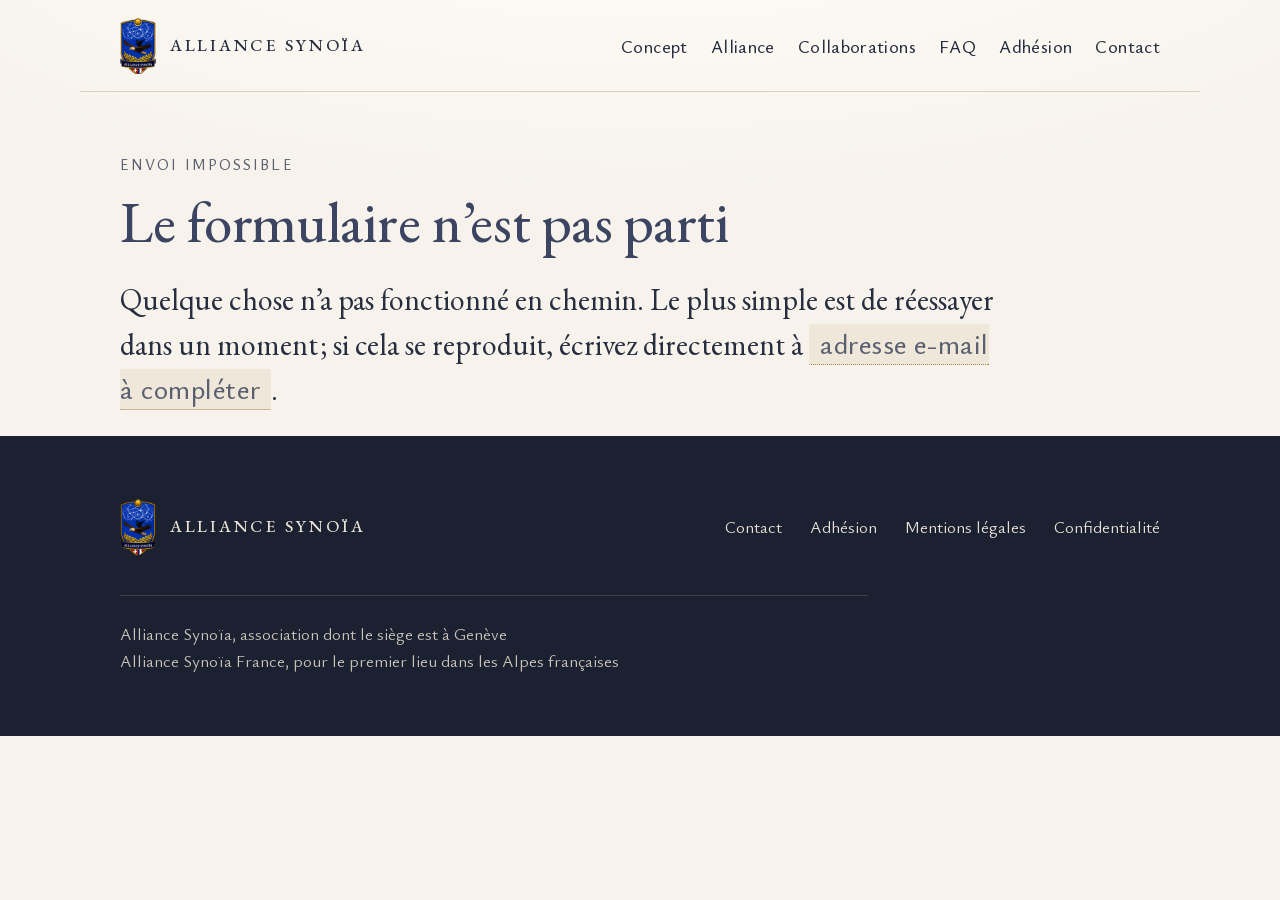
<file: erreur.html>
<!doctype html>
<html lang="fr">
<head>
<meta charset="utf-8">
<meta name="robots" content="noindex, nofollow">
<meta name="viewport" content="width=device-width, initial-scale=1">
<title>Envoi impossible · Alliance Synoïa</title>
<meta name="description" content="Le formulaire n’a pas pu être transmis.">
<meta name="robots" content="noindex, follow">
<link rel="canonical" href="https://restitutio777.github.io/alliance-synoia-apercu/erreur.html">

<!-- Für geteilte Links. Ohne das zeigen Messenger und soziale Netze nur
     die nackte Adresse; mit dem Bild ist der Verein wiedererkennbar. Die
     Adressen müssen absolut sein, relative Pfade werden dort nicht
     aufgelöst. Erzeugt wird das Bild von og.py. -->
<meta property="og:type" content="website">
<meta property="og:site_name" content="Alliance Synoïa">
<meta property="og:locale" content="fr_FR">
<meta property="og:url" content="https://restitutio777.github.io/alliance-synoia-apercu/erreur.html">
<meta property="og:title" content="Envoi impossible · Alliance Synoïa">
<meta property="og:description" content="Le formulaire n’a pas pu être transmis.">
<meta property="og:image" content="https://restitutio777.github.io/alliance-synoia-apercu/medien/og/partage.png">
<meta property="og:image:width" content="1200">
<meta property="og:image:height" content="630">
<meta property="og:image:alt" content="Alliance Synoïa — L’Alliance Synoïa, nourricière d’un monde émergent">
<meta name="twitter:card" content="summary_large_image">

<meta name="theme-color" content="#F7F3EC">
<link rel="icon" href="medien/wappen/blason-provisoire-160.png" type="image/png">
<link rel="apple-touch-icon" href="medien/wappen/blason-provisoire-160.png">
<link rel="preload" href="schriften/eb-garamond-normal-latin.woff2" as="font" type="font/woff2" crossorigin>
<link rel="preload" href="schriften/ysabeau-office-normal-latin.woff2" as="font" type="font/woff2" crossorigin>
<link rel="stylesheet" href="stil/schriften.css">
<link rel="stylesheet" href="stil/site.css">
<script src="skript/site.js"></script>
</head>
<body class="page-legale">

<a class="saut" href="#contenu">Aller au contenu</a>

<header class="site-header wrap">
  <a class="marque" href="index.html">
    <img src="medien/wappen/blason-provisoire-160.png" width="104" height="160" alt="Blason de l’Alliance Synoïa">
    <span class="marque__nom">Alliance Synoïa</span>
  </a>
  <button class="nav-bascule" type="button" aria-expanded="false" aria-controls="nav-principale">
    <span class="nav-bascule__texte">Menu</span>
    <span class="nav-bascule__barres" aria-hidden="true"></span>
  </button>
  <nav class="nav" id="nav-principale" aria-label="Navigation principale">
    <ul>
      <li><a href="concept.html">Concept</a></li>
      <li><a href="alliance.html">Alliance</a></li>
      <li><a href="collaborations.html">Collaborations</a></li>
      <li><a href="faq.html">FAQ</a></li>
      <li><a href="adhesion.html">Adhésion</a></li>
      <li><a href="contact.html">Contact</a></li>
    </ul>
  </nav>
</header>


<main id="contenu">
<section class="page-tete wrap">
    <p class="label">Envoi impossible</p>
    <h1>Le formulaire n’est pas parti</h1>
    <p class="chapeau">Quelque chose n’a pas fonctionné en chemin. Le plus simple est de réessayer dans un moment&#8239;; si cela se reproduit, écrivez directement à <span class="a-completer">adresse e-mail à compléter</span>.</p>
  </section>
</main>

<footer class="site-footer">
  <div class="wrap site-footer__inner">
    <div class="marque">
      <img src="medien/wappen/blason-provisoire-160.png" width="104" height="160" alt="">
      <span class="marque__nom">Alliance Synoïa</span>
    </div>
    <p class="site-footer__assoc">
      Alliance Synoïa, association dont le siège est à Genève<br>
      Alliance Synoïa France, pour le premier lieu dans les Alpes françaises
    </p>
    <nav aria-label="Liens du pied de page">
      <a href="contact.html">Contact</a>
      <a href="adhesion.html">Adhésion</a>
      <a href="mentions-legales.html">Mentions légales</a>
      <a href="confidentialite.html">Confidentialité</a>
    </nav>
  </div>
</footer>


</body>
</html>
</file>
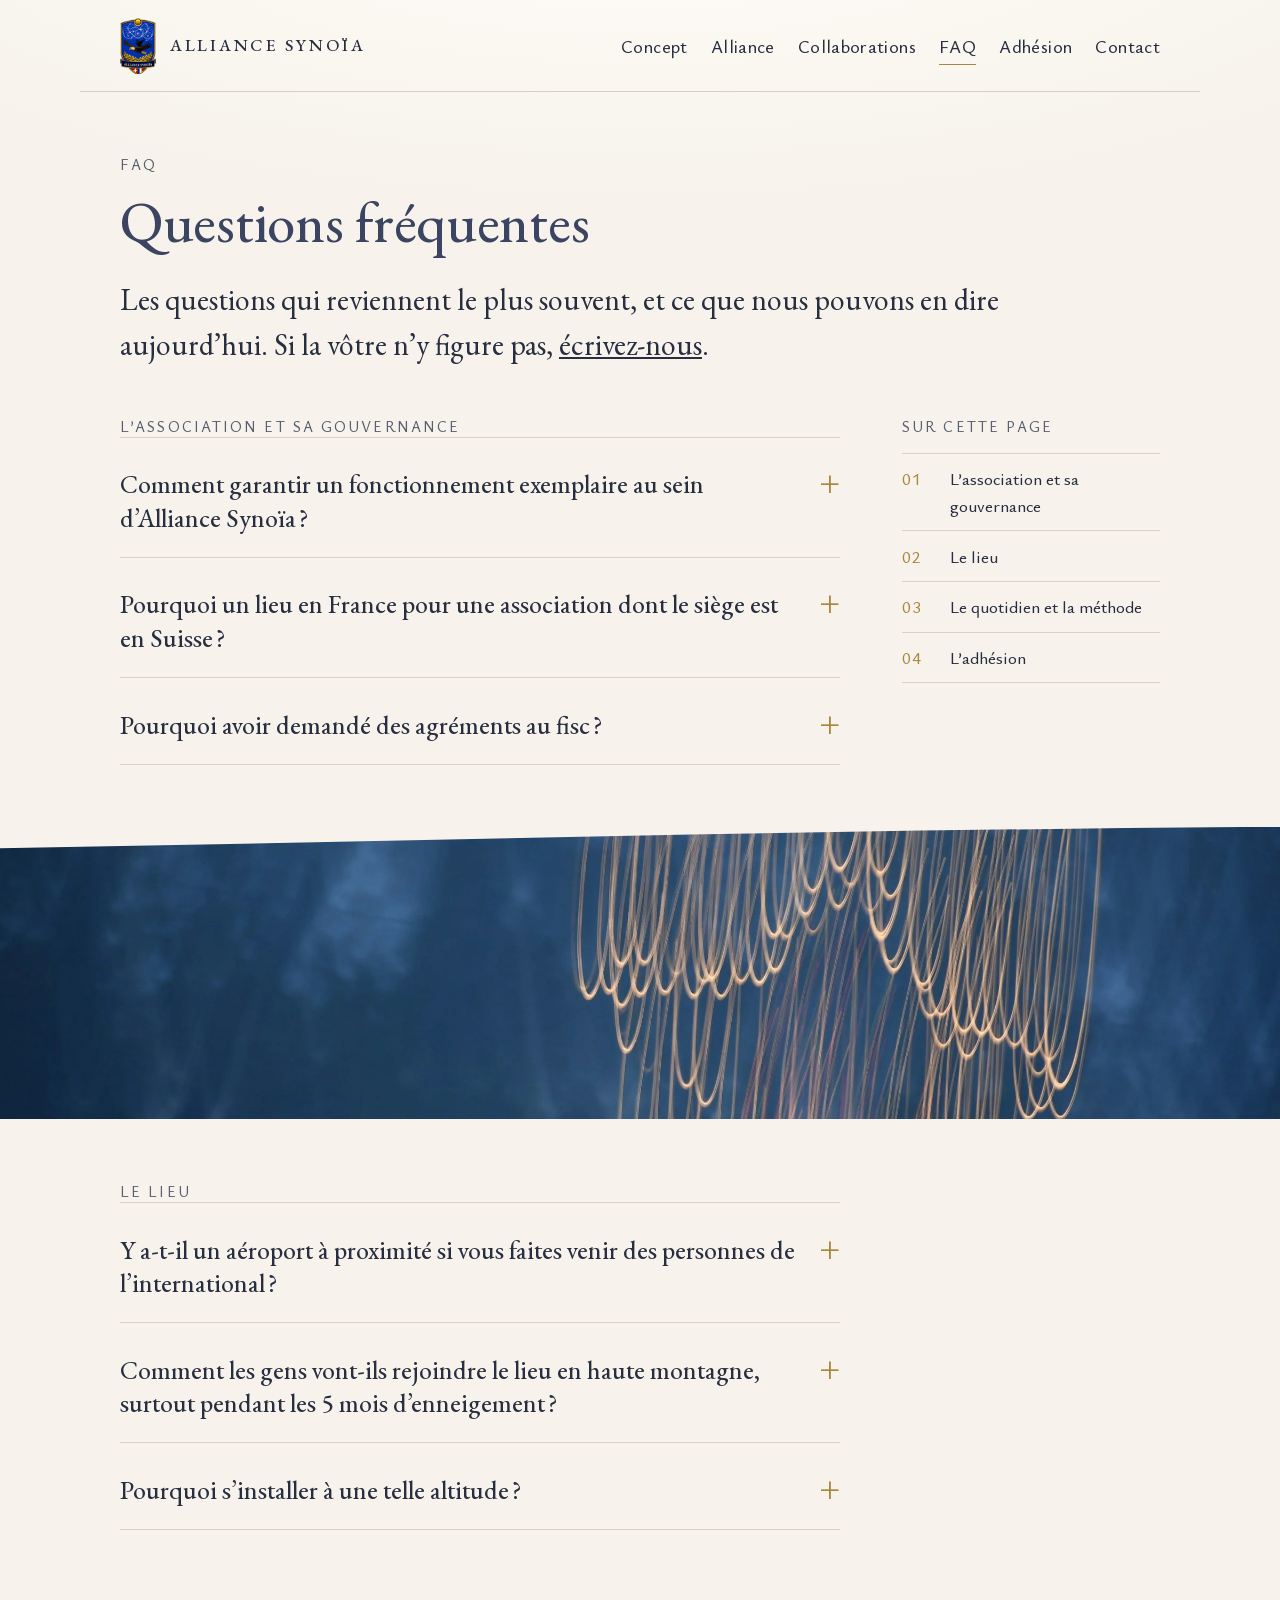
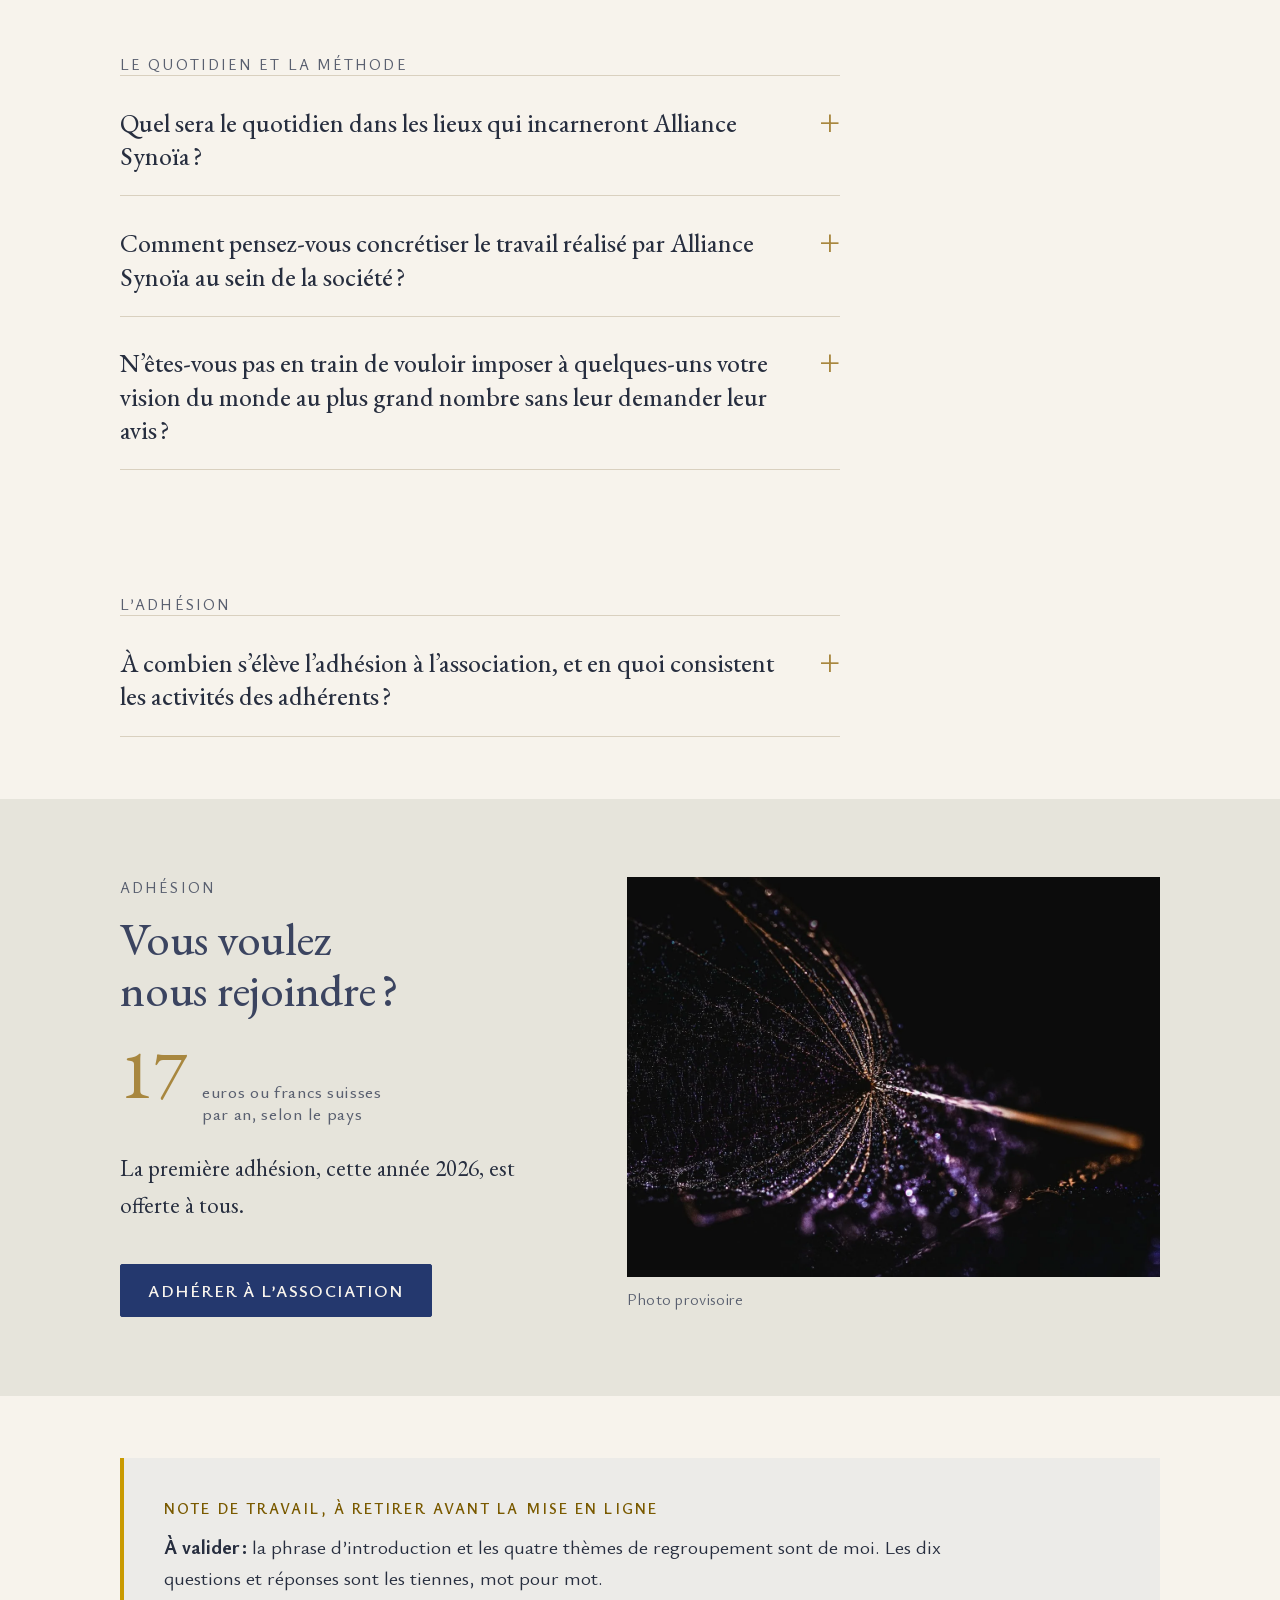
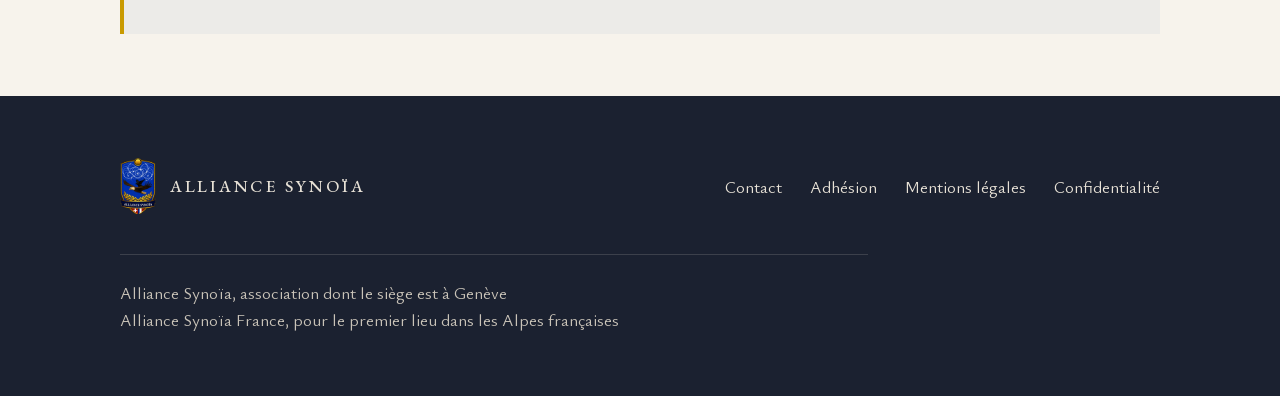
<file: faq.html>
<!doctype html>
<html lang="fr">
<head>
<meta charset="utf-8">
<meta name="robots" content="noindex, nofollow">
<meta name="viewport" content="width=device-width, initial-scale=1">
<title>FAQ · Alliance Synoïa</title>
<meta name="description" content="Questions fréquentes sur l’Alliance Synoïa : gouvernance et agréments, choix du lieu alpin, accès, quotidien des résidents et adhésion.">
<link rel="canonical" href="https://restitutio777.github.io/alliance-synoia-apercu/faq.html">

<!-- Für geteilte Links. Ohne das zeigen Messenger und soziale Netze nur
     die nackte Adresse; mit dem Bild ist der Verein wiedererkennbar. Die
     Adressen müssen absolut sein, relative Pfade werden dort nicht
     aufgelöst. Erzeugt wird das Bild von og.py. -->
<meta property="og:type" content="website">
<meta property="og:site_name" content="Alliance Synoïa">
<meta property="og:locale" content="fr_FR">
<meta property="og:url" content="https://restitutio777.github.io/alliance-synoia-apercu/faq.html">
<meta property="og:title" content="FAQ · Alliance Synoïa">
<meta property="og:description" content="Questions fréquentes sur l’Alliance Synoïa : gouvernance et agréments, choix du lieu alpin, accès, quotidien des résidents et adhésion.">
<meta property="og:image" content="https://restitutio777.github.io/alliance-synoia-apercu/medien/og/partage.png">
<meta property="og:image:width" content="1200">
<meta property="og:image:height" content="630">
<meta property="og:image:alt" content="Alliance Synoïa — L’Alliance Synoïa, nourricière d’un monde émergent">
<meta name="twitter:card" content="summary_large_image">

<meta name="theme-color" content="#F7F3EC">
<link rel="icon" href="medien/wappen/blason-provisoire-160.png" type="image/png">
<link rel="apple-touch-icon" href="medien/wappen/blason-provisoire-160.png">
<link rel="preload" href="schriften/eb-garamond-normal-latin.woff2" as="font" type="font/woff2" crossorigin>
<link rel="preload" href="schriften/ysabeau-office-normal-latin.woff2" as="font" type="font/woff2" crossorigin>
<link rel="stylesheet" href="stil/schriften.css">
<link rel="stylesheet" href="stil/site.css">
<script src="skript/site.js"></script>
</head>
<body class="page-faq">

<a class="saut" href="#contenu">Aller au contenu</a>

<header class="site-header wrap">
  <a class="marque" href="index.html">
    <img src="medien/wappen/blason-provisoire-160.png" width="104" height="160" alt="Blason de l’Alliance Synoïa">
    <span class="marque__nom">Alliance Synoïa</span>
  </a>
  <button class="nav-bascule" type="button" aria-expanded="false" aria-controls="nav-principale">
    <span class="nav-bascule__texte">Menu</span>
    <span class="nav-bascule__barres" aria-hidden="true"></span>
  </button>
  <nav class="nav" id="nav-principale" aria-label="Navigation principale">
    <ul>
      <li><a href="concept.html">Concept</a></li>
      <li><a href="alliance.html">Alliance</a></li>
      <li><a href="collaborations.html">Collaborations</a></li>
      <li><a href="faq.html" aria-current="page">FAQ</a></li>
      <li><a href="adhesion.html">Adhésion</a></li>
      <li><a href="contact.html">Contact</a></li>
    </ul>
  </nav>
</header>


<main id="contenu">
<section class="page-tete wrap">
    <p class="label">FAQ</p>
    <h1>Questions fréquentes</h1>
    <p class="chapeau">Les questions qui reviennent le plus souvent, et ce que nous pouvons en dire aujourd’hui. Si la vôtre n’y figure pas, <a href="contact.html">écrivez-nous</a>.</p>
  </section>

  <section class="section--serre wrap avec-marge">
    <nav class="sommaire marge" aria-labelledby="sommaire-titre">
      <p class="label" id="sommaire-titre">Sur cette page</p>
      <ol>
        <li><a href="#association">L’association et sa gouvernance</a></li>
        <li><a href="#lieu">Le lieu</a></li>
        <li><a href="#travail">Le quotidien et la méthode</a></li>
        <li><a href="#adherer">L’adhésion</a></li>
      </ol>
    </nav>

    <h2 class="label" id="association">L’association et sa gouvernance</h2>
    <div class="faq" aria-labelledby="association">

      <details>
        <summary>Comment garantir un fonctionnement exemplaire au sein d’Alliance Synoïa&#8239;?</summary>
        <div class="faq__reponse">
          <p>Créer une association, selon les lois des pays, nécessite un organigramme (un président, un vice-président, un trésorier, etc.). Pour autant, aucun des responsables de l’association n’a la vocation de s’approprier des avantages. Tous remplissent des fonctions précises et les décisions sont collégiales. Tous sont bénévoles dans le cadre de l’administration d’Alliance Synoïa. Le Conseil d’administration de l’association-mère est franco-suisse à parts égales.</p>
          <p>Par ailleurs, les statuts sont très clairs sur le sujet et la transparence sur le fonctionnement est limpide. Ensuite, dans la mesure où nous avons déposé des dossiers d’agrément d’utilité publique en Suisse et d’intérêt général en France, le fisc va éplucher le fonctionnement de l’association et l’avoir toujours en observation. Il y a là peu de place pour quelque dérive que ce soit.</p>
          <p>Enfin, le lieu nécessite la présence 24h/24 de plusieurs personnes pour son fonctionnement tout au long de l’année. Là encore les conditions de leur hébergement sont claires. Les membres du CA n’habitent pas sur place.</p>
        </div>
      </details>

      <details>
        <summary>Pourquoi un lieu en France pour une association dont le siège est en Suisse&#8239;?</summary>
        <div class="faq__reponse">
          <p>Nous avons cherché dans de nombreuses vallées alpines, en Suisse comme en France, le lieu idéal pour la première Alliance Synoïa. En Suisse, il s’est rapidement révélé que les prix immobiliers pour la structure dont nous avons besoin seraient 8 à 10 fois plus chers que celui, équivalent, que nous avons trouvé en France, après avoir sillonné 3 départements alpins.</p>
          <p>Ce projet, né en France, a tout de suite trouvé une pleine collaboration en Suisse, à travers les réseaux d’entraide Solaris des deux pays. C’est un projet que nous considérons comme bicéphale, les équipes des deux pays travaillant main dans la main à sa réalisation. Deux associations ont été créées ensemble le même jour : Alliance Synoïa, dont le siège est à Genève, et Alliance Synoïa France.</p>
        </div>
      </details>

      <details>
        <summary>Pourquoi avoir demandé des agréments au fisc&#8239;?</summary>
        <div class="faq__reponse">
          <p>La levée de fonds nécessaire à rendre opérationnelle Alliance Synoïa s’effectue dans plusieurs pays, dont la Suisse et la France où les deux premières associations ont été créées. C’est pourquoi nous avons demandé les agréments d’utilité publique et d’intérêt général, afin de pouvoir défiscaliser les dons.</p>
        </div>
      </details>

    </div>
  </section>

  <section class="bandeau">
    <figure>
      <img src="medien/fotos/fils-de-lumiere.webp" width="2400" height="900" alt="Fils de lumière dorée sur fond bleu" loading="lazy">
    </figure>
  </section>

  <section class="section--serre wrap">

    <h2 class="label" id="lieu">Le lieu</h2>
    <div class="faq" aria-labelledby="lieu">

      <details>
        <summary>Y a-t-il un aéroport à proximité si vous faites venir des personnes de l’international&#8239;?</summary>
        <div class="faq__reponse">
          <p>Oui. Il y a un aéroport international à un peu plus d’une heure de route l’été et 1h50 l’hiver. Il y a également une gare TGV desservant Paris en 4h, à 1h de route l’hiver et 25 minutes l’été.</p>
        </div>
      </details>

      <details>
        <summary>Comment les gens vont-ils rejoindre le lieu en haute montagne, surtout pendant les 5 mois d’enneigement&#8239;?</summary>
        <div class="faq__reponse">
          <p>Que ce soit par train ou en avion, l’accès est assuré (voir la question ci-dessus). Par la route, la première ville avec une gare est à 20 minutes. Des navettes sont disponibles en période non enneigée et une route y mène en voiture. L’hiver, la route est quotidiennement déneigée s’il y a lieu. L’accès est toujours possible, sauf exceptionnellement en cas d’avalanche ou d’éboulement.</p>
        </div>
      </details>

      <details>
        <summary>Pourquoi s’installer à une telle altitude&#8239;?</summary>
        <div class="faq__reponse">
          <p>Ce n’était pas une volonté, mais nous recherchions un lieu énergétiquement fort et les synchronicités et nos besoins nous y ont emmenés. Une large part de notre travail concernera la recherche des équilibres de la biodiversité, en collaboration avec plusieurs associations ou institutions, en Suisse comme en France. Le massif alpin est un laboratoire du Vivant en conditions difficiles, parfait pour des recherches et des expériences avancées, tant en terme d’agriculture que d’équilibre avec la faune.</p>
        </div>
      </details>

    </div>
  </section>

  <section class="section--serre wrap">

    <h2 class="label" id="travail">Le quotidien et la méthode</h2>
    <div class="faq" aria-labelledby="travail">

      <details>
        <summary>Quel sera le quotidien dans les lieux qui incarneront Alliance Synoïa&#8239;?</summary>
        <div class="faq__reponse">
          <p>Les chercheurs, les scientifiques, les penseurs, les sages des peuples premiers qui viendront dans le nid d’aigle de l’Alliance Synoïa vivront ensemble le temps d’élaborer les travaux pour lesquels nous les auront fait venir des quatre coins du monde.</p>
          <p>Au quotidien ils seront immergés dans leurs échanges, que ce soit en se restaurant, en discutant le soir devant un feu, en travaillant autour d’une table, en échangeant au cours d’une marche dans la montagne…</p>
          <p>Nous les aideront à créer l’intimité et le convivialité nécessaires à ce travail en profondeur et nous favoriserons le décloisonnement des disciplines auquel aspirent nombre d’entre eux.</p>
          <p>Nous diffuserons largement et gratuitement via un studio web-TV les entretiens que nous solliciterons et les avancées des travaux réalisés. La transmission des savoirs étant un de nos objectifs premiers.</p>
        </div>
      </details>

      <details>
        <summary>Comment pensez-vous concrétiser le travail réalisé par Alliance Synoïa au sein de la société&#8239;?</summary>
        <div class="faq__reponse">
          <p>Nous évaluons qu’une transition positive a déjà commencé, qui va considérablement s’accélérer, malgré les apparences entretenues par les médias. L’état actuel de la géopolitique reflète dans tous ses excès ce changement de paradigme en cours. Ce contexte que nous avons largement anticipé et dans lequel nous sommes acteurs, facilitera considérablement l’ouverture aux propositions que nous ferons.</p>
          <p>Toutefois, si cette transition tardait à s’imposer, par nos réseaux et notre stratégie, nous avons prévu de nous donner les moyens de favoriser l’introduction de nos propositions dans les diverses structures décisionnaires, à commencer par les régions.</p>
        </div>
      </details>

      <details>
        <summary>N’êtes-vous pas en train de vouloir imposer à quelques-uns votre vision du monde au plus grand nombre sans leur demander leur avis&#8239;?</summary>
        <div class="faq__reponse">
          <p>Les modèles, les visions et les feuilles de route que nous allons élaborer, par les collaborations internationales et les expériences de terrain, ne pourront jamais être imposés. Ils seront le fruit des sagesses et des compétences du monde entier, que nous aurons rassemblées. Ce qui naîtra de ce travail sera proposé et ce sont les peuples ou leurs représentants, selon les structures à venir, qui décideront s’ils en veulent ou non.</p>
          <p>Nous pensons que les constats qui se généralisent au sein des populations occidentales favoriseront nettement le besoin de ne plus reproduire le passé et d’aller sans crainte vers le nouveau. C’est cela qu’Alliance Synoïa anticipe.</p>
        </div>
      </details>

    </div>
  </section>

  <section class="section--serre wrap">

    <h2 class="label" id="adherer">L’adhésion</h2>
    <div class="faq" aria-labelledby="adherer">

      <details>
        <summary>À combien s’élève l’adhésion à l’association, et en quoi consistent les activités des adhérents&#8239;?</summary>
        <div class="faq__reponse">
          <p>L’adhésion annuelle a été fixée à 17 euros ou 17 francs suisses selon le pays. L’année comptable des associations court du 1<sup>er</sup> avril au 31 mars. La première adhésion cette année 2026 est offerte à tous. Même si elle n’offre pas encore d’activité réelle, elle nous soutient auprès des administrations fiscales des deux pays.</p>
          <p>Concernant les activités possibles des adhérents de l’association, où qu’ils soient en Suisse ou en France, nous les détaillerons dès que nous seront opérationnels. Mais chaque chose en son temps.</p>
        </div>
      </details>

    </div>
  </section>

  <section class="section section--pierre">
    <div class="wrap adhesion">
      <div class="adhesion__texte">
        <p class="label">Adhésion</p>
        <h2>Vous voulez nous rejoindre&#8239;?</h2>
        <p class="montant"><span class="montant__chiffre">17</span><span class="montant__unite">euros ou francs suisses par an, selon le pays</span></p>
        <p>La première adhésion, cette année 2026, est offerte à tous.</p>
        <p class="actions">
          <a class="bouton" href="adhesion.html">Adhérer à l’association</a>
        </p>
      </div>
      <figure>
        <img src="medien/fotos/filaments.webp" width="1280" height="960" alt="Filaments lumineux d’une graine sur fond sombre" loading="lazy">
        <figcaption>Photo provisoire</figcaption>
      </figure>
    </div>
  </section>

  <!-- À RETIRER AVANT LA MISE EN LIGNE. Note de travail pour Frédéric. -->
  <section class="section--serre wrap">
    <div class="avis">
      <p class="label">Note de travail, à retirer avant la mise en ligne</p>
      <p><b>À valider&#8239;:</b> la phrase d’introduction et les quatre thèmes de regroupement sont de moi. Les dix questions et réponses sont les tiennes, mot pour mot.</p>
    </div>
  </section>
</main>

<footer class="site-footer">
  <div class="wrap site-footer__inner">
    <div class="marque">
      <img src="medien/wappen/blason-provisoire-160.png" width="104" height="160" alt="">
      <span class="marque__nom">Alliance Synoïa</span>
    </div>
    <p class="site-footer__assoc">
      Alliance Synoïa, association dont le siège est à Genève<br>
      Alliance Synoïa France, pour le premier lieu dans les Alpes françaises
    </p>
    <nav aria-label="Liens du pied de page">
      <a href="contact.html">Contact</a>
      <a href="adhesion.html">Adhésion</a>
      <a href="mentions-legales.html">Mentions légales</a>
      <a href="confidentialite.html">Confidentialité</a>
    </nav>
  </div>
</footer>


</body>
</html>
</file>
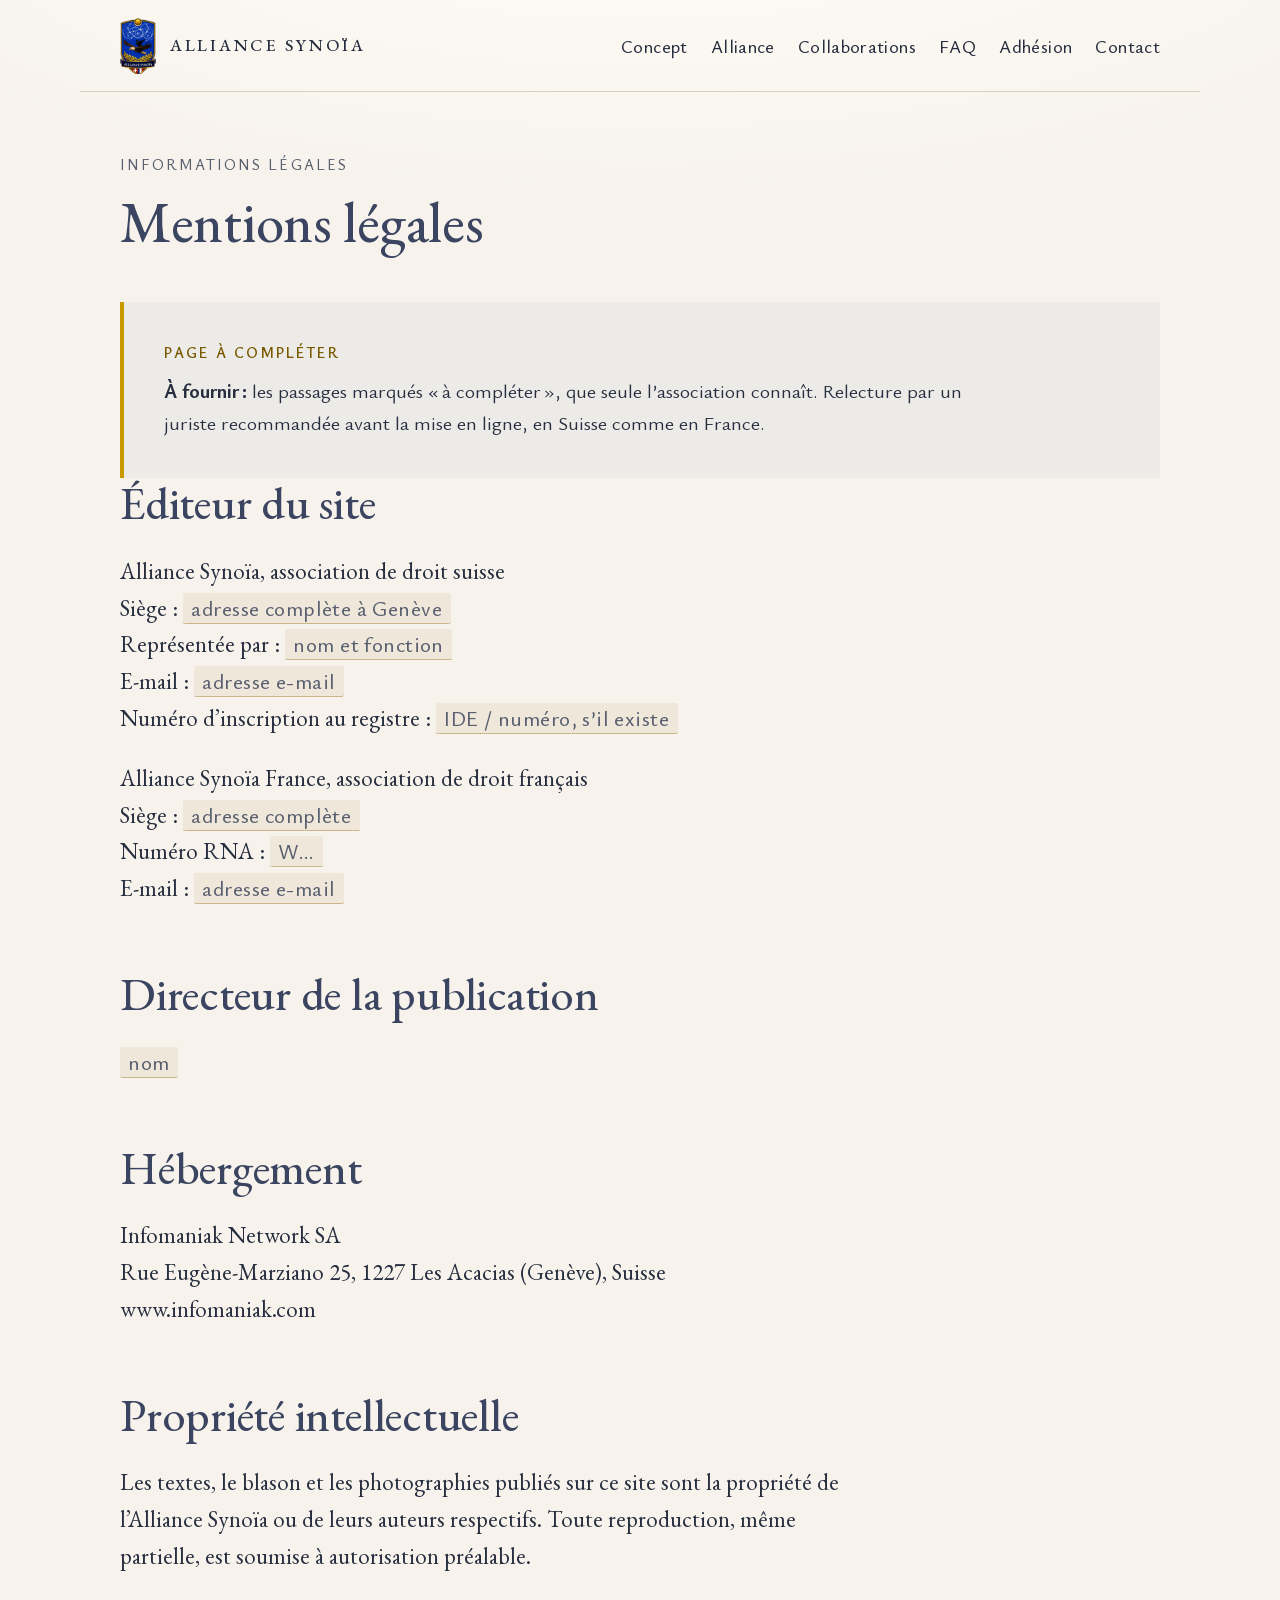
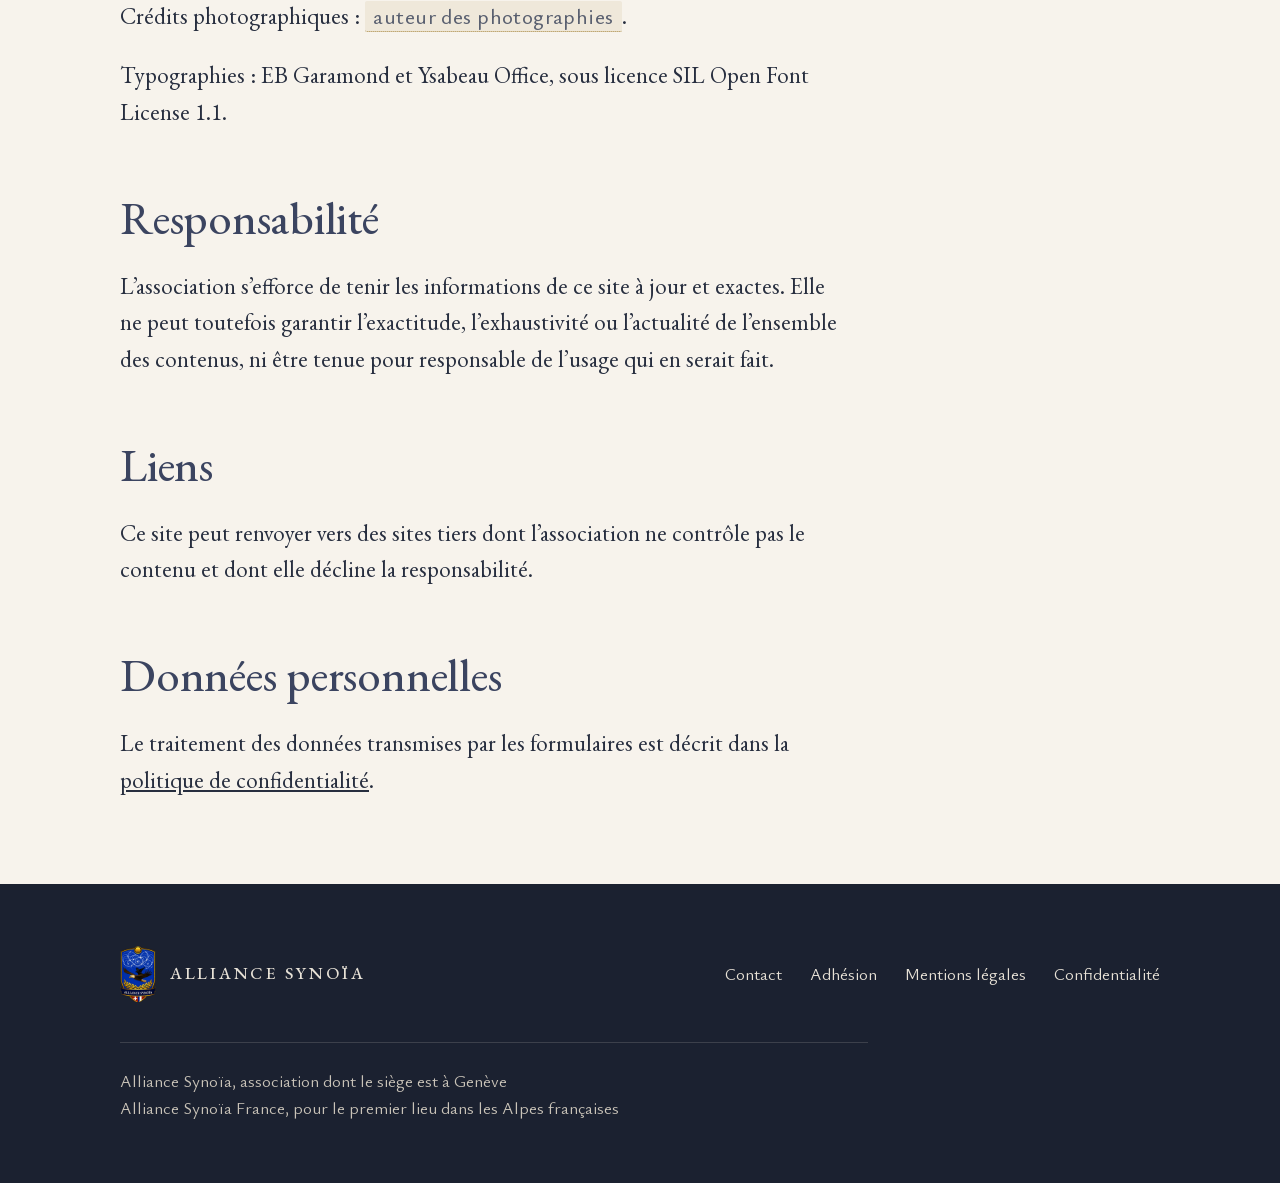
<file: mentions-legales.html>
<!doctype html>
<html lang="fr">
<head>
<meta charset="utf-8">
<meta name="robots" content="noindex, nofollow">
<meta name="viewport" content="width=device-width, initial-scale=1">
<title>Mentions légales · Alliance Synoïa</title>
<meta name="description" content="Mentions légales du site de l’Alliance Synoïa.">
<link rel="icon" href="medien/wappen/blason-provisoire-160.png" type="image/png">
<link rel="preload" href="schriften/eb-garamond-normal-latin.woff2" as="font" type="font/woff2" crossorigin>
<link rel="preload" href="schriften/ysabeau-office-normal-latin.woff2" as="font" type="font/woff2" crossorigin>
<link rel="stylesheet" href="stil/schriften.css">
<link rel="stylesheet" href="stil/site.css">
<script src="skript/site.js"></script>
</head>
<body class="page-legale">

<a class="saut" href="#contenu">Aller au contenu</a>

<header class="site-header wrap">
  <a class="marque" href="index.html">
    <img src="medien/wappen/blason-provisoire-160.png" width="104" height="160" alt="Blason de l’Alliance Synoïa">
    <span class="marque__nom">Alliance Synoïa</span>
  </a>
  <button class="nav-bascule" type="button" aria-expanded="false" aria-controls="nav-principale">
    <span class="nav-bascule__texte">Menu</span>
    <span class="nav-bascule__barres" aria-hidden="true"></span>
  </button>
  <nav class="nav" id="nav-principale" aria-label="Navigation principale">
    <ul>
      <li><a href="concept.html">Concept</a></li>
      <li><a href="alliance.html">Alliance</a></li>
      <li><a href="collaborations.html">Collaborations</a></li>
      <li><a href="faq.html">FAQ</a></li>
      <li><a href="adhesion.html">Adhésion</a></li>
      <li><a href="contact.html">Contact</a></li>
    </ul>
  </nav>
</header>


<main id="contenu">
<section class="page-tete wrap">
    <p class="label">Informations légales</p>
    <h1>Mentions légales</h1>
  </section>

  <section class="section--serre wrap">

    <div class="avis">
      <p class="label">Page à compléter</p>
      <p><b>À fournir&#8239;:</b> les passages marqués «&#8239;à compléter&#8239;», que seule l’association connaît. Relecture par un juriste recommandée avant la mise en ligne, en Suisse comme en France.</p>
    </div>

    <div class="lecture article">

      <h2>Éditeur du site</h2>
      <p>
        Alliance Synoïa, association de droit suisse<br>
        Siège : <span class="a-completer">adresse complète à Genève</span><br>
        Représentée par : <span class="a-completer">nom et fonction</span><br>
        E-mail : <span class="a-completer">adresse e-mail</span><br>
        Numéro d’inscription au registre : <span class="a-completer">IDE / numéro, s’il existe</span>
      </p>
      <p>
        Alliance Synoïa France, association de droit français<br>
        Siège : <span class="a-completer">adresse complète</span><br>
        Numéro RNA : <span class="a-completer">W…</span><br>
        E-mail : <span class="a-completer">adresse e-mail</span>
      </p>

      <h2>Directeur de la publication</h2>
      <p><span class="a-completer">nom</span></p>

      <h2>Hébergement</h2>
      <p>
        Infomaniak Network SA<br>
        Rue Eugène-Marziano 25, 1227 Les Acacias (Genève), Suisse<br>
        www.infomaniak.com
      </p>

      <h2>Propriété intellectuelle</h2>
      <p>Les textes, le blason et les photographies publiés sur ce site sont la propriété de l’Alliance Synoïa ou de leurs auteurs respectifs. Toute reproduction, même partielle, est soumise à autorisation préalable.</p>
      <p>Crédits photographiques : <span class="a-completer">auteur des photographies</span>.</p>
      <p>Typographies : EB Garamond et Ysabeau Office, sous licence SIL Open Font License 1.1.</p>

      <h2>Responsabilité</h2>
      <p>L’association s’efforce de tenir les informations de ce site à jour et exactes. Elle ne peut toutefois garantir l’exactitude, l’exhaustivité ou l’actualité de l’ensemble des contenus, ni être tenue pour responsable de l’usage qui en serait fait.</p>

      <h2>Liens</h2>
      <p>Ce site peut renvoyer vers des sites tiers dont l’association ne contrôle pas le contenu et dont elle décline la responsabilité.</p>

      <h2>Données personnelles</h2>
      <p>Le traitement des données transmises par les formulaires est décrit dans la <a href="confidentialite.html">politique de confidentialité</a>.</p>

    </div>
  </section>
</main>

<footer class="site-footer">
  <div class="wrap site-footer__inner">
    <div class="marque">
      <img src="medien/wappen/blason-provisoire-160.png" width="104" height="160" alt="">
      <span class="marque__nom">Alliance Synoïa</span>
    </div>
    <p class="site-footer__assoc">
      Alliance Synoïa, association dont le siège est à Genève<br>
      Alliance Synoïa France, pour le premier lieu dans les Alpes françaises
    </p>
    <nav aria-label="Liens du pied de page">
      <a href="contact.html">Contact</a>
      <a href="adhesion.html">Adhésion</a>
      <a href="mentions-legales.html">Mentions légales</a>
      <a href="confidentialite.html">Confidentialité</a>
    </nav>
  </div>
</footer>


</body>
</html>
</file>
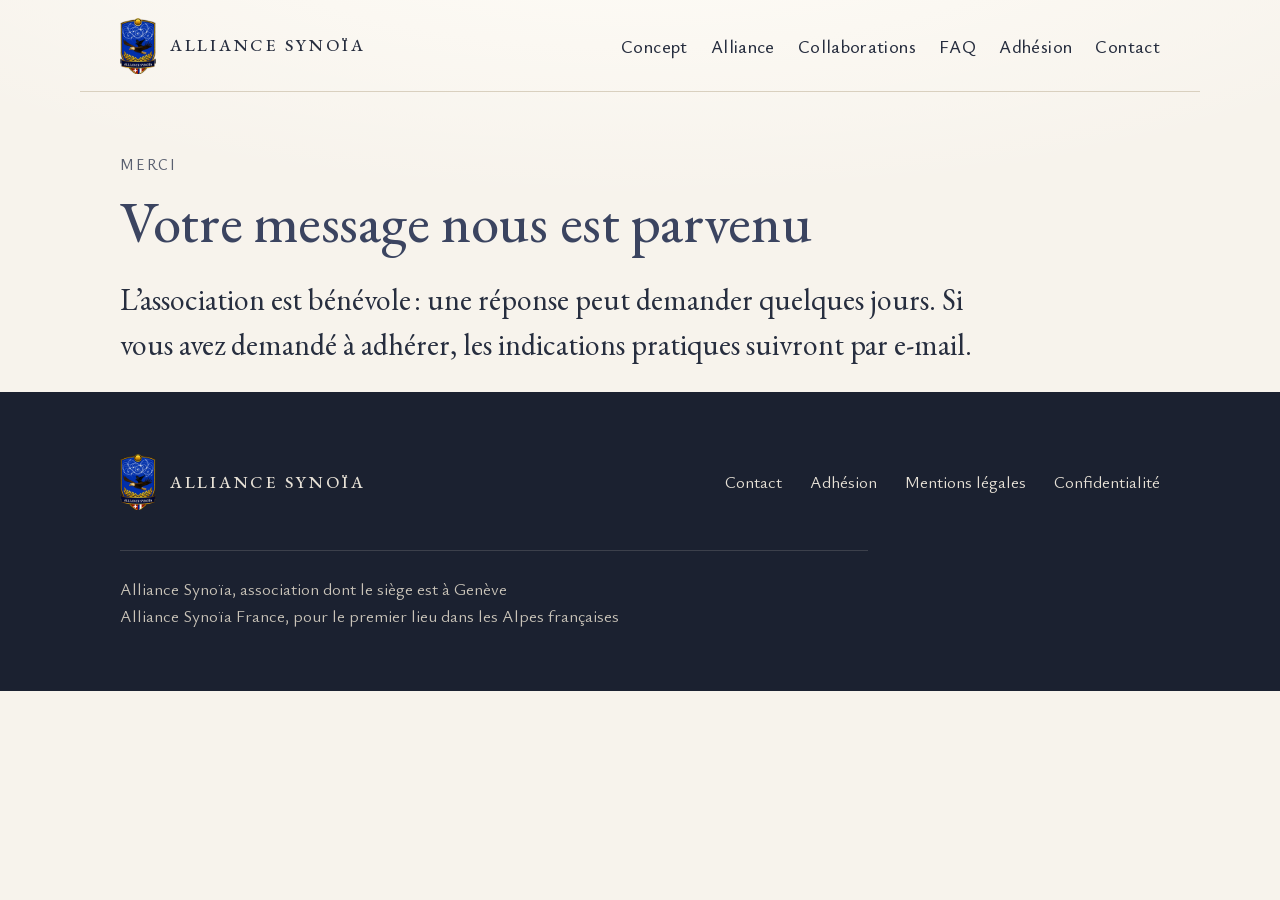
<file: merci.html>
<!doctype html>
<html lang="fr">
<head>
<meta charset="utf-8">
<meta name="robots" content="noindex, nofollow">
<meta name="viewport" content="width=device-width, initial-scale=1">
<title>Message reçu · Alliance Synoïa</title>
<meta name="description" content="Votre message est bien parvenu à l’Alliance Synoïa.">
<meta name="robots" content="noindex, follow">
<link rel="canonical" href="https://restitutio777.github.io/alliance-synoia-apercu/merci.html">

<!-- Für geteilte Links. Ohne das zeigen Messenger und soziale Netze nur
     die nackte Adresse; mit dem Bild ist der Verein wiedererkennbar. Die
     Adressen müssen absolut sein, relative Pfade werden dort nicht
     aufgelöst. Erzeugt wird das Bild von og.py. -->
<meta property="og:type" content="website">
<meta property="og:site_name" content="Alliance Synoïa">
<meta property="og:locale" content="fr_FR">
<meta property="og:url" content="https://restitutio777.github.io/alliance-synoia-apercu/merci.html">
<meta property="og:title" content="Message reçu · Alliance Synoïa">
<meta property="og:description" content="Votre message est bien parvenu à l’Alliance Synoïa.">
<meta property="og:image" content="https://restitutio777.github.io/alliance-synoia-apercu/medien/og/partage.png">
<meta property="og:image:width" content="1200">
<meta property="og:image:height" content="630">
<meta property="og:image:alt" content="Alliance Synoïa — L’Alliance Synoïa, nourricière d’un monde émergent">
<meta name="twitter:card" content="summary_large_image">

<meta name="theme-color" content="#F7F3EC">
<link rel="icon" href="medien/wappen/blason-provisoire-160.png" type="image/png">
<link rel="apple-touch-icon" href="medien/wappen/blason-provisoire-160.png">
<link rel="preload" href="schriften/eb-garamond-normal-latin.woff2" as="font" type="font/woff2" crossorigin>
<link rel="preload" href="schriften/ysabeau-office-normal-latin.woff2" as="font" type="font/woff2" crossorigin>
<link rel="stylesheet" href="stil/schriften.css">
<link rel="stylesheet" href="stil/site.css">
<script src="skript/site.js"></script>
</head>
<body class="page-legale">

<a class="saut" href="#contenu">Aller au contenu</a>

<header class="site-header wrap">
  <a class="marque" href="index.html">
    <img src="medien/wappen/blason-provisoire-160.png" width="104" height="160" alt="Blason de l’Alliance Synoïa">
    <span class="marque__nom">Alliance Synoïa</span>
  </a>
  <button class="nav-bascule" type="button" aria-expanded="false" aria-controls="nav-principale">
    <span class="nav-bascule__texte">Menu</span>
    <span class="nav-bascule__barres" aria-hidden="true"></span>
  </button>
  <nav class="nav" id="nav-principale" aria-label="Navigation principale">
    <ul>
      <li><a href="concept.html">Concept</a></li>
      <li><a href="alliance.html">Alliance</a></li>
      <li><a href="collaborations.html">Collaborations</a></li>
      <li><a href="faq.html">FAQ</a></li>
      <li><a href="adhesion.html">Adhésion</a></li>
      <li><a href="contact.html">Contact</a></li>
    </ul>
  </nav>
</header>


<main id="contenu">
<section class="page-tete wrap">
    <p class="label">Merci</p>
    <h1>Votre message nous est parvenu</h1>
    <p class="chapeau">L’association est bénévole&#8239;: une réponse peut demander quelques jours. Si vous avez demandé à adhérer, les indications pratiques suivront par e-mail.</p>
  </section>
</main>

<footer class="site-footer">
  <div class="wrap site-footer__inner">
    <div class="marque">
      <img src="medien/wappen/blason-provisoire-160.png" width="104" height="160" alt="">
      <span class="marque__nom">Alliance Synoïa</span>
    </div>
    <p class="site-footer__assoc">
      Alliance Synoïa, association dont le siège est à Genève<br>
      Alliance Synoïa France, pour le premier lieu dans les Alpes françaises
    </p>
    <nav aria-label="Liens du pied de page">
      <a href="contact.html">Contact</a>
      <a href="adhesion.html">Adhésion</a>
      <a href="mentions-legales.html">Mentions légales</a>
      <a href="confidentialite.html">Confidentialité</a>
    </nav>
  </div>
</footer>


</body>
</html>
</file>
<file: stil/schriften.css>
/* Schriften der Website: EB Garamond und Ysabeau Office.
   Beide unter SIL Open Font License 1.1, Lizenztexte liegen in schriften/.
   Lokal ausgeliefert, kein Google-CDN — DSGVO und Schweizer DSG.
   Subsets: latin, latin-ext, greek, greek-ext. Griechisch wird gebraucht,
   das Wort συνοΐα steht im Text.

   Ein anderes Schriftpaar einsetzen: die WOFF2-Dateien nach quelle/schriften/
   legen, diese Datei neu erzeugen und in stil/site.css --serif und --sans
   sowie den Block "Feinabstimmung der Schriften" anpassen. */

@font-face {
  font-family: 'EB Garamond';
  font-style: italic;
  font-weight: 400 800;
  font-display: swap;
  src: url(../schriften/eb-garamond-italic-greek-ext.woff2) format('woff2');
  unicode-range: U+1F00-1FFF;
}

@font-face {
  font-family: 'EB Garamond';
  font-style: italic;
  font-weight: 400 800;
  font-display: swap;
  src: url(../schriften/eb-garamond-italic-greek.woff2) format('woff2');
  unicode-range: U+0370-0377, U+037A-037F, U+0384-038A, U+038C, U+038E-03A1, U+03A3-03FF;
}

@font-face {
  font-family: 'EB Garamond';
  font-style: italic;
  font-weight: 400 800;
  font-display: swap;
  src: url(../schriften/eb-garamond-italic-latin-ext.woff2) format('woff2');
  unicode-range: U+0100-02BA, U+02BD-02C5, U+02C7-02CC, U+02CE-02D7, U+02DD-02FF, U+0304, U+0308, U+0329, U+1D00-1DBF, U+1E00-1E9F, U+1EF2-1EFF, U+2020, U+20A0-20AB, U+20AD-20C0, U+2113, U+2C60-2C7F, U+A720-A7FF;
}

@font-face {
  font-family: 'EB Garamond';
  font-style: italic;
  font-weight: 400 800;
  font-display: swap;
  src: url(../schriften/eb-garamond-italic-latin.woff2) format('woff2');
  unicode-range: U+0000-00FF, U+0131, U+0152-0153, U+02BB-02BC, U+02C6, U+02DA, U+02DC, U+0304, U+0308, U+0329, U+2000-206F, U+20AC, U+2122, U+2191, U+2193, U+2212, U+2215, U+FEFF, U+FFFD;
}

@font-face {
  font-family: 'EB Garamond';
  font-style: normal;
  font-weight: 400 800;
  font-display: swap;
  src: url(../schriften/eb-garamond-normal-greek-ext.woff2) format('woff2');
  unicode-range: U+1F00-1FFF;
}

@font-face {
  font-family: 'EB Garamond';
  font-style: normal;
  font-weight: 400 800;
  font-display: swap;
  src: url(../schriften/eb-garamond-normal-greek.woff2) format('woff2');
  unicode-range: U+0370-0377, U+037A-037F, U+0384-038A, U+038C, U+038E-03A1, U+03A3-03FF;
}

@font-face {
  font-family: 'EB Garamond';
  font-style: normal;
  font-weight: 400 800;
  font-display: swap;
  src: url(../schriften/eb-garamond-normal-latin-ext.woff2) format('woff2');
  unicode-range: U+0100-02BA, U+02BD-02C5, U+02C7-02CC, U+02CE-02D7, U+02DD-02FF, U+0304, U+0308, U+0329, U+1D00-1DBF, U+1E00-1E9F, U+1EF2-1EFF, U+2020, U+20A0-20AB, U+20AD-20C0, U+2113, U+2C60-2C7F, U+A720-A7FF;
}

@font-face {
  font-family: 'EB Garamond';
  font-style: normal;
  font-weight: 400 800;
  font-display: swap;
  src: url(../schriften/eb-garamond-normal-latin.woff2) format('woff2');
  unicode-range: U+0000-00FF, U+0131, U+0152-0153, U+02BB-02BC, U+02C6, U+02DA, U+02DC, U+0304, U+0308, U+0329, U+2000-206F, U+20AC, U+2122, U+2191, U+2193, U+2212, U+2215, U+FEFF, U+FFFD;
}

@font-face {
  font-family: 'Ysabeau Office';
  font-style: italic;
  font-weight: 1 1000;
  font-display: swap;
  src: url(../schriften/ysabeau-office-italic-greek.woff2) format('woff2');
  unicode-range: U+0370-0377, U+037A-037F, U+0384-038A, U+038C, U+038E-03A1, U+03A3-03FF;
}

@font-face {
  font-family: 'Ysabeau Office';
  font-style: italic;
  font-weight: 1 1000;
  font-display: swap;
  src: url(../schriften/ysabeau-office-italic-latin-ext.woff2) format('woff2');
  unicode-range: U+0100-02BA, U+02BD-02C5, U+02C7-02CC, U+02CE-02D7, U+02DD-02FF, U+0304, U+0308, U+0329, U+1D00-1DBF, U+1E00-1E9F, U+1EF2-1EFF, U+2020, U+20A0-20AB, U+20AD-20C0, U+2113, U+2C60-2C7F, U+A720-A7FF;
}

@font-face {
  font-family: 'Ysabeau Office';
  font-style: italic;
  font-weight: 1 1000;
  font-display: swap;
  src: url(../schriften/ysabeau-office-italic-latin.woff2) format('woff2');
  unicode-range: U+0000-00FF, U+0131, U+0152-0153, U+02BB-02BC, U+02C6, U+02DA, U+02DC, U+0304, U+0308, U+0329, U+2000-206F, U+20AC, U+2122, U+2191, U+2193, U+2212, U+2215, U+FEFF, U+FFFD;
}

@font-face {
  font-family: 'Ysabeau Office';
  font-style: normal;
  font-weight: 1 1000;
  font-display: swap;
  src: url(../schriften/ysabeau-office-normal-greek.woff2) format('woff2');
  unicode-range: U+0370-0377, U+037A-037F, U+0384-038A, U+038C, U+038E-03A1, U+03A3-03FF;
}

@font-face {
  font-family: 'Ysabeau Office';
  font-style: normal;
  font-weight: 1 1000;
  font-display: swap;
  src: url(../schriften/ysabeau-office-normal-latin-ext.woff2) format('woff2');
  unicode-range: U+0100-02BA, U+02BD-02C5, U+02C7-02CC, U+02CE-02D7, U+02DD-02FF, U+0304, U+0308, U+0329, U+1D00-1DBF, U+1E00-1E9F, U+1EF2-1EFF, U+2020, U+20A0-20AB, U+20AD-20C0, U+2113, U+2C60-2C7F, U+A720-A7FF;
}

@font-face {
  font-family: 'Ysabeau Office';
  font-style: normal;
  font-weight: 1 1000;
  font-display: swap;
  src: url(../schriften/ysabeau-office-normal-latin.woff2) format('woff2');
  unicode-range: U+0000-00FF, U+0131, U+0152-0153, U+02BB-02BC, U+02C6, U+02DA, U+02DC, U+0304, U+0308, U+0329, U+2000-206F, U+20AC, U+2122, U+2191, U+2193, U+2212, U+2215, U+FEFF, U+FFFD;
}
</file>
<file: stil/site.css>
/* Alliance Synoïa — Stylesheet der statischen Website.

   Die Tokens tragen absichtlich die Namen der WordPress-Presets. Wenn die
   Seite später auf ein Block-Theme umzieht, gehen sie unverändert nach
   theme.json über und alle Abschnitte behalten ihr Aussehen.

   Gestaltung passiert hier, nicht am einzelnen Element im HTML. */

:root {
  /* Farben. Wenige, ruhig, kein Verlauf. */
  /* Drei helle Flächen, nicht eine. Eine einzige beige Fläche über neun
     Seiten wirkt trüb; drei gestufte Töne geben der Seite einen Takt,
     ohne dass irgendwo Weiß auftaucht. Weiß ist ausgeschlossen: Frédéric
     hat strahlende Flächen ausdrücklich als anstrengend benannt.
       Papier  — der Lesegrund, bleibt wie er war
       Sable   — abgesetzter Abschnitt, wärmer und eine Stufe tiefer
       Pierre  — die tiefste helle Fläche, leicht kühl statt gelb.
     Die Kühle ist der eigentliche Griff: sie setzt die beiden warmen
     Töne ab, während eine vierte Beigestufe sie nur verwaschen hätte. */
  --wp--preset--color--base: #F7F3EC;        /* Papier */
  --wp--preset--color--surface: #EFE7D7;     /* Sable: abgesetzter Abschnitt */
  --wp--preset--color--pierre: #E6E4DB;      /* Pierre: tiefste helle Fläche, kühl */
  /* Drei Stufen derselben Tinte statt einer. Die volle Tinte trägt nur
     noch die Fläche des Fußes; gelesen wird eine Spur heller, und
     Überschriften stehen noch eine Stufe darüber. Der Unterschied ist
     klein und genau deshalb richtig: harte Tinte auf warmem Papier
     wirkt wie Schwarz auf Weiß. */
  --wp--preset--color--contrast: #1B2130;    /* Fußfläche, Druck */
  --wp--preset--color--texte: #272E3F;       /* Fließtext */
  --wp--preset--color--titre: #3B4460;       /* Überschriften */
  --wp--preset--color--muted: #5A6070;       /* Nebentext */
  --wp--preset--color--line: #D9D0BF;        /* Trennlinien */
  --wp--preset--color--accent: #24386E;      /* Blau des Wappens, abgedunkelt: Verweise und Knöpfe */
  /* Das Blau der Identität: heller als --accent, damit es dem Wappen
     nahe steht, aber deutlich entsättigt. Das gemessene Wappenblau
     (#0030A8) direkt zu nehmen war ein Fehlgriff — in dieser Größe wirkt
     ein voll gesättigtes Blau grell und billig, nicht edel. Verwendet
     für das griechische Wort, nicht für Verweise und Knöpfe. */
  --wp--preset--color--blason: #35507F;
  --wp--preset--color--accent-dark: #1A2A55;
  --wp--preset--color--gold: #A8873F;        /* Gold des Wappens, sparsam */
  --wp--preset--color--gold-clair: #C9AE76;  /* dasselbe Gold, aufgehellt: nur für Haarlinien */
  --onde: rgba(168, 135, 63, 0.22);          /* Gold, fast unsichtbar: die Resonanzringe */
  --wp--preset--color--feld: #FFFDF9;        /* Formularfelder */

  --wp--preset--font-size--small: 1.0625rem;
  --wp--preset--font-size--large: clamp(1.375rem, 1.1rem + 0.9vw, 1.75rem);
  --wp--preset--font-size--x-large: clamp(1.875rem, 1.3rem + 2vw, 2.875rem);
  /* 4,75rem waren 76 px auf dem Desktop: die Überschrift stand dann als
     Block über dem Text und erschlug ihn. 3,8rem sind 61 px — immer noch
     die lauteste Stimme der Seite, aber sie spricht, statt zu rufen. */
  --wp--preset--font-size--xx-large: clamp(2.25rem, 1.4rem + 2.7vw, 3.8rem);

  --wp--preset--spacing--30: 1rem;
  --wp--preset--spacing--40: 1.5rem;
  --wp--preset--spacing--50: clamp(1.75rem, 1.4rem + 1.6vw, 2.5rem);
  --wp--preset--spacing--60: clamp(2.5rem, 1.8rem + 2.6vw, 4rem);
  --wp--preset--spacing--70: clamp(3rem, 2.2rem + 3.4vw, 5.5rem);

  /* EINE linke Kante für die ganze Seite. Kopf, Titel, Fließtext,
     Zwischentitel, Raster und Fuß beginnen alle bei derselben x-Position.
     Das ist die Regel, an der sich alles andere ausrichtet — zwei Kanten
     im Abstand von 200 px sehen nicht nach Rhythmus aus, sondern nach
     Unfall.

     Die Lesespalte ist schmaler als der Satzspiegel: 45rem sind bei
     23 px etwa 73 Zeichen je Zeile, gemessen (EB Garamond bringt 8,58 px
     je Zeichen). 50rem wären 83 Zeichen, zu lang. Rechts bleibt dadurch
     Luft — die ist gewollt und ruhig, solange sie immer auf derselben
     Seite liegt. Der Satzspiegel ist auf 70rem gesetzt: schmal genug,
     dass rechts nur rund 320 px Luft bleiben statt 420, und breit genug,
     dass Kopf und Fuß nicht gequetscht werden. 66rem waren zu eng — dort
     brach die Wortmarke um und die Navigation klebte an ihr.

     Nicht zentrieren. Zentrierter Lesetext neben linksbündigen Rastern
     erzeugt genau den Versatz, den diese Regel verhindert.

     Ab 1200 px füllt eine Randspalte rechts die Luft (.avec-marge):
     Inhaltsverzeichnis, Download. Der Lesetext bleibt bei 45rem, weil
     längere Zeilen schlechter lesbar sind; die Fläche wird mit Inhalt
     gefüllt, nicht mit Zeilenlänge. */
  --wp--style--global--content-size: 45rem;
  --wp--style--global--wide-size: 70rem;

  /* Schriften. Fallback ist Pflicht: ohne ihn landet ein fehlendes
     Zeichen bei Times New Roman. */
  --serif: "EB Garamond", Georgia, "Times New Roman", serif;
  --sans: "Ysabeau Office", "Segoe UI", system-ui, sans-serif;

  /* Feinabstimmung der Schriften. Lesbarkeit geht hier vor Eleganz:
     die Seite soll ohne Brille lesbar sein, auf jedem Gerät.
     EB Garamond hat eine kleine x-Höhe, deshalb steht der Fließtext bei
     23 px statt der üblichen 18. Nichts auf der Seite ist kleiner als
     15 px, Navigation und Formularbeschriftungen stehen bei 17 px.
     Wer diese Werte verkleinern will: es gibt keinen guten Grund. */
  --body-size: 1.4375rem;
  --body-weight: 400;
  --body-lh: 1.6;
  --head-weight: 450;
  --head-lh: 1.1;
  --head-track: -0.005em;
  --wordmark-weight: 500;
  --sans-weight: 500;
  --sans-weight-strong: 600;
  --caps-track: 0.14em;
  --caps-size: 0.9375rem;
}

/* ---------- Grundlagen ---------- */

*, *::before, *::after { box-sizing: border-box; }
html { -webkit-text-size-adjust: 100%; scroll-behavior: smooth; }
@media (prefers-reduced-motion: reduce) {
  html { scroll-behavior: auto; }
  *, *::before, *::after { animation-duration: 0.01ms !important; transition-duration: 0.01ms !important; }
}

body {
  margin: 0;
  /* Das Papier ist oben eine Spur heller als unten. Kein Verlauf im
     dekorativen Sinn — man sieht ihn nicht bewusst, man merkt nur, dass
     die Fläche beleuchtet wirkt statt bedruckt. Das ist die leiseste Art,
     „lumière" zu sagen, die seine Texte an mehreren Stellen aufrufen. */
  background-color: var(--wp--preset--color--base);
  background-image: radial-gradient(115% 55% at 50% -12%, #FFFDF8 0%, rgba(255, 253, 248, 0) 62%);
  background-repeat: no-repeat;
  background-attachment: fixed;
  color: var(--wp--preset--color--texte);
  font-family: var(--serif);
  font-size: var(--body-size);
  font-weight: var(--body-weight);
  line-height: var(--body-lh);
  font-optical-sizing: auto;
  font-kerning: normal;
  -webkit-font-smoothing: antialiased;
  -moz-osx-font-smoothing: grayscale;
}

img { display: block; max-width: 100%; height: auto; }
a { color: inherit; }
p { margin: 0 0 1em; }
figure { margin: 0; }

/* Überschriften stehen eine Stufe heller als der Fließtext. In dieser
   Größe wirkt die volle Texttinte auf dem Papier wie Schwarz auf Weiß —
   hart und aus dem Ton gefallen. Große Schrift braucht weniger Kontrast,
   um gelesen zu werden: 9:1 statt 14:1, immer noch weit über AAA für
   große Schrift (4,5:1). Der Fließtext behält die volle Tinte. */
h1, h2, h3, h4 {
  color: var(--wp--preset--color--titre);
  font-family: var(--serif);
  font-weight: var(--head-weight);
  line-height: var(--head-lh);
  letter-spacing: var(--head-track);
  margin: 0;
  text-wrap: balance;
}
h1 { font-size: var(--wp--preset--font-size--xx-large); }
h2 { font-size: var(--wp--preset--font-size--x-large); }
h3 { font-size: var(--wp--preset--font-size--large); }
h4 { font-size: calc(var(--body-size) * 1.05); font-weight: 600; letter-spacing: 0; }

:focus-visible { outline: 2px solid var(--wp--preset--color--accent); outline-offset: 3px; }

.saut {
  position: absolute;
  left: 0.5rem;
  top: -4rem;
  z-index: 50;
  background: var(--wp--preset--color--accent);
  color: var(--wp--preset--color--base);
  font-family: var(--sans);
  font-size: var(--wp--preset--font-size--small);
  padding: 0.7rem 1rem;
  text-decoration: none;
  transition: top 0.15s ease;
}
.saut:focus { top: 0.5rem; }

/* ---------- Raster ---------- */

.wrap {
  max-width: var(--wp--style--global--wide-size);
  margin-inline: auto;
  padding-inline: clamp(1rem, 4vw, 2.5rem);
}
.lecture { max-width: var(--wp--style--global--content-size); }
.lecture p, .chapeau, .principe p, .vocation p, .faq__reponse p, .bloc-texte p {
  hyphens: auto;
  -webkit-hyphens: auto;
  text-wrap: pretty;
}
.section { padding-block: var(--wp--preset--spacing--70); }
.section--serre { padding-block: var(--wp--preset--spacing--60); }
.section--surface { background: var(--wp--preset--color--surface); }
/* Pierre trägt den Beitrittsblock am Seitenende und die beiden
   Formularseiten. Dadurch wird die Seite nach unten hin eine Spur tiefer
   und läuft nicht abrupt in den dunklen Fuß. */
.section--pierre { background: var(--wp--preset--color--pierre); }

/* Zwischenüberschriften beginnen an der Seitenkante wie alles andere.
   Der Titel darf über die volle Breite laufen, der erklärende Satz
   darunter bleibt auf der Lesespalte. */
.section__tete { margin-bottom: var(--wp--preset--spacing--50); }
.section__tete h2 { max-width: calc(var(--wp--style--global--content-size) * 1.25); }
.section__tete .label { margin-bottom: var(--wp--preset--spacing--30); }
.section__tete p { margin-top: var(--wp--preset--spacing--30); max-width: var(--wp--style--global--content-size); }

.label {
  font-family: var(--sans);
  font-size: var(--caps-size);
  font-weight: var(--sans-weight);
  letter-spacing: var(--caps-track);
  text-transform: uppercase;
  line-height: 1.4;
  color: var(--wp--preset--color--muted);
  margin: 0;
}

.filet { width: 3rem; height: 1px; border: 0; margin: 0; background: var(--wp--preset--color--gold); }

/* ---------- Schaltflächen ---------- */

.bouton {
  display: inline-flex;
  align-items: center;
  justify-content: center;
  font-family: var(--sans);
  font-size: var(--wp--preset--font-size--small);
  font-weight: var(--sans-weight-strong);
  letter-spacing: 0.06em;
  text-transform: uppercase;
  text-decoration: none;
  line-height: 1;
  padding: 1em 1.6em;
  border: 1px solid var(--wp--preset--color--accent);
  border-radius: 2px;
  background: var(--wp--preset--color--accent);
  color: var(--wp--preset--color--base);
  cursor: pointer;
  transition: background-color 0.2s ease, color 0.2s ease, border-color 0.2s ease;
}
.bouton:hover { background: var(--wp--preset--color--accent-dark); border-color: var(--wp--preset--color--accent-dark); }
.bouton--contour { background: transparent; color: var(--wp--preset--color--accent); }
.bouton--contour:hover { background: var(--wp--preset--color--accent); color: var(--wp--preset--color--base); }

.lien-fleche {
  font-family: var(--sans);
  font-size: var(--wp--preset--font-size--small);
  font-weight: var(--sans-weight-strong);
  letter-spacing: 0.06em;
  text-transform: uppercase;
  text-decoration: none;
  color: var(--wp--preset--color--accent);
}
.lien-fleche::after { content: "\00a0\2192"; }

.actions { display: flex; flex-wrap: wrap; align-items: center; gap: 1.25rem 2rem; margin: var(--wp--preset--spacing--50) 0 0; }

/* ---------- Kopf ---------- */

/* Der Kopf muss in den Satzspiegel passen, sonst staucht Flexbox das
   erste nachgiebige Element — und das ist die Wortmarke. Genau das ist
   passiert: „Alliance Synoïa" brach zweizeilig um und klebte an der
   Navigation. Drei Vorkehrungen dagegen:
   1. die Wortmarke bricht nie um und schrumpft nie (nowrap, flex-shrink 0)
   2. zwischen Marke und Navigation liegt ein echter Abstand, kein Rest
   3. die Navigation ist kompakter gesetzt als der Fließtext */
.site-header {
  display: flex;
  align-items: center;
  gap: var(--wp--preset--spacing--50);
  padding-block: 1.1rem;
  border-bottom: 1px solid var(--wp--preset--color--line);
}
.marque {
  display: inline-flex;
  align-items: center;
  gap: 0.85rem;
  text-decoration: none;
  margin-right: auto;
  flex: 0 0 auto;
}
.marque img { width: auto; height: 3.5rem; flex: 0 0 auto; }
.marque__nom {
  font-family: var(--serif);
  font-weight: var(--wordmark-weight);
  font-size: 1.0625rem;
  letter-spacing: 0.16em;
  text-transform: uppercase;
  line-height: 1.2;
  white-space: nowrap;
}
.nav { flex: 0 1 auto; }
/* Fester Abstand, nicht an vw gekoppelt: der Satzspiegel steht ab
   1120 px still, ein mit dem Fenster wachsender Abstand würde die
   Navigation dort gegen die Wortmarke schieben. */
.nav ul { display: flex; gap: 1.45rem; list-style: none; margin: 0; padding: 0; }
/* 1.125rem statt 1rem: die Navigation war kleiner gesetzt als alles
   andere und wurde dadurch schwer lesbar. Möglich wurde das erst,
   nachdem „Concept Synoïa" und „Alliance Synoïa" im Menü zu „Concept"
   und „Alliance" gekürzt wurden — der Zusatz stand ohnehin zweimal im
   Kopf, einmal in der Wortmarke daneben. */
.nav a {
  font-family: var(--sans);
  font-size: 1.125rem;
  font-weight: var(--sans-weight);
  letter-spacing: 0.02em;
  text-decoration: none;
  white-space: nowrap;
  padding-block: 0.4rem;
  background: linear-gradient(var(--wp--preset--color--gold), var(--wp--preset--color--gold)) 0 100% / 0 1px no-repeat;
  transition: background-size 0.25s ease;
}
.nav a:hover, .nav a[aria-current="page"] { background-size: 100% 1px; }


.nav-bascule { display: none; }

/* ---------- Einstieg ---------- */

/* Text und Bild beginnen auf derselben Höhe. Mittig ausgerichtet stand
   das Bild 121 px tiefer als die Überschrift — auf einem breiten Schirm
   sieht das aus, als wäre es verrutscht, nicht als wäre es gesetzt.
   Oben bündig ist die einzige Ausrichtung, die bei jeder Textlänge
   vorhersehbar bleibt. */
.hero {
  display: grid;
  grid-template-columns: minmax(0, 7fr) minmax(0, 5fr);
  gap: var(--wp--preset--spacing--60);
  align-items: start;
  padding-block: var(--wp--preset--spacing--70);
}
.hero .label { margin-bottom: var(--wp--preset--spacing--40); }
/* Die kleinere Überschrift braucht den Abstand, den ihre Größe vorher
   selbst hergestellt hat, sonst klebt der Vorspann an ihr. */
.hero h1 { margin-bottom: var(--wp--preset--spacing--50); }
.chapeau { font-size: calc(var(--body-size) * 1.18); line-height: 1.5; max-width: var(--wp--style--global--content-size); }
/* Bildausschnitt: object-fit schneidet mittig zu. Wo das den falschen Teil
   trifft, wird der Ausschnitt verschoben — hier im Stylesheet, eine Zeile
   je Bild, adressiert über den Dateinamen.
   Erster Wert links/rechts, zweiter oben/unten, 0% ist oben bzw. links.
   Nicht als style="" ans Bild schreiben: die Content-Security-Policy
   erlaubt keine Inline-Styles (siehe memory/SICHERHEIT.md). */
.hero__image img, .bandeau img, .adhesion figure img {
  object-position: var(--ausschnitt, center);
}
.hero__image img { width: 100%; aspect-ratio: 4 / 5; object-fit: cover; }

/* Hero-Bild ohne Rahmen. Auf dem Desktop füllt es die Höhe des Textblocks:
   oben bündig mit dem Titel, unten mit dem Vorspann, damit beide Spalten
   gemeinsam abschließen. Der Passepartout war für ein Handyfoto gedacht,
   das Halt brauchte; ein ruhiges Motiv trägt sich selbst. */
@media (min-width: 900.02px) {
  .hero { align-items: stretch; }
  .hero__image img { height: 100%; min-height: 24rem; aspect-ratio: auto; }
}
/* Unter dem Text, auf schmalen Bildschirmen: quer, sonst wird es höher als der Bildschirm. */
@media (max-width: 900px) {
  .hero__image img { aspect-ratio: 4 / 3; }
}

figcaption {
  font-family: var(--sans);
  font-size: 1rem;
  letter-spacing: 0.02em;
  color: var(--wp--preset--color--muted);
  margin-top: 0.6rem;
}

/* Kopf einer Unterseite: ohne Bild, an der Seitenkante, nicht zentriert.
   Ein zentrierter Block direkt unter einer linksbündigen Navigation ist
   das Erste, was man sieht, und das Erste, was schief aussieht. */
.page-tete { padding-block: var(--wp--preset--spacing--60) var(--wp--preset--spacing--40); }
.page-tete > * { max-width: var(--wp--style--global--content-size); }
/* Titel und Vorspann dürfen breiter laufen als der Lesetext: der Titel
   ist kurz, der Vorspann steht größer und verträgt eine längere Zeile. */
.page-tete > h1 { max-width: none; }
.page-tete > .chapeau { max-width: 52rem; }
@media (min-width: 75rem) {
  .page-tete > .chapeau { font-size: calc(var(--body-size) * 1.3); max-width: 56rem; }
}
.page-tete > p:last-child { margin-bottom: 0; }
.page-tete .label { margin-bottom: var(--wp--preset--spacing--30); }
.page-tete .chapeau { margin-top: var(--wp--preset--spacing--40); }
/* Kopf und erster Abschnitt gehören zusammen: ihre Abstände würden sich
   sonst addieren und einen leeren Streifen erzeugen. */
.page-tete + .section--serre { padding-block-start: var(--wp--preset--spacing--40); }

/* ---------- Inhaltsverzeichnis der langen Seiten ---------- */

/* Concept und Alliance sind lange Texte — 630 und 1470 Wörter, und kein
   Wort davon dürfen wir kürzen. Was gegen die Länge hilft, ist nicht
   engerer Satz, sondern die Möglichkeit, gezielt hinzuspringen. Auf dem
   Desktop steht die Liste in der Randspalte neben dem ersten Abschnitt,
   darunter über dem Text. Ohne JavaScript, im WordPress-Umzug ein
   gewöhnlicher Block. */
.sommaire {
  padding-block: 0 var(--wp--preset--spacing--50);
}
.sommaire > * { max-width: var(--wp--style--global--content-size); }
.sommaire .label { margin-bottom: var(--wp--preset--spacing--30); }
.sommaire ol {
  list-style: none;
  margin: 0;
  padding: 0;
  counter-reset: sommaire;
  border-top: 1px solid var(--wp--preset--color--line);
}
.sommaire li { counter-increment: sommaire; border-bottom: 1px solid var(--wp--preset--color--line); }
.sommaire a {
  display: grid;
  grid-template-columns: 2.5rem minmax(0, 1fr);
  align-items: baseline;
  gap: 0.5rem;
  padding-block: 0.7rem;
  font-family: var(--sans);
  font-size: var(--wp--preset--font-size--small);
  font-weight: var(--sans-weight);
  text-decoration: none;
  color: var(--wp--preset--color--texte);
}
.sommaire a::before {
  content: counter(sommaire, decimal-leading-zero);
  font-variant-numeric: lining-nums;
  letter-spacing: 0.08em;
  color: var(--wp--preset--color--gold);
}
.sommaire a:hover { color: var(--wp--preset--color--accent); }
/* ---------- Randspalte ---------- */

/* Unter 1200 px steht die Randspalte einfach im Fluss. Darüber rückt sie
   rechts neben den Lesetext und läuft mit, solange ihr Abschnitt sichtbar
   ist. Sie klebt nur innerhalb ihres Abschnitts: über die ganze Seite
   würde sie über Bildbänder und Raster fahren. */
.avec-marge > .sommaire { padding-bottom: var(--wp--preset--spacing--50); }
.avec-marge > .telecharger__bloc { margin-top: var(--wp--preset--spacing--60); }
@media (min-width: 75rem) {
  .avec-marge {
    display: grid;
    grid-template-columns: minmax(0, var(--wp--style--global--content-size)) minmax(0, 1fr);
    column-gap: var(--wp--preset--spacing--60);
    align-items: start;
  }
  .avec-marge > * { grid-column: 1; }
  .avec-marge > .marge {
    grid-column: 2;
    grid-row: 1 / span 30;
    position: sticky;
    top: var(--wp--preset--spacing--50);
    margin-top: 0;
    padding-bottom: 0;
  }
  .avec-marge > .marge > * { max-width: none; }
}

/* Ein Sprungziel darf nicht unter dem Kopf der Seite landen. */
:target { scroll-margin-top: var(--wp--preset--spacing--50); }

/* ---------- Etymologie ---------- */

/* Eine Atempause, keine Sektion. Zwischen zwei Textstrecken steht ein
   einziges Wort, das der Verein sich selbst gegeben hat, und die Seite
   hält kurz an.

   Drei Anläufe liegen dahinter, alle verworfen: ein bildschirmhohes Band
   mit Lichtkreis und Ringen, dann dasselbe kompakter, dann flach
   gedrückte Ringe hinter dem Wort. Der gemeinsame Fehler war, die Würde
   des Wortes aus einer Grafik holen zu wollen. In einem gut gesetzten
   Buch macht das die Typografie: Größe, Weißraum, eine Haarlinie. Mehr
   ist hier nicht, und weniger ginge auch nicht.

   Kein Farbfeld. Die graue Fläche (Pierre) hat das Wort nicht gehoben,
   sondern eingesperrt — eine Kachel im Lesefluss, dazu kühl auf warmem
   Papier. Die Pause entsteht jetzt durch Abstand: das Band hat mehr Luft
   als jeder andere Abschnitt und trotzdem weniger Höhe als vorher.

   Kein Blau. Das Wort steht in derselben Tinte wie die Überschriften,
   nur größer und weiter gesperrt — wie ein griechisches Zitat im Buch
   gesetzt würde. Das Wappenblau bleibt dafür den Verweisen und Knöpfen,
   die Goldlinie bleibt das einzige Farbsignal. */
.etymologie {
  padding-block: clamp(3.5rem, 2.4rem + 4vw, 6.5rem);
}
.etymologie__inner {
  display: grid;
  justify-items: start;
  text-align: left;
  gap: var(--wp--preset--spacing--40);
}
/* Die Beschriftung kündigt an, sie erklärt nicht: weiter gesperrt als
   sonst und im Gold, damit sie zur Haarlinie darunter gehört. */
.etymologie .label {
  letter-spacing: 0.24em;
  color: var(--wp--preset--color--gold);
}
.grec {
  font-family: var(--serif);
  font-weight: var(--head-weight);
  /* Vorher bis 8,5rem. In dieser Größe war das Wort nicht feierlich,
     sondern laut, und es zwang die Seite in ein eigenes Kapitel. */
  font-size: clamp(3rem, 1.9rem + 4.6vw, 5.25rem);
  line-height: 1;
  /* Griechische Minuskeln stehen von Haus aus eng. Gesperrt bekommen sie
     etwas Inschriftliches, und das Wort liest sich langsamer — was an
     dieser Stelle genau der Zweck ist. */
  letter-spacing: 0.06em;
  color: var(--wp--preset--color--titre);
  margin: 0;
}
.etymologie .filet { width: 3.5rem; }
/* Die Herleitung tritt zurück, aber sie verschwindet nicht: eine Stufe
   kleiner als der Fließtext, in voller Tinte. Mit Nebentextfarbe wurde
   die ganze Stelle blass. */
.etymologie__texte {
  font-size: calc(var(--body-size) * 0.95);
  max-width: 34em;
  margin: 0;
}

/* ---------- Prinzipien ---------- */

.principes {
  list-style: none;
  margin: 0;
  padding: 0;
  display: grid;
  grid-template-columns: repeat(2, minmax(0, 1fr));
  gap: var(--wp--preset--spacing--50) var(--wp--preset--spacing--60);
}
.principe {
  display: grid;
  grid-template-columns: 3.25rem minmax(0, 1fr);
  column-gap: 1rem;
  border-top: 1px solid var(--wp--preset--color--line);
  padding-top: var(--wp--preset--spacing--40);
}
.principe > * { grid-column: 2; }
.principe__num {
  grid-column: 1;
  grid-row: 1 / span 4;
  font-family: var(--serif);
  font-weight: var(--head-weight);
  font-size: 2.75rem;
  line-height: 0.9;
  font-variant-numeric: oldstyle-nums;
  color: var(--wp--preset--color--gold);
}
.principe h3 { margin-bottom: 0.75rem; }
.principe__sous {
  display: block;
  margin-top: 0.3rem;
  font-size: calc(var(--body-size) * 0.9);
  font-style: italic;
  font-weight: var(--body-weight);
  letter-spacing: 0;
  color: var(--wp--preset--color--muted);
}
.principe p { margin: 0 0 0.7em; }
.principe p:last-child { margin-bottom: 0; }
.mots-cles { font-family: var(--sans); font-size: var(--wp--preset--font-size--small); color: var(--wp--preset--color--muted); line-height: 1.5; }
.principe .mots-cles { margin-top: 1rem; }
.mots-cles .label { display: block; margin-bottom: 0.3rem; }

/* ---------- Lesetext ---------- */

.article h2 { margin-bottom: var(--wp--preset--spacing--40); }
.article h2:not(:first-child) { margin-top: var(--wp--preset--spacing--60); }
.article h3 { margin: var(--wp--preset--spacing--50) 0 0.75rem; }
.article h4 { margin: var(--wp--preset--spacing--40) 0 0.5rem; }

.citation {
  margin: var(--wp--preset--spacing--50) 0;
  padding: 0.25rem 0 0.25rem var(--wp--preset--spacing--40);
  border-left: 2px solid var(--wp--preset--color--gold);
}
.citation p {
  font-family: var(--serif);
  font-style: italic;
  font-size: calc(var(--wp--preset--font-size--x-large) * 0.78);
  line-height: 1.3;
  margin: 0;
  text-wrap: balance;
}

.liste { margin: 0 0 1em; padding-left: 1.2em; }
.liste li { padding-left: 0.3em; margin-bottom: 0.4em; }
.liste li::marker { color: var(--wp--preset--color--gold); }
.liste--aere li { margin-bottom: 1em; }
.liste--aere li p { margin: 0.5em 0 0; }

/* ---------- Bildband ---------- */

/* Die Oberkante des Bandes fällt leicht nach links ab — der Zuschnitt und
   seine Begründung stehen unten im Abschnitt „Bilder öffnen sich". Um die
   halbe Schräge wächst die Höhe mit, denn im Mittel nimmt der Zuschnitt
   oben genau so viel weg; sonst wirkt das Band schmaler als vorher.

   Das Maß **beginnt erst bei 800 px** und wächst dann schneller als das
   Fenster: 0 auf dem Telefon und dem kleinen Tablet, 29 px auf 1440 px,
   höchstens 48 px. Zwei Anläufe waren nötig. Ein über alle Breiten
   gleicher Winkel war falsch, weil das Band auf dem Telefon nur halb so
   hoch ist — dieselbe Neigung frisst dort den doppelten Anteil seiner
   Fläche. Aber auch eine bloß kleinere Neigung blieb falsch: der Keil,
   den sie oben links frei legt, ist auf dem schmalen Schirm breiter als
   das Band hoch ist, und ein heller Streifen über einem Bild sieht nach
   Fehler aus, nicht nach Absicht. Die Schräge braucht eine Fläche, die
   sie tragen kann. Unter 800 px steht das Band deshalb rechtwinklig —
   dort trägt die Öffnung beim Hereinscrollen die Bewegung allein. */
.bandeau { --pente: clamp(0px, 4.5vw - 2.25rem, 3rem); }
.bandeau img { width: 100%; height: calc(clamp(10rem, 22vw, 22rem) + var(--pente) / 2); object-fit: cover; }
.bandeau figcaption { margin-top: 0.5rem; }
.bandeau .wrap { padding-top: 0.2rem; }

/* ---------- Berufungen ---------- */

.vocations { list-style: none; margin: 0; padding: 0; }
.vocation {
  display: grid;
  grid-template-columns: minmax(3rem, 8rem) minmax(0, 1fr);
  gap: var(--wp--preset--spacing--40);
  border-top: 1px solid var(--wp--preset--color--line);
  padding-block: var(--wp--preset--spacing--50);
}
.vocation:last-child { border-bottom: 1px solid var(--wp--preset--color--line); }
.vocation__num {
  font-family: var(--serif);
  font-weight: var(--head-weight);
  font-size: calc(var(--wp--preset--font-size--xx-large) * 0.8);
  line-height: 0.85;
  font-variant-numeric: oldstyle-nums;
  color: var(--wp--preset--color--gold);
}
.vocation__corps { max-width: var(--wp--style--global--content-size); }
.vocation h3 { margin-bottom: 1rem; }
.vocation p:last-child { margin-bottom: 0; }

/* ---------- Kartenreihe ---------- */

.cartes {
  list-style: none;
  margin: 0;
  padding: 0;
  display: grid;
  grid-template-columns: repeat(3, minmax(0, 1fr));
  gap: var(--wp--preset--spacing--50);
}
/* Vier kurze Karten mitten im Lesetext: zwei mal zwei auf der
   Lesespalte, damit der Textfluss nicht plötzlich breiter wird. */
.cartes--serre {
  grid-template-columns: repeat(2, minmax(0, 1fr));
  max-width: var(--wp--style--global--content-size);
}
.carte { display: grid; align-content: start; gap: 0.85rem; border-top: 1px solid var(--wp--preset--color--line); padding-top: var(--wp--preset--spacing--40); }
.carte p { margin: 0; }
.carte h3 { font-size: calc(var(--wp--preset--font-size--large) * 0.92); }

/* ---------- FAQ ---------- */

/* Frage, Antwort und Gruppentitel: eine Breite, eine Kante. */
.faq { border-bottom: 1px solid var(--wp--preset--color--line); max-width: var(--wp--style--global--content-size); }
.page-faq main h2.label { max-width: var(--wp--style--global--content-size); }
.faq details { border-top: 1px solid var(--wp--preset--color--line); }
.faq summary {
  list-style: none;
  cursor: pointer;
  display: grid;
  grid-template-columns: minmax(0, 1fr) auto;
  gap: 1.5rem;
  align-items: baseline;
  padding-block: 1.35rem;
  font-family: var(--serif);
  font-weight: var(--head-weight);
  font-size: calc(var(--wp--preset--font-size--large) * 0.92);
  line-height: 1.3;
}
.faq summary::-webkit-details-marker { display: none; }
.faq summary::after {
  content: "+";
  font-family: var(--sans);
  font-weight: 300;
  font-size: 1.5em;
  line-height: 1;
  color: var(--wp--preset--color--gold);
  transition: transform 0.2s ease;
}
.faq details[open] summary::after { transform: rotate(45deg); }
/* Die Frage darf über die ganze Breite des Blocks laufen, die Antwort
   nicht: 54rem sind bei 23 px rund 100 Zeichen je Zeile, und bei so einer
   Zeile findet das Auge den nächsten Anfang nicht mehr. */
.faq__reponse { padding-bottom: 1.5rem; max-width: var(--wp--style--global--content-size); }
.faq__reponse p:last-child { margin-bottom: 0; }

/* ---------- Beitritt ---------- */

.adhesion {
  display: grid;
  grid-template-columns: minmax(0, 5fr) minmax(0, 6fr);
  gap: var(--wp--preset--spacing--60);
  align-items: start;
}
.adhesion h2 { margin: var(--wp--preset--spacing--30) 0 var(--wp--preset--spacing--40); }
/* Auf Contact schließt ein Bild die linke Spalte ab. Es stand vorher als
   Band über die volle Breite zwischen Vorspann und Formular — und damit
   genau im Weg: wer schreiben will, musste erst daran vorbei. Ein Bild vor
   einem Formular ist eine Schranke, kein Empfang. In der Spalte steht es
   neben dem Formular statt davor, füllt die Fläche, die die noch fehlenden
   Kontaktangaben frei lassen, und hält den Weg zum Schreibfeld frei. */
.illustration { margin: 0; }
.illustration img { width: 100%; aspect-ratio: 4 / 3; object-fit: cover; display: block; }
/* Im Markup steht die Figur **hinter** dem Formular. Auf dem Telefon, wo
   alles untereinander läuft, ist das die richtige Reihenfolge: erst
   schreiben können, dann das Bild. Auf dem Desktop holt das Raster sie in
   die linke Spalte unter die Angaben — dort füllt sie die Fläche, die die
   noch fehlenden Kontaktdaten frei lassen, und steht neben dem Formular
   statt davor. */
@media (min-width: 900.02px) {
  .page-contact .adhesion {
    grid-template-areas:
      "texte formulaire"
      "image formulaire";
    align-content: start;
  }
  .page-contact .adhesion__texte { grid-area: texte; }
  .page-contact .formulaire { grid-area: formulaire; }
  .page-contact .illustration { grid-area: image; align-self: start; }
}
.montant { display: flex; align-items: baseline; gap: 1rem; margin: 0 0 var(--wp--preset--spacing--40); }
.montant__chiffre {
  font-family: var(--serif);
  font-weight: var(--head-weight);
  font-size: calc(var(--wp--preset--font-size--xx-large) * 1.2);
  line-height: 1;
  font-variant-numeric: lining-nums;
  /* Im Knopfblau sah die 17 aus wie ein Preisschild. Im Gold ist sie
     dieselbe Ziffer wie die der drei Berufungen: eine Zahl, die zählt,
     nicht eine, die kassiert. */
  color: var(--wp--preset--color--gold);
}
.montant__unite {
  font-family: var(--sans);
  font-size: var(--wp--preset--font-size--small);
  font-weight: var(--sans-weight);
  letter-spacing: 0.04em;
  line-height: 1.35;
  max-width: 12em;
  color: var(--wp--preset--color--muted);
}

.faits { list-style: none; margin: var(--wp--preset--spacing--40) 0 0; padding: 0; font-family: var(--sans); font-size: var(--wp--preset--font-size--small); line-height: 1.5; }
.faits li { display: grid; grid-template-columns: 9rem minmax(0, 1fr); gap: 1rem; padding-block: 0.7rem; border-top: 1px solid var(--wp--preset--color--line); }
.faits dt, .faits__cle { color: var(--wp--preset--color--muted); letter-spacing: 0.04em; text-transform: uppercase; font-size: var(--caps-size); }

/* ---------- Formular ---------- */

/* Auf diesen beiden Seiten wird der Leser tätig: er schreibt uns oder er
   tritt bei. Das ist kein Vorgang, das ist eine Entscheidung. Vorher stand
   dafür ein weißer Kasten mit grauem Rahmen auf kühlem Grau — ein Antrag,
   kein Willkommen. Drei Dinge ändern das, alle aus der vorhandenen Palette:

   Der Grund ist **Sable** statt Pierre. Pierre ist die kühlste helle
   Fläche der Seite; auf einer Seite, die um Zugehörigkeit bittet, war
   genau das falsch.

   Die Karte trägt oben eine **Goldkante**, 3 px. Dasselbe Gold wie die
   Haarlinien, nur einmal breit: es macht aus dem Kasten ein Blatt, das
   jemand hingelegt hat. Ihr Rand ist warmes Beige statt Grau.

   Die Felder sind **Papierfelder**: heller als die Karte, warm umrandet,
   mit sichtbarem Fokus im Wappenblau. Ein Feld, das auf Berührung
   antwortet, fühlt sich an wie ein Gegenüber; eines, das nichts tut, wie
   ein Formular auf dem Amt. */

.formulaire {
  display: grid;
  gap: 1.35rem;
  padding: var(--wp--preset--spacing--50) var(--wp--preset--spacing--50) var(--wp--preset--spacing--50);
  background: var(--wp--preset--color--base);
  border: 1px solid var(--wp--preset--color--line);
  border-top: 3px solid var(--wp--preset--color--gold);
}
@media (min-width: 900.02px) {
  .formulaire { padding: var(--wp--preset--spacing--60); }
}
/* Die Überschrift der Karte gehört zur Goldkante darüber: dasselbe Gold,
   dieselbe weite Sperrung wie bei der Etymologie. */
.formulaire > .label {
  color: var(--wp--preset--color--gold);
  letter-spacing: 0.22em;
  margin-bottom: 0.25rem;
}
.formulaire label {
  display: grid;
  gap: 0.45rem;
  font-family: var(--sans);
  font-size: 1.0625rem;
  font-weight: var(--sans-weight-strong);
  letter-spacing: 0.02em;
}
.champs-2 { display: grid; grid-template-columns: repeat(2, minmax(0, 1fr)); gap: 1.35rem; }
@media (max-width: 480px) {
  .champs-2 { grid-template-columns: minmax(0, 1fr); }
}
.formulaire input[type="text"],
.formulaire input[type="email"],
.formulaire textarea,
.formulaire select {
  width: 100%;
  font: inherit;
  font-size: 1.125rem;
  font-weight: 400;
  letter-spacing: 0;
  color: var(--wp--preset--color--texte);
  background: var(--wp--preset--color--feld);
  /* #857E70 war ein neutrales Grau und damit der kälteste Strich auf der
     ganzen Seite. Dieser Ton ist dieselbe Helligkeit, nur warm. */
  border: 1px solid #BFB29A;
  border-radius: 3px;
  padding: 0.8rem 0.9rem;
  transition: border-color 0.15s ease, box-shadow 0.15s ease;
}
.formulaire input:hover,
.formulaire textarea:hover,
.formulaire select:hover { border-color: #9C8E74; }
/* Der Fokus ist hier eigens gesetzt, weil der allgemeine Umriss der Seite
   (outline mit Abstand) an einem Feld wie ein zweiter Rahmen aussieht.
   Stattdessen färbt sich der Rand und bekommt einen weichen Hof. */
.formulaire input:focus-visible,
.formulaire textarea:focus-visible,
.formulaire select:focus-visible {
  outline: none;
  border-color: var(--wp--preset--color--accent);
  box-shadow: 0 0 0 3px rgba(53, 80, 127, 0.2);
}
.formulaire textarea { min-height: 9rem; resize: vertical; line-height: 1.5; }
.formulaire .case {
  grid-template-columns: auto minmax(0, 1fr);
  align-items: start;
  gap: 0.7rem;
  font-weight: 400;
  line-height: 1.45;
  color: var(--wp--preset--color--muted);
}
.case input { width: 1.1rem; height: 1.1rem; margin: 0.1rem 0 0; accent-color: var(--wp--preset--color--accent); }
/* Der Knopf steht auf dem Telefon über die ganze Breite: mit dem Daumen
   trifft man eine Fläche, keinen Punkt. */
.formulaire .bouton { justify-self: stretch; margin-top: 0.25rem; }
@media (min-width: 600.02px) {
  .formulaire .bouton { justify-self: start; }
}
.formulaire__note { font-family: var(--sans); font-size: 1rem; line-height: 1.5; color: var(--wp--preset--color--muted); margin: 0; }

/* Der Honigtopf. Nicht display:none und nicht hidden: manche Skripte
   überspringen, was offensichtlich versteckt ist. Aus dem Sichtfeld
   geschoben fällt er ihnen nicht auf, und für Bildschirmleser ist er über
   aria-hidden und tabindex="-1" im Markup erledigt. */
.leurre {
  position: absolute;
  left: -9999px;
  width: 1px;
  height: 1px;
  overflow: hidden;
  margin: 0;
}

/* ---------- Was noch fehlt ---------- */

/* Eine Seite, auf der Angaben fehlen, hat zwei Möglichkeiten: die Stelle
   leer lassen oder die Lücke benennen. Leer lassen sieht nach Fehler aus
   — und schlimmer, es sieht nach *fertig* aus, wenn niemand hinschaut.

   Also benennt die Seite die Lücke. Jede fehlende Angabe steht als
   kleines Feld im Text: gedämpfte Schrift auf einem Hauch Gold, mit
   gepunkteter Linie darunter. Man liest sofort, dass dort etwas hingehört
   und dass es noch nicht da ist. Damit ist das Layout vollständig, bevor
   die Inhalte es sind, und keine erfundene Adresse steht auf einer Seite,
   die öffentlich erreichbar ist.

   Im Druck bleibt es lesbar, aber ohne Fläche: Papier kennt kein Gold,
   und ein grauer Kasten im Ausdruck sieht aus wie ein Druckfehler. */
.a-completer {
  font-family: var(--sans);
  font-size: 0.92em;
  font-weight: var(--sans-weight);
  letter-spacing: 0.02em;
  color: var(--wp--preset--color--muted);
  background: rgba(168, 135, 63, 0.10);
  border-bottom: 1px dotted var(--wp--preset--color--gold);
  border-radius: 2px;
  padding: 0.05em 0.4em;
}
/* In der Faktenliste ist jede Zelle eine Rasterspalte: ohne das zöge sich
   der Platzhalter über die ganze Breite und sähe aus wie ein leeres
   Eingabefeld. Er ist eine Notiz, keine Aufforderung. */
.faits .a-completer { justify-self: start; }

/* ---------- Zum Herunterladen ---------- */

.telecharger__bloc {
  border-top: 1px solid var(--wp--preset--color--line);
  padding-top: var(--wp--preset--spacing--40);
  max-width: var(--wp--style--global--content-size);
}
.telecharger__bloc .label { margin-bottom: 0.6rem; }
.telecharger__bloc p { margin-bottom: 0; }
.telecharger__bloc .actions { margin-top: var(--wp--preset--spacing--40); }

/* ---------- Hinweis, provisorisch ---------- */

/* Arbeitsnotizen für Frédéric. Sie sollen sich absetzen und als vorläufig
   erkennbar sein, ohne die Seite zu verderben: kühles Hellgrau, eine
   senkrechte Linie in Ocker. Jede Notiz nennt nur, was er prüfen, liefern
   oder entscheiden muss. Volle Breite; mehrere Punkte stehen ab 1000 px
   nebeneinander. Alle Notizen werden vor dem Livegang entfernt. */
.avis {
  --notiz-grund: #ECEBE8;
  --notiz-kante: #C99A00;
  background: var(--notiz-grund);
  color: var(--wp--preset--color--texte);
  border-left: 4px solid var(--notiz-kante);
  padding: var(--wp--preset--spacing--50);
  font-family: var(--sans);
  font-size: calc(var(--body-size) * 0.86);
  line-height: 1.6;
  max-width: none;
}
.avis p { max-width: 52rem; }
.avis p:last-child { margin-bottom: 0; }
.avis .label { margin-bottom: 0.75rem; color: #7A5A00; font-weight: 600; }
.avis a { color: inherit; }
@media (min-width: 62.5rem) {
  .avis { display: grid; grid-template-columns: repeat(auto-fit, minmax(20rem, 1fr)); column-gap: var(--wp--preset--spacing--60); }
  .avis .label { grid-column: 1 / -1; }
  /* Nur ein Punkt: über die ganze Breite statt in der linken Hälfte. */
  .avis > p:nth-child(2):last-child { grid-column: 1 / -1; }
  .avis p { margin-bottom: 0; }
}

/* ---------- Fuß ---------- */

.site-footer { background: var(--wp--preset--color--contrast); color: #E7E1D6; padding-block: var(--wp--preset--spacing--60); }

/* Drei Spalten nebeneinander ließen der mittleren 243 px für einen Text,
   der zwei Zeilen lang ist — er brach auf fünf um und klemmte zwischen
   Wappen und Linkliste. Jetzt zwei Zeilen: oben Marke und Links, darunter
   die Vereinsangaben über die ganze Breite. Nichts drängt mehr. */
.site-footer__inner {
  display: grid;
  grid-template-columns: auto minmax(0, 1fr);
  column-gap: var(--wp--preset--spacing--60);
  row-gap: var(--wp--preset--spacing--50);
  align-items: center;
}
.site-footer .marque { margin: 0; grid-column: 1; grid-row: 1; }
.site-footer nav {
  grid-column: 2;
  grid-row: 1;
  justify-self: end;
  display: flex;
  flex-wrap: wrap;
  justify-content: flex-end;
  gap: 0.6rem 1.75rem;
  font-family: var(--sans);
  font-size: var(--wp--preset--font-size--small);
}
.site-footer__assoc {
  grid-column: 1 / -1;
  grid-row: 2;
  font-family: var(--sans);
  font-size: var(--wp--preset--font-size--small);
  line-height: 1.6;
  margin: 0;
  max-width: 44em;
  color: #C9C3B8;
  padding-top: var(--wp--preset--spacing--40);
  border-top: 1px solid rgba(231, 225, 214, 0.16);
}
.site-footer nav a { text-decoration: none; }
.site-footer nav a:hover { text-decoration: underline; text-underline-offset: 0.25em; }

/* ---------- Schmale Bildschirme ---------- */

@media (max-width: 900px) {
  /* Die Umschaltung greift nur, wenn JavaScript lief (Klasse js am <html>).
     Ohne JavaScript bleibt die Navigation sichtbar statt unerreichbar. */
  .js .nav-bascule {
    display: inline-flex;
    align-items: center;
    gap: 0.55rem;
    font-family: var(--sans);
    font-size: var(--wp--preset--font-size--small);
    font-weight: var(--sans-weight-strong);
    letter-spacing: 0.08em;
    text-transform: uppercase;
    color: var(--wp--preset--color--texte);
    background: transparent;
    border: 0;
    padding: 0.5rem 0;
    cursor: pointer;
  }
  .nav-bascule__barres, .nav-bascule__barres::before, .nav-bascule__barres::after {
    display: block;
    width: 1.35rem;
    height: 1px;
    background: currentColor;
  }
  .nav-bascule__barres { position: relative; }
  .nav-bascule__barres::before, .nav-bascule__barres::after { content: ""; position: absolute; left: 0; }
  .nav-bascule__barres::before { top: -0.4rem; }
  .nav-bascule__barres::after { top: 0.4rem; }

  .site-header { flex-wrap: wrap; }
  .nav { order: 3; width: 100%; }
  .js .nav { display: none; }
  .js .site-header.est-ouverte .nav { display: block; }
  .nav ul { flex-direction: column; gap: 0; padding-top: 0.5rem; }
  .nav li { border-top: 1px solid var(--wp--preset--color--line); }
  .nav a { display: block; padding-block: 0.85rem; background-size: 0 1px; }
  .nav a[aria-current="page"] { color: var(--wp--preset--color--accent); }

  .hero, .adhesion { grid-template-columns: minmax(0, 1fr); }
  .hero { padding-block: var(--wp--preset--spacing--60); }
  .principes, .cartes { grid-template-columns: minmax(0, 1fr); }
  .site-footer__inner { grid-template-columns: minmax(0, 1fr); row-gap: var(--wp--preset--spacing--40); }
  .site-footer nav { grid-column: 1; grid-row: 2; justify-self: start; justify-content: flex-start; }
  .site-footer__assoc { grid-row: 3; }
}

@media (max-width: 600px) {
  /* Auf dem Telefon passen bei 23 px nur rund 30 Zeichen in die Zeile, das
     trennt zu oft. 22 px sind noch gut ohne Brille und geben zwei Zeichen
     mehr. Kleiner wird es nicht. */
  :root { --body-size: 1.375rem; }
}

@media (max-width: 560px) {
  .champs-2 { grid-template-columns: minmax(0, 1fr); }
  .vocation { grid-template-columns: minmax(0, 1fr); gap: 0.5rem; }
  .vocation__num { font-size: 2.5rem; }
  .faits li { grid-template-columns: minmax(0, 1fr); gap: 0.2rem; }
  .marque__nom { font-size: 1rem; letter-spacing: 0.12em; }
  .marque img { height: 2.75rem; }
  .formulaire { padding: var(--wp--preset--spacing--40); }
}

/* ---------- Ruhiges Auftauchen beim Scrollen ---------- */

/* Abschnitte treten beim Scrollen leise hervor statt einfach dazustehen.
   Das ist der dritte und letzte Griff zur Anmutung: keine Bewegung, die
   auffällt, sondern eine, die man erst bemerkt, wenn man sie abschaltet.

   Reines CSS über scroll-driven animations. Kein JavaScript, kein
   Beobachter, keine Bibliothek. Wo der Browser das nicht kennt —
   Firefox tut es derzeit nicht — passiert schlicht nichts und alles steht
   sofort da. Deshalb die @supports-Klammer: ohne sie bliebe der Inhalt
   dort unsichtbar.

   Nur Überschriften, Zitate und Rasterzellen. Nie Fließtext:
   Text, der beim Lesen noch wandert, ist eine Zumutung. Die Bilder
   tauchen nicht auf, sie öffnen sich (nächster Abschnitt). */
@media (prefers-reduced-motion: no-preference) {
  @supports (animation-timeline: view()) {
    .section__tete,
    .citation,
    .etymologie__inner,
    .principe,
    .carte,
    .vocation,
    .telecharger__bloc {
      animation: paraitre linear both;
      animation-timeline: view();
      animation-range: entry 8% cover 24%;
    }
  }
}
@keyframes paraitre {
  from { opacity: 0.2; transform: translateY(14px); }
  to   { opacity: 1; transform: none; }
}

/* ---------- Bilder öffnen sich ---------- */

/* Teil des dritten Griffs, kein vierter: statt aufzutauchen öffnen sich
   die Bilder. Das Bildband kommt so breit wie der Satzspiegel an der
   einen linken Kante herein und öffnet sich bis an die Fensterränder,
   während es zur Mitte wandert; das Motiv darin gleitet etwas langsamer
   als die Seite. Das Hero-Bild öffnet sich beim Laden und tritt eine Spur
   zurück, während es oben aus dem Bildschirm geht. Kleinere Bilder öffnen
   sich von ihrer linken Kante aus.

   Bezug in seinen Texten: « une expansion de conscience » (Startseite),
   « en décloisonnant les disciplines » (Alliance). Das Bild bleibt nicht
   im Kasten der Textspalte.

   Alle scrollgebundenen Bereiche hängen an der Lage des Bildes selbst
   (view-timeline), nie an der Scrollstrecke der Seite: auf dem Telefon
   steht das Hero-Bild unter dem Vorspann und wäre sonst schon verändert,
   bevor man es sieht. Wo der Browser das nicht kennt, stehen die Bilder
   still da wie vorher. */

/* Die Oberkante des Bildbands fällt nach links ab, die Unterkante bleibt
   gerade. Das Band kippt also nicht, es steht — nur sein oberer Rand ist
   nicht mit dem Lineal gezogen, sondern sinkt nach links weg, anfangs
   kaum, dann stärker. Die Kurve besteht aus sieben Stützpunkten einer
   flachen Parabel; eine Gerade sähe an dieser Stelle nach Schablone aus,
   eine Ellipse nach Bühne.

   Das Maß `--pente` steht oben bei der Höhe des Bandes: unter 800 px
   null, auf 1440 px 29 px, am unteren Rand immer nichts. Die Standlinie
   der Seite bleibt unberührt — und genau darum darf die Kante oben
   überhaupt so frei sein.

   Ein Zuschnitt, keine Animation: er steht auch dort, wo der Browser
   scrollgebundene Animationen nicht kennt. Im Druck sind Bildbänder
   ohnehin ausgeblendet. */
@media screen {
  .bandeau figure {
    clip-path: polygon(
      0 var(--pente),
      18% calc(var(--pente) * 0.80),
      36% calc(var(--pente) * 0.58),
      54% calc(var(--pente) * 0.36),
      72% calc(var(--pente) * 0.18),
      88% calc(var(--pente) * 0.06),
      100% 0,
      100% 100%,
      0 100%);
  }
}

/* Der erste Blick. Das Hero-Bild stand bisher einfach da; jetzt öffnet
   es sich beim Laden — von der linken Kante her, derselben, an der der
   Titel daneben beginnt, und zugleich eine Spur nach oben und unten wie
   eine Blende. Eineinhalb Sekunden, ausklingend, danach nie wieder: eine
   Begrüßung, keine Schleife.

   Als einziger Effekt der Seite kommt er ohne scrollgebundene Animation
   aus. Er läuft deshalb auch in Firefox und auf älteren Telefonen, wo
   der Rest still steht — und er ist auf dem kleinen Schirm genauso zu
   sehen wie auf dem großen, wo die übrigen Griffe leiser wirken. Wer
   Bewegung abbestellt hat, sieht das Bild sofort und vollständig.

   Ein Versuch, die Öffnung auf dem Telefon stattdessen an die Lage des
   Bildes zu hängen, ist verworfen: am Scrollrad hängt die Bewegung an
   der Hand statt am Blick, läuft mit der Scrollgeschwindigkeit ab und
   wirkt mechanisch. Eine Begrüßung hat ihr eigenes Tempo. */
@media screen and (prefers-reduced-motion: no-preference) {
  .hero__image {
    animation: ouvrir-hero 1500ms cubic-bezier(0.22, 0.61, 0.36, 1) 150ms both;
  }
}

@media screen and (prefers-reduced-motion: no-preference) {
  @supports (animation-timeline: view()) {

    /* Der Rand, um den das Band anfangs eingezogen ist, ist genau der
       Abstand der Satzkante vom Fensterrand, derselbe Wert, den .wrap
       herstellt. In WordPress kommt der Seitenrand aus theme.json. */
    .bandeau figure {
      --satzrand: calc(max(0px, (100% - var(--wp--style--global--wide-size)) / 2) + clamp(1rem, 4vw, 2.5rem));
      overflow: hidden;
      view-timeline: --bande block;
      animation: ouvrir-bande linear both;
      animation-timeline: --bande;
      animation-range: entry 60% cover 50%;
    }
    .bandeau img {
      animation: profondeur linear both;
      animation-timeline: --bande;
      animation-range: cover 0% cover 100%;
    }

    .hero__image {
      overflow: hidden;
      view-timeline: --hero block;
    }
    .hero__image img {
      animation: recul linear both;
      animation-timeline: --hero;
      animation-range: exit 0% exit 100%;
    }

    .adhesion figure img {
      animation: ouvrir-image linear both;
      animation-timeline: view();
      animation-range: entry 10% cover 45%;
    }
  }
}
/* Dieselbe Kante von Anfang bis Ende, nur die Seiten wandern nach außen:
   beide Stützpunkte haben dieselben neun Ecken, sonst rechnet der Browser
   den Übergang nicht aus. Die x-Werte der Anfangsstellung sind die der
   Endstellung, zusammengeschoben auf die Breite zwischen den beiden
   Satzkanten — `18 % + satzrand · 0,64` ist nichts anderes als
   `satzrand + 0,18 · (100 % − 2 · satzrand)`, ausmultipliziert. */
@keyframes ouvrir-bande {
  from {
    clip-path: polygon(
      var(--satzrand) var(--pente),
      calc(18% + var(--satzrand) * 0.64) calc(var(--pente) * 0.80),
      calc(36% + var(--satzrand) * 0.28) calc(var(--pente) * 0.58),
      calc(54% - var(--satzrand) * 0.08) calc(var(--pente) * 0.36),
      calc(72% - var(--satzrand) * 0.44) calc(var(--pente) * 0.18),
      calc(88% - var(--satzrand) * 0.76) calc(var(--pente) * 0.06),
      calc(100% - var(--satzrand)) 0,
      calc(100% - var(--satzrand)) 100%,
      var(--satzrand) 100%);
  }
  to {
    clip-path: polygon(
      0 var(--pente),
      18% calc(var(--pente) * 0.80),
      36% calc(var(--pente) * 0.58),
      54% calc(var(--pente) * 0.36),
      72% calc(var(--pente) * 0.18),
      88% calc(var(--pente) * 0.06),
      100% 0,
      100% 100%,
      0 100%);
  }
}
/* Das Motiv ist 12 % größer als sein Rahmen und wandert darin um
   ±5 %: genug für Tiefe, zu wenig, um es als Bewegung zu verfolgen. */
@keyframes profondeur {
  from { transform: translateY(-5%) scale(1.12); }
  to   { transform: translateY(5%) scale(1.12); }
}
/* 6 % statt 10 %: der Rückzug lief auf dem Telefon, wo der Hero schnell
   oben hinausgeht, sichtbar mit dem Daumen mit. Weniger Weg auf derselben
   Strecke heißt weniger Tempo. */
@keyframes recul {
  from { transform: scale(1.06); }
  to   { transform: scale(1); }
}
@keyframes ouvrir-hero {
  from { clip-path: inset(9% 100% 9% 0); }
  to   { clip-path: inset(0 0 0 0); }
}
@keyframes ouvrir-image {
  from { clip-path: inset(0 24% 0 0); }
  to   { clip-path: inset(0 0 0 0); }
}

.impression-pied { display: none; }

/* ---------- Druck ---------- */

/* Diese Regeln erzeugen auch die beiden PDFs zum Herunterladen (pdf.py).
   Ziel: gut lesbar auf Papier, sparsam im Verbrauch. Keine Fotos, keine
   Flächen, kein Blau — schwarz auf weiß, aber in derselben Schrift wie
   die Website, damit es dasselbe Dokument bleibt. */

@page {
  /* Breite Seitenränder sind hier kein Luxus: bei 13 pt Garamond hält
     das die Zeile auf eine Länge, die man noch bequem liest. */
  size: A4;
  margin: 18mm 26mm;
}

@media print {
  :root {
    --wp--preset--color--base: #fff;
    --wp--preset--color--surface: #fff;
    --wp--preset--color--pierre: #fff;
    --wp--preset--color--contrast: #000;
    --wp--preset--color--texte: #000;
    --wp--preset--color--titre: #000;
    --wp--preset--color--muted: #333;
    --wp--preset--color--line: #999;
    --wp--preset--color--accent: #000;
    --wp--preset--color--blason: #000;
    --wp--preset--color--gold: #666;
    --wp--style--global--content-size: 100%;
    --wp--style--global--wide-size: 100%;
    --body-size: 13pt;
    --body-lh: 1.55;
  }

  html, body { background: #fff; color: #000; background-image: none; }

  /* Bewegung ist Bildschirmsache. */
  .section__tete, .citation, .bandeau figure, .hero__image,
  .etymologie__inner, .principe, .carte, .vocation, .telecharger__bloc {
    animation: none !important;
    opacity: 1 !important;
    transform: none !important;
  }

  /* Der Platzhalter bleibt lesbar, aber ohne Fläche: ein grauer Kasten
     im Ausdruck sieht aus wie ein Druckfehler. */
  .a-completer { background: none; border-bottom: 1px dotted #999; color: #333; }

  /* Alles, was auf Papier nichts verloren hat. */
  .site-header, .site-footer, .saut, .actions, .formulaire,
  .avis, .bandeau, .hero__image, .nav-bascule, .telecharger,
  .sommaire { display: none; }

  .wrap { max-width: none; padding-inline: 0; margin: 0; }
  .lecture, .vocation__corps, .faq__reponse { max-width: none; }
  .section, .section--serre, .page-tete, .etymologie { padding-block: 0; }
  .section + .section, .section--serre + .section--serre { margin-top: 8mm; }

  h1 { font-size: 25pt; margin-bottom: 4mm; }
  h2 { font-size: 17pt; margin-top: 8mm; margin-bottom: 3mm; }
  h3 { font-size: 14pt; margin-bottom: 2mm; }
  h4 { font-size: 13pt; }
  h1, h2, h3, h4 { break-after: avoid; page-break-after: avoid; }
  p, li { orphans: 3; widows: 3; }

  /* Eine Zwischenüberschrift besteht aus Label und Titel. Die beiden
     dürfen nie auf zwei Seiten stehen, und allein am Seitenfuß auch nicht. */
  .section__tete { break-inside: avoid; page-break-inside: avoid; break-after: avoid; page-break-after: avoid; }
  .label { break-after: avoid; page-break-after: avoid; }

  .page-tete { margin-bottom: 6mm; }
  .chapeau { font-size: 14pt; }
  .label { font-size: 10pt; letter-spacing: 0.12em; }

  /* Etymologie: aus dem gestalteten Block wird eine ruhige Zeile. */
  .etymologie { text-align: left; margin: 6mm 0; border-block: 0.5pt solid #999; padding-block: 4mm; }
  .etymologie__inner { display: block; }
  .etymologie .label { margin-bottom: 2mm; }
  .grec { font-size: 26pt; display: inline; margin-right: 4mm; }
  .etymologie .filet { display: none; }
  .etymologie__texte { display: inline; font-size: 12.5pt; }

  /* Raster werden auf Papier zu Abschnitten. */
  .principes, .cartes { display: block; }
  .principe, .carte, .vocation {
    display: block;
    border-top: 0.5pt solid #999;
    padding-top: 3mm;
    margin-top: 5mm;
  }
  /* Kurze Einheiten bleiben zusammen. Die Berufungen sind je fast eine
     ganze Seite lang — die dürfen umbrechen, sonst schiebt der Browser
     sie als Ganzes weiter und lässt eine halbe Seite leer. */
  .principe, .carte { break-inside: avoid; page-break-inside: avoid; }
  .vocation { break-inside: auto; page-break-inside: auto; }
  .principe__num, .vocation__num { font-size: 15pt; display: inline; margin-right: 2mm; }
  .principe h3, .vocation h3 { display: inline; }
  .principe__sous { display: inline; font-size: 12.5pt; }
  .principe__sous::before { content: " — "; }
  .principe p, .vocation p { margin-top: 2mm; }
  .mots-cles { font-size: 11.5pt; }

  .citation { border-left: 1.5pt solid #666; break-inside: avoid; }
  .citation p { font-size: 14.5pt; }

  /* Aufklapper aufklappen, sonst fehlt der halbe Inhalt. */
  details { break-inside: avoid; page-break-inside: avoid; }
  details > .faq__reponse { display: block !important; }
  summary { list-style: none; font-size: 14pt; }
  summary::after { content: none; }

  /* Links: die Adresse dazuschreiben, ein Papier kann man nicht anklicken. */
  a { text-decoration: none; color: #000; }
  .article a[href^="http"]::after { content: " (" attr(href) ")"; font-size: 10.5pt; color: #555; }

  img { break-inside: avoid; }

  /* Fußzeile des Dokuments, nur im Druck sichtbar. */
  .impression-pied {
    display: block;
    margin-top: 10mm;
    padding-top: 3mm;
    border-top: 0.5pt solid #999;
    font-family: var(--sans);
    font-size: 10.5pt;
    line-height: 1.5;
    color: #555;
  }
}
</file>
